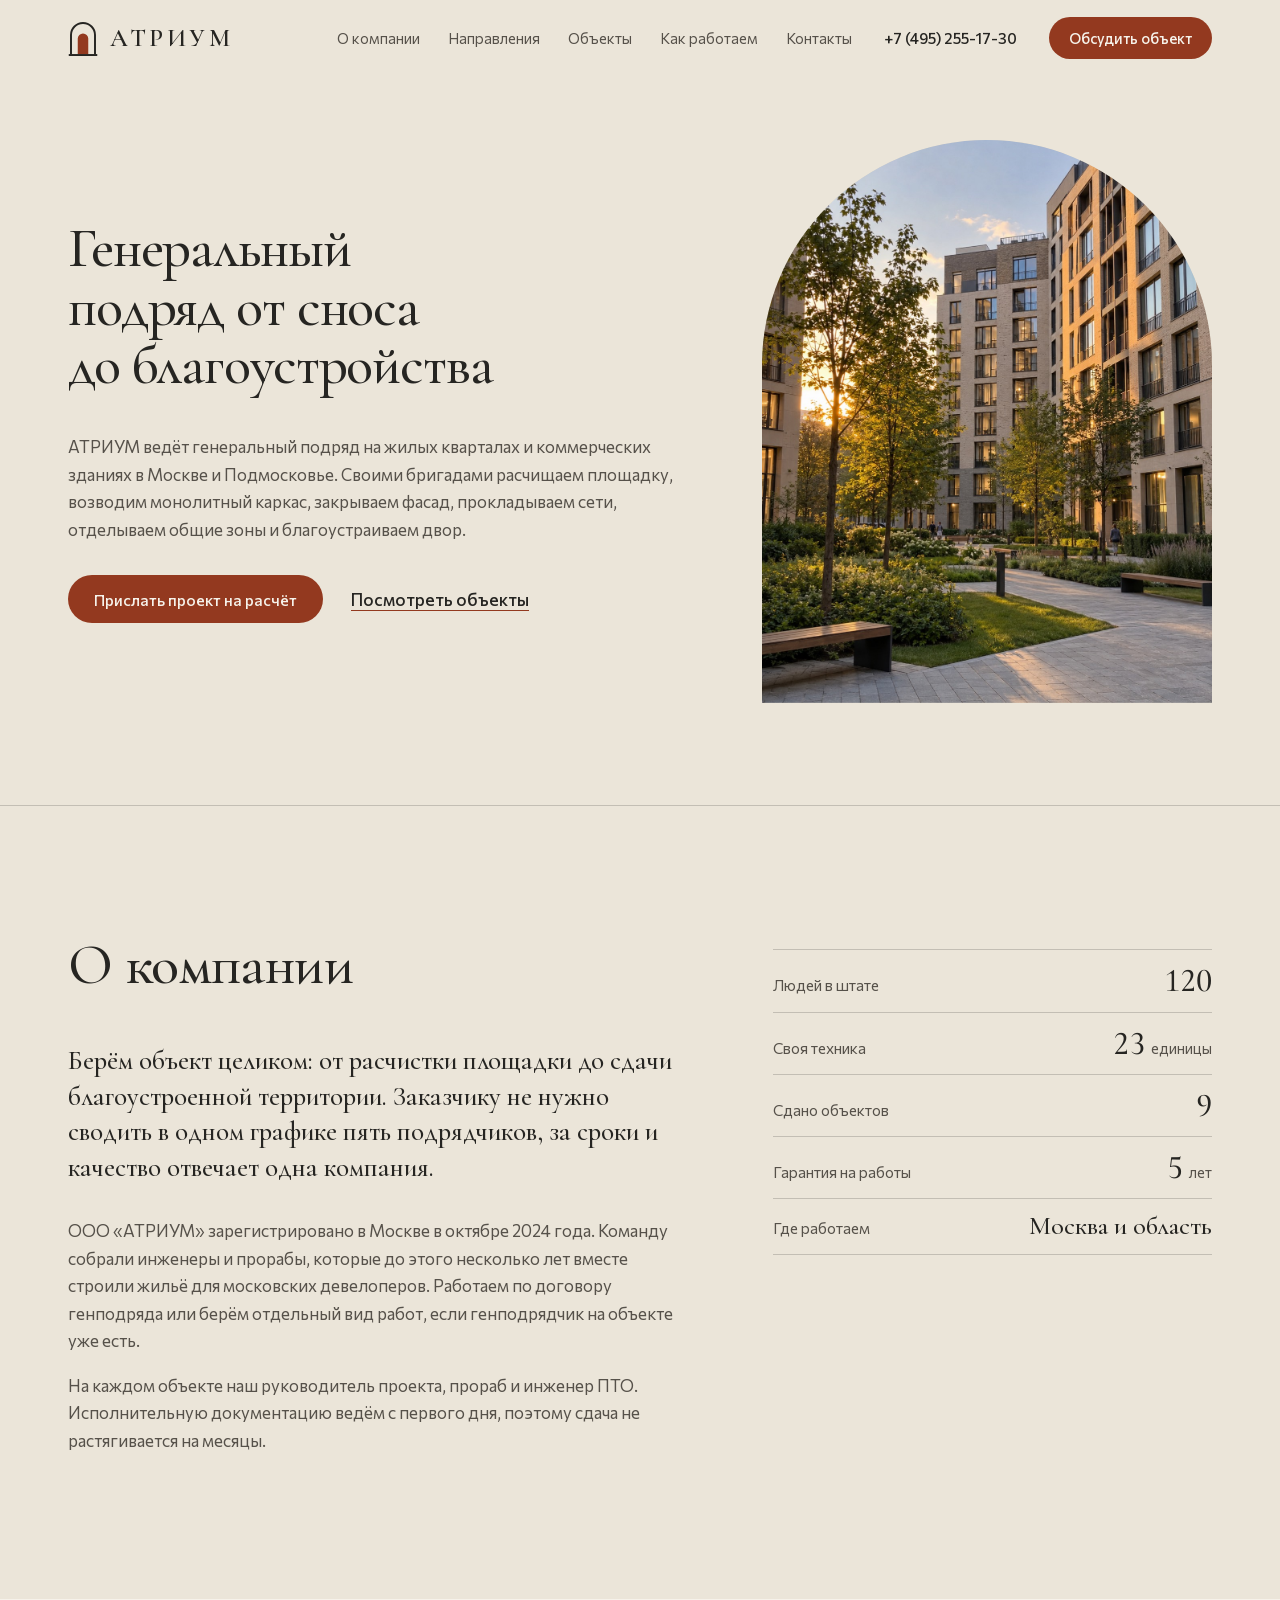
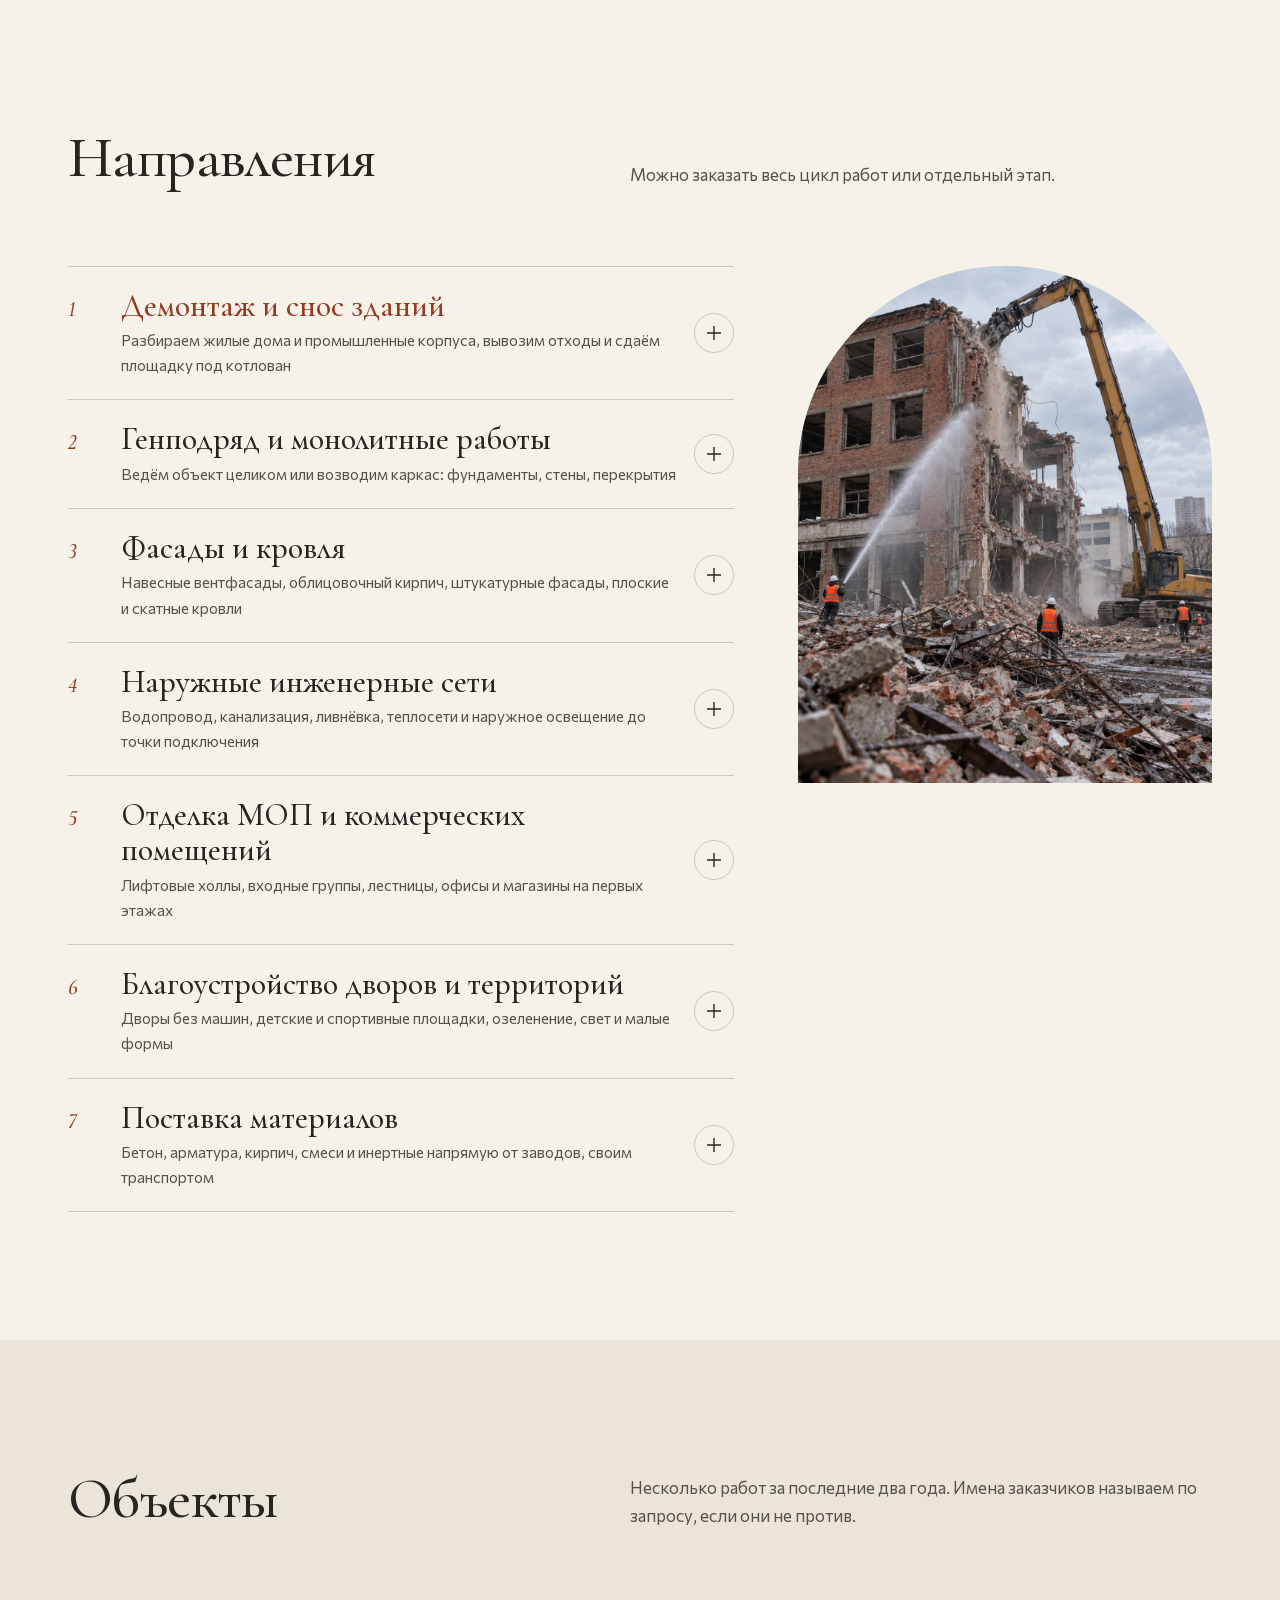
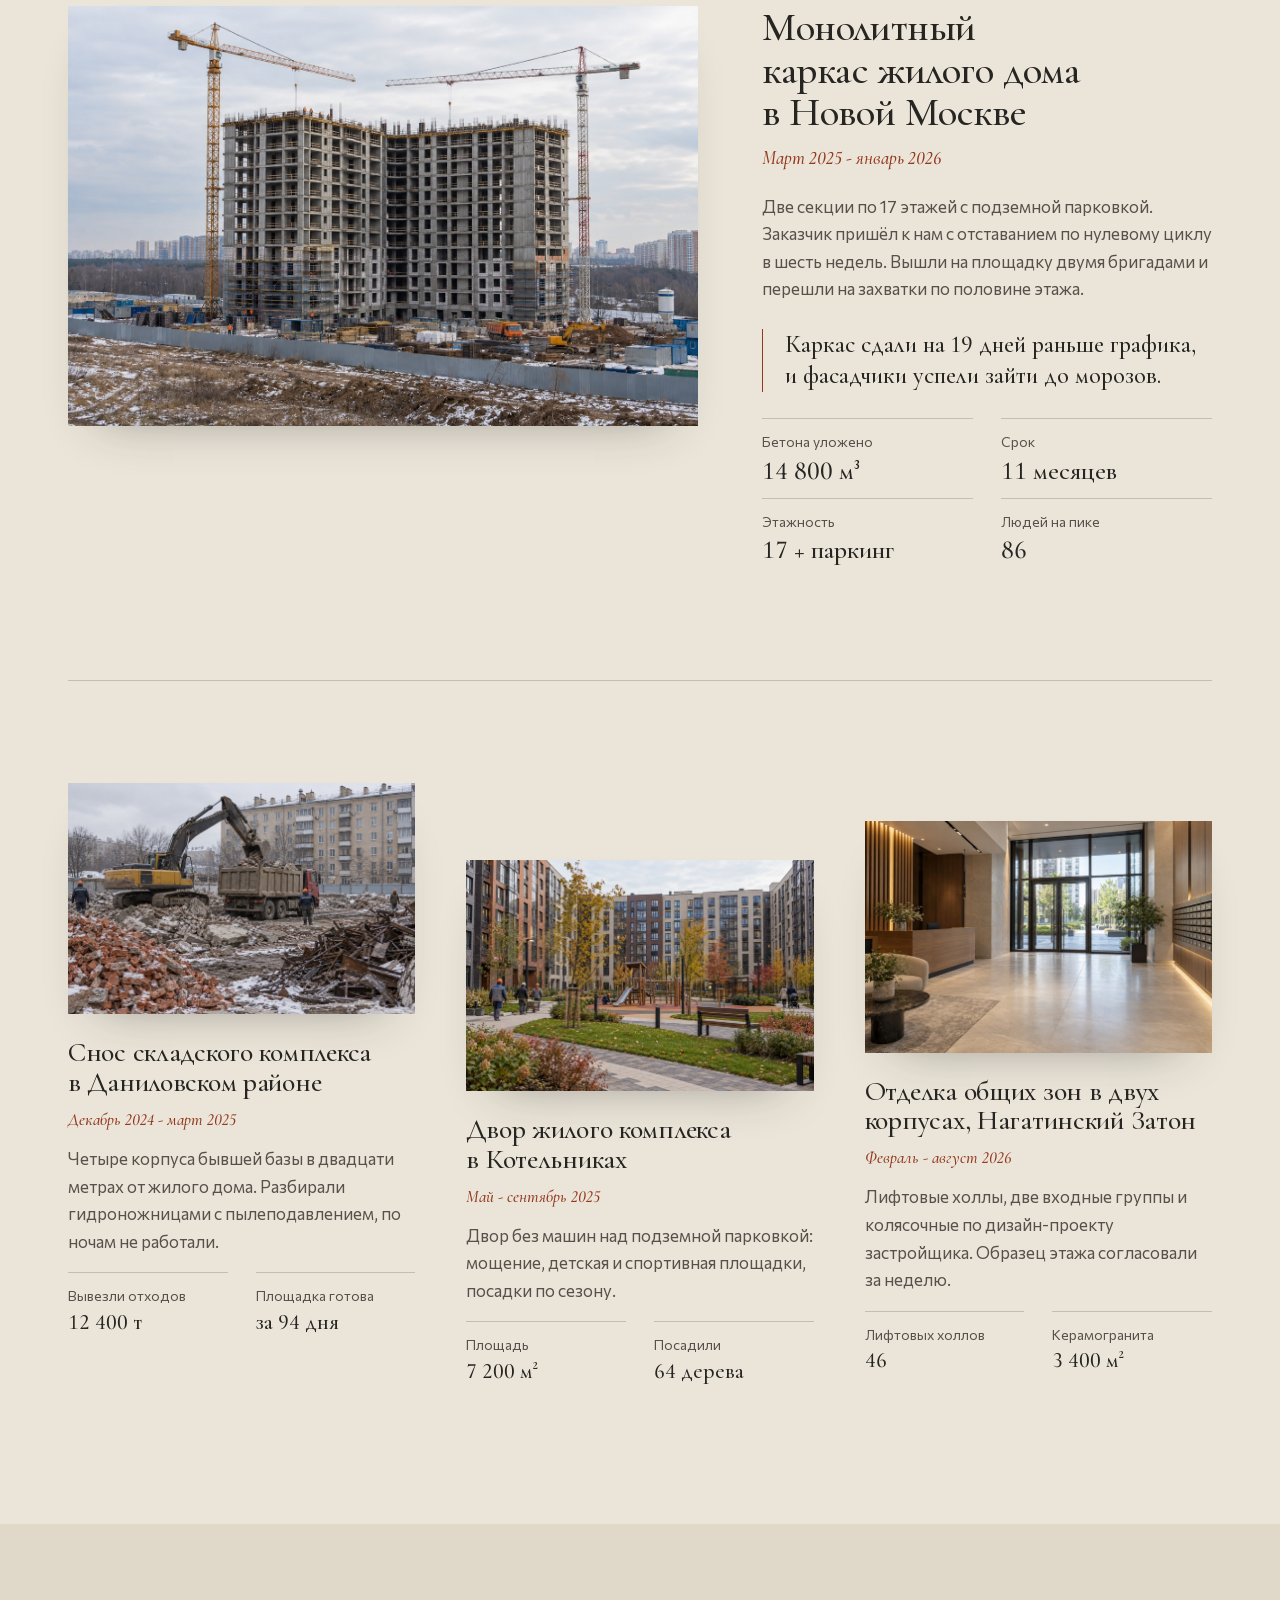
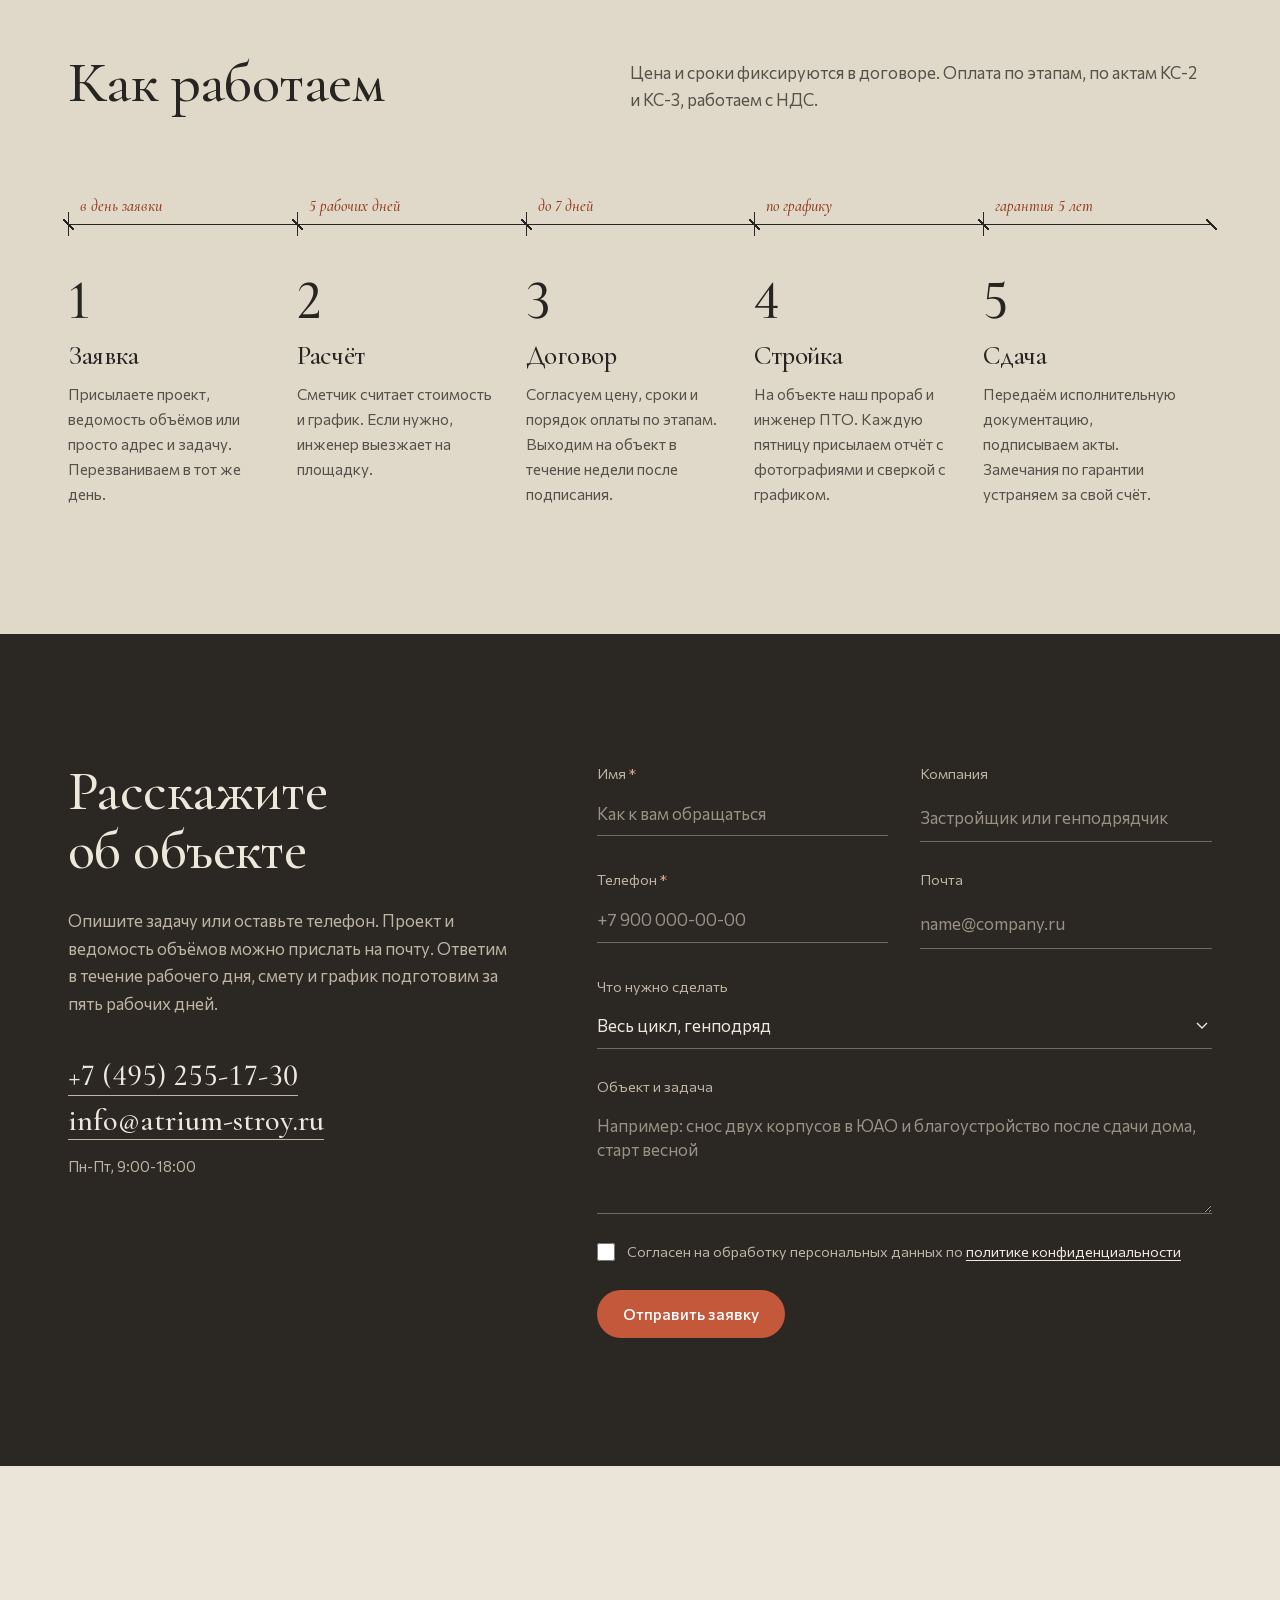
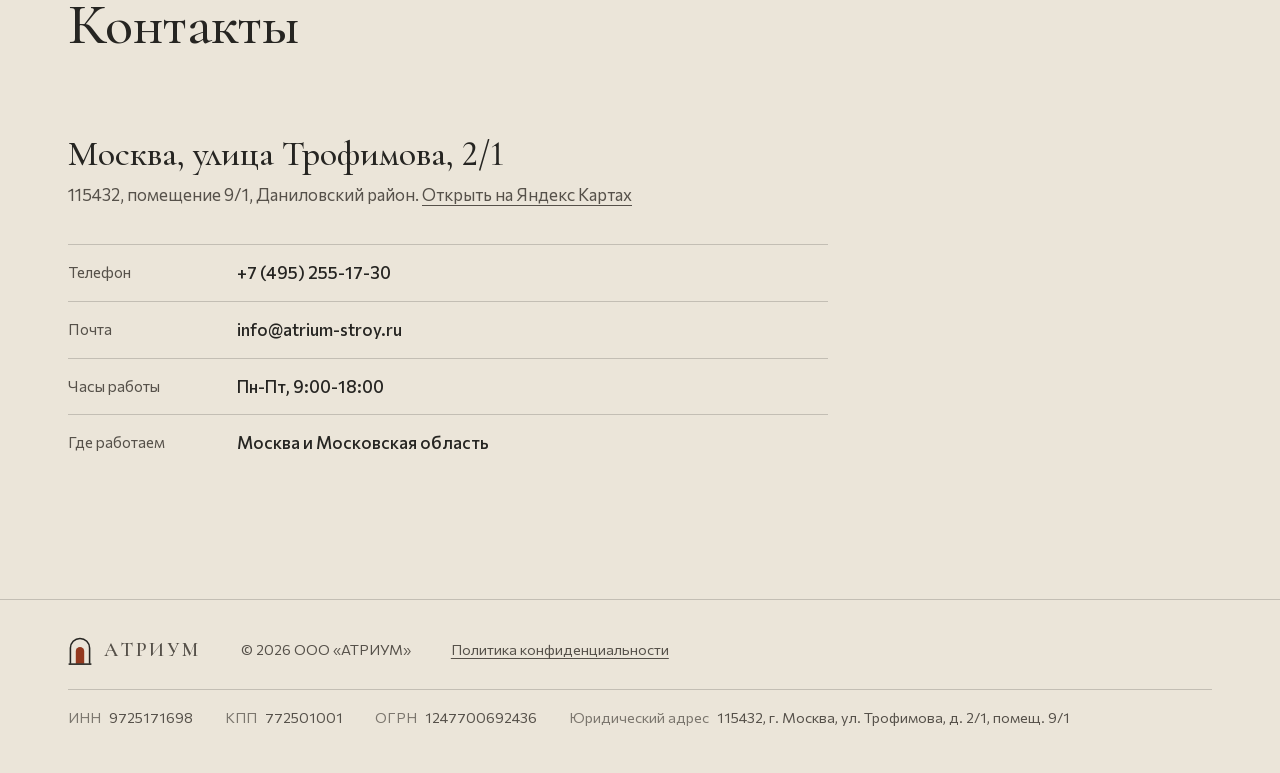
<file: atrium/index.html>
<!DOCTYPE html>
<html lang="ru">
<head>
<meta name="robots" content="noindex, nofollow">
<meta charset="utf-8">
<meta name="viewport" content="width=device-width, initial-scale=1">
<title>АТРИУМ: генеральный подряд, снос и благоустройство в Москве и области</title>
<meta name="description" content="ООО «АТРИУМ» строит жилые кварталы и коммерческие здания в Москве и Подмосковье: демонтаж и снос, монолит, фасады и кровля, наружные сети, отделка МОП, благоустройство дворов, поставка материалов.">
<link rel="canonical" href="https://atrium-stroy.ru/">
<meta property="og:type" content="website">
<meta property="og:locale" content="ru_RU">
<meta property="og:title" content="АТРИУМ: строим от сноса до благоустройства двора">
<meta property="og:description" content="Генеральный подряд на жилых и коммерческих объектах в Москве и Московской области.">
<meta property="og:url" content="https://atrium-stroy.ru/">
<meta property="og:image" content="https://atrium-stroy.ru/og-image.jpg">
<link rel="icon" href="favicon.svg" type="image/svg+xml">
<link rel="icon" href="favicon-32x32.png" sizes="32x32" type="image/png">
<link rel="apple-touch-icon" href="apple-touch-icon.png">
<link rel="manifest" href="site.webmanifest">
<meta name="theme-color" content="#EBE5D9">
<link rel="preload" href="fonts/Cormorant-cyrillic.woff2" as="font" type="font/woff2" crossorigin>
<link rel="preload" href="fonts/Commissioner-cyrillic.woff2" as="font" type="font/woff2" crossorigin>
<link rel="stylesheet" href="fonts/fonts.css">
<script type="application/ld+json">
{"@context":"https://schema.org","@type":"GeneralContractor","name":"ООО «АТРИУМ»","url":"https://atrium-stroy.ru/","telephone":"+7 495 255-17-30","email":"info@atrium-stroy.ru","taxID":"9725171698","foundingDate":"2024-10-21","areaServed":["Москва","Московская область"],"address":{"@type":"PostalAddress","postalCode":"115432","addressLocality":"Москва","streetAddress":"ул. Трофимова, д. 2/1, помещ. 9/1","addressCountry":"RU"},"openingHours":"Mo-Fr 09:00-18:00"}
</script>
<style>
:root{
  --stone:#EBE5D9;
  --stone-deep:#E0D8C8;
  --paper:#F6F2EA;
  --ink:#262522;
  --ink-2:#56514A;
  --brick:#93391F;
  --brick-deep:#772D17;
  --rule:rgba(38,37,34,.2);
  --night:#2B2824;
  --night-ink:#EEE8DC;
  --night-2:#BDB4A4;
  --serif:'Cormorant Garamond',Georgia,'Times New Roman',serif;
  --sans:'Commissioner',system-ui,-apple-system,'Segoe UI',sans-serif;
  --wrap:1240px;
  --gut:clamp(16px,4vw,48px);
  --ease:cubic-bezier(.16,1,.3,1);
}
*,*::before,*::after{box-sizing:border-box}
html{scroll-behavior:smooth;scroll-padding-top:84px;-webkit-text-size-adjust:100%}
body{margin:0;background:var(--stone);color:var(--ink);font:400 17px/1.62 var(--sans);font-feature-settings:"kern","liga";overflow-x:hidden}
img{display:block;max-width:100%}
a{color:inherit;text-decoration-thickness:1px;text-underline-offset:.22em}
::selection{background:var(--brick);color:var(--paper)}
:focus-visible{outline:2px solid var(--brick);outline-offset:3px;border-radius:2px}
html{scrollbar-color:#B7AC98 var(--stone)}
::-webkit-scrollbar{width:12px}
::-webkit-scrollbar-track{background:var(--stone)}
::-webkit-scrollbar-thumb{background:#B7AC98;border:3px solid var(--stone);border-radius:8px}
h1,h2,h3{font-family:var(--serif);font-weight:500;line-height:1.04;letter-spacing:-.01em;margin:0;text-wrap:balance}
p{margin:0 0 1em}
.wrap{max-width:var(--wrap);margin:0 auto;padding:0 var(--gut)}
/* shorthand font сбрасывает числа, поэтому фиксируем прописные цифры для всех элементов */
body *{font-variant-numeric:lining-nums!important}
.num,.num *{font-variant-numeric:lining-nums tabular-nums!important}
.skip{position:absolute;left:-9999px;top:8px;background:var(--ink);color:var(--paper);padding:10px 16px;z-index:50}
.skip:focus{left:8px}

/* ---------- шапка ---------- */
.top{position:sticky;top:0;z-index:30;background:var(--stone);transition:box-shadow .3s}
.top.scrolled{box-shadow:0 1px 0 var(--rule),0 8px 24px -16px rgba(38,37,34,.35)}
.top-in{display:flex;align-items:center;gap:32px;height:76px}
.brand{display:flex;align-items:center;gap:12px;text-decoration:none;color:var(--ink);flex:none}
.brand svg{width:30px;height:36px}
.brand b{font:600 25px/1 var(--serif);letter-spacing:.14em}
.nav{display:flex;gap:28px;margin-left:auto}
.nav a{font-size:15px;text-decoration:none;color:var(--ink-2);padding:6px 0;background:linear-gradient(var(--brick),var(--brick)) 0 100%/0 1px no-repeat;transition:background-size .35s var(--ease),color .2s}
.nav a:hover{color:var(--ink);background-size:100% 1px}
.top-tel{font:500 15px/1 var(--sans);text-decoration:none;white-space:nowrap}
.btn{display:inline-flex;align-items:center;justify-content:center;gap:10px;min-height:48px;padding:0 26px;border-radius:999px;background:var(--brick);color:var(--paper);font:500 15.5px/1 var(--sans);text-decoration:none;border:0;cursor:pointer;transition:background .25s,transform .25s var(--ease)}
.btn:hover{background:var(--brick-deep)}
.btn:active{transform:translateY(1px)}
.btn-sm{min-height:42px;padding:0 20px;font-size:14.5px}
.burger{display:none;margin-left:auto;width:46px;height:46px;border:1px solid var(--rule);border-radius:50%;background:transparent;cursor:pointer;color:var(--ink)}
.burger svg{width:20px;height:20px;margin:auto}
.mnav{position:fixed;inset:76px 0 0;background:var(--stone);z-index:29;padding:24px var(--gut) 40px;display:flex;flex-direction:column;gap:4px;transform:translateY(-8px);opacity:0;visibility:hidden;transition:opacity .25s,transform .35s var(--ease),visibility 0s .35s}
.mnav.open{opacity:1;transform:none;visibility:visible;transition:opacity .25s,transform .35s var(--ease)}
.mnav a{font:500 34px/1.25 var(--serif);text-decoration:none;padding:8px 0;border-bottom:1px solid var(--rule)}
.mnav .mnav-contacts{margin-top:auto;font:400 17px/1.7 var(--sans)}
.mnav .mnav-contacts a{font:500 22px/1.4 var(--sans);border:0;padding:0}

/* ---------- первый экран ---------- */
.hero{padding:clamp(28px,5vw,64px) 0 clamp(56px,8vw,112px)}
.hero-grid{display:grid;grid-template-columns:minmax(0,7fr) minmax(0,5fr);gap:clamp(32px,5vw,80px);align-items:center}
.hero h1{font-size:clamp(2.5rem,4.4vw,4.3rem);line-height:1.04;letter-spacing:-.02em;max-width:17ch}
.hero .lead{margin-top:clamp(24px,3vw,40px);max-width:36em;color:var(--ink-2);font-size:clamp(17px,1.3vw,19px)}
.hero-actions{display:flex;flex-wrap:wrap;align-items:center;gap:14px 28px;margin-top:32px}
.tlink{font-weight:500;color:var(--ink);text-decoration:underline;text-decoration-color:var(--brick)}
.tlink:hover{color:var(--brick)}
.hero-fig{margin:0;position:relative;color:var(--ink)}
.hero-arch{position:relative;aspect-ratio:4/5;border-radius:50% 50% 0 0/40% 40% 0 0;overflow:hidden;background:var(--stone-deep)}
.hero-arch img{width:100%;height:100%;object-fit:cover;object-position:50% 50%}
figcaption,.cap{font:italic 500 15px/1.4 var(--serif);color:var(--ink-2);text-wrap:pretty}
/* появление: фото поднимается в арке */
@media (prefers-reduced-motion:no-preference){
  .hero-arch{clip-path:inset(100% 0 0 0);animation:rise 1.4s var(--ease) .15s forwards}
  .hero-arch img{transform:scale(1.08);animation:settle 2.2s var(--ease) .15s forwards}
}
@keyframes rise{to{clip-path:inset(0 0 0 0)}}
@keyframes settle{to{transform:none}}

/* ---------- общие разделы ---------- */
.sec{padding:clamp(72px,10vw,140px) 0}
.sec-head{display:grid;grid-template-columns:minmax(0,5fr) minmax(0,6fr);gap:24px clamp(32px,6vw,96px);align-items:end;margin-bottom:clamp(40px,6vw,80px)}
.sec h2{font-size:clamp(2.4rem,4.6vw,4.2rem)}
.sec-head p{margin:0;color:var(--ink-2);max-width:34em}

/* ---------- о компании ---------- */
.about{border-top:1px solid var(--rule)}
.about-grid{display:grid;grid-template-columns:minmax(0,7fr) minmax(0,5fr);gap:clamp(40px,7vw,120px)}
.about h2{font-size:clamp(2.4rem,4.6vw,4.2rem);max-width:13ch;margin-bottom:clamp(28px,4vw,48px)}
.about .big{font:500 clamp(1.45rem,2.1vw,1.9rem)/1.32 var(--serif);max-width:28em;margin-bottom:1.2em}
.about-text p:not(.big){max-width:36em;color:var(--ink-2)}
.ledger{margin:0;align-self:start;margin-top:clamp(8px,1.2vw,16px)}
.ledger div{display:flex;align-items:baseline;gap:12px;padding:14px 0;border-bottom:1px solid var(--rule)}
.ledger div:first-child{border-top:1px solid var(--rule)}
.ledger dt{color:var(--ink-2);font-size:15.5px;flex:1}
.ledger dd{margin:0;font:500 clamp(1.8rem,2.6vw,2.4rem)/1 var(--serif);text-align:right}
.ledger dd small{font:400 15px var(--sans);color:var(--ink-2);margin-left:6px}

/* ---------- направления ---------- */
.dirs{background:var(--paper)}
.dir-grid{display:grid;grid-template-columns:minmax(0,7.4fr) minmax(0,4.6fr);gap:clamp(32px,5vw,80px);align-items:start}
.dir-list{list-style:none;margin:0;padding:0;border-top:1px solid var(--rule)}
.dir{border-bottom:1px solid var(--rule)}
.dir-head{all:unset;box-sizing:border-box;display:grid;grid-template-columns:2.2em minmax(0,1fr) 40px;gap:4px 16px;align-items:baseline;width:100%;padding:22px 0;cursor:pointer}
.dir-head:focus-visible{outline:2px solid var(--brick);outline-offset:4px}
.dir-n{font:italic 500 22px/1 var(--serif);color:var(--brick)}
.dir-name{font:500 clamp(1.6rem,2.5vw,2.3rem)/1.08 var(--serif);transition:color .2s}
.dir-short{grid-column:2;color:var(--ink-2);font-size:15.5px;max-width:40em}
.dir-plus{grid-row:1/span 2;grid-column:3;align-self:center;width:40px;height:40px;border:1px solid var(--rule);border-radius:50%;display:grid;place-items:center;transition:background .25s,border-color .25s,transform .4s var(--ease)}
.dir-plus svg{width:14px;height:14px}
.dir-head:hover .dir-name,.dir.on .dir-name{color:var(--brick)}
.dir-head:hover .dir-plus{border-color:var(--ink)}
.dir.open .dir-plus{transform:rotate(45deg);background:var(--ink);color:var(--paper);border-color:var(--ink)}
.dir-body{display:grid;grid-template-rows:0fr;transition:grid-template-rows .45s var(--ease)}
.dir.open .dir-body{grid-template-rows:1fr}
.dir-in{overflow:hidden;min-height:0}
.dir-in>div{padding:0 56px 30px 3.2em;display:grid;grid-template-columns:minmax(0,1fr) minmax(0,1fr);gap:8px 40px}
.dir-in p{grid-column:1/-1;max-width:40em}
.dir-in ul{margin:0;padding:0;list-style:none;grid-column:1/-1;columns:2;column-gap:40px}
.dir-in li{padding:7px 0 7px 20px;position:relative;break-inside:avoid;font-size:15.5px;color:var(--ink-2)}
.dir-in li::before{content:"";position:absolute;left:0;top:.95em;width:9px;height:9px;border:1px solid var(--brick);border-radius:9px 9px 0 0;border-bottom:0}
.dir-in .tlink{grid-column:1/-1;justify-self:start;margin-top:14px;font-size:15.5px}
.dir-in .m-photo{display:none}
.dir-fig{position:sticky;top:110px;margin:0}
.dir-arch{position:relative;aspect-ratio:4/5;border-radius:50% 50% 0 0/40% 40% 0 0;overflow:hidden;background:var(--stone-deep)}
.dir-arch img{position:absolute;inset:0;width:100%;height:100%;object-fit:cover;opacity:0;transition:opacity .5s ease,transform 1.2s var(--ease);transform:scale(1.04)}
.dir-arch img.on{opacity:1;transform:none}

/* ---------- объекты ---------- */
.spread{display:grid;grid-template-columns:minmax(0,7fr) minmax(0,5fr);gap:clamp(32px,5vw,80px);align-items:start;padding-bottom:clamp(56px,8vw,104px);border-bottom:1px solid var(--rule)}
.sheet{margin:0;overflow:hidden;background:var(--stone-deep);box-shadow:0 24px 48px -32px rgba(38,37,34,.45)}
.sheet img{width:100%;height:auto;aspect-ratio:3/2;object-fit:cover}
.sheet figcaption{margin-top:14px}
.case h3{font-size:clamp(2rem,3.2vw,3rem);margin-bottom:12px}
.case .when{color:var(--brick);font:italic 500 19px/1.3 var(--serif);margin-bottom:22px}
.case p{color:var(--ink-2);max-width:34em}
.case .result{font:500 clamp(1.35rem,1.9vw,1.65rem)/1.3 var(--serif);color:var(--ink);margin:26px 0;padding-left:22px;border-left:1px solid var(--brick)}
.specs{display:grid;grid-template-columns:repeat(2,minmax(0,1fr));gap:0 28px;margin:0}
.specs div{padding:12px 0;border-top:1px solid var(--rule)}
.specs dt{font-size:14px;color:var(--ink-2)}
.specs dd{margin:2px 0 0;font:500 26px/1.15 var(--serif)}
.cases{display:grid;grid-template-columns:repeat(3,minmax(0,1fr));gap:clamp(28px,4vw,56px);padding-top:clamp(56px,8vw,104px)}
.cases .case:nth-child(2){margin-top:clamp(0px,6vw,96px)}
.cases .case:nth-child(3){margin-top:clamp(0px,3vw,48px)}
.cases .sheet{margin-bottom:24px}
.cases h3{font-size:clamp(1.6rem,2.2vw,2rem)}
.cases .when{font-size:17px;margin-bottom:14px}
.cases .specs dd{font-size:22px}

/* ---------- как работаем ---------- */
.how{background:var(--stone-deep)}
.steps{list-style:none;margin:0;padding:0;display:grid;grid-template-columns:repeat(5,minmax(0,1fr));position:relative}
.steps li{position:relative}
.steps li>div:last-child{padding-right:24px}
.dimline{position:relative;height:56px;margin-bottom:26px}
.dimline::before{content:"";position:absolute;left:0;right:0;top:34px;border-top:1px solid var(--ink)}
.dimline::after{content:"";position:absolute;left:-5px;top:29px;width:11px;height:11px;background:linear-gradient(45deg,transparent 45%,var(--ink) 45%,var(--ink) 58%,transparent 58%)}
.dimline span{position:absolute;left:12px;top:8px;font:italic 500 16px/1 var(--serif);color:var(--brick);white-space:nowrap}
.steps li:last-child .dimline i{position:absolute;right:-5px;top:29px;width:11px;height:11px;background:linear-gradient(45deg,transparent 45%,var(--ink) 45%,var(--ink) 58%,transparent 58%)}
.dimline b{position:absolute;left:0;top:22px;height:24px;border-left:1px solid var(--ink)}
.step-n{font:500 56px/1 var(--serif);color:var(--ink);display:block;margin-bottom:14px}
.steps h3{font-size:27px;margin-bottom:10px}
.steps p{font-size:15.5px;color:var(--ink-2);margin:0}

/* ---------- заявка ---------- */
.apply{background:var(--night);color:var(--night-ink)}
.apply ::selection{background:var(--night-ink);color:var(--night)}
.apply-grid{display:grid;grid-template-columns:minmax(0,5fr) minmax(0,7fr);gap:clamp(40px,7vw,120px)}
.apply h2{font-size:clamp(2.4rem,4.4vw,4rem);max-width:12ch;margin-bottom:28px}
.apply-intro p{color:var(--night-2);max-width:30em}
.direct{margin-top:40px;display:grid;gap:6px}
.direct a{font:500 clamp(1.6rem,2.4vw,2.1rem)/1.25 var(--serif);text-decoration:none;color:var(--night-ink);justify-self:start;background:linear-gradient(var(--night-2),var(--night-2)) 0 100%/100% 1px no-repeat}
.direct a:hover{background-image:linear-gradient(#E3A588,#E3A588)}
.direct span{color:var(--night-2);font-size:15px;margin-top:8px}
.form{display:grid;grid-template-columns:1fr 1fr;gap:26px 32px}
.fld{display:grid;gap:6px}
.fld.full{grid-column:1/-1}
.fld label{font-size:14.5px;color:var(--night-2)}
.fld label i{font-style:normal;color:#E3A588}
.fld input,.fld select,.fld textarea{font:400 17px/1.4 var(--sans);color:var(--night-ink);background:transparent;border:0;border-bottom:1px solid rgba(238,232,220,.35);padding:10px 0;border-radius:0;transition:border-color .2s;width:100%;caret-color:#E3A588}
.fld select{appearance:none;-webkit-appearance:none;background:url("data:image/svg+xml,%3Csvg xmlns='http://www.w3.org/2000/svg' width='12' height='8' fill='none' stroke='%23EEE8DC' stroke-width='1.4'%3E%3Cpath d='M1 1l5 5 5-5'/%3E%3C/svg%3E") no-repeat right 4px center;padding-right:24px;cursor:pointer}
.fld select option{color:var(--ink);background:var(--paper)}
.fld textarea{min-height:110px;resize:vertical}
.fld input::placeholder,.fld textarea::placeholder{color:rgba(189,180,164,.75)}
.fld input:focus,.fld select:focus,.fld textarea:focus{outline:none;border-bottom-color:#E3A588}
.fld input:focus-visible,.fld select:focus-visible,.fld textarea:focus-visible{box-shadow:0 1px 0 #E3A588}
.fld input[aria-invalid=true]{border-bottom-color:#F08A6A}
.err{font-size:14px;color:#F3A285;min-height:0}
.consent{grid-column:1/-1;display:flex;gap:12px;align-items:flex-start;font-size:14.5px;color:var(--night-2);cursor:pointer}
.consent input{margin:3px 0 0;width:18px;height:18px;accent-color:#C4583A;flex:none}
.consent a{color:var(--night-ink)}
.send{grid-column:1/-1;display:flex;align-items:center;gap:20px;flex-wrap:wrap}
.apply .btn{background:#C4583A;color:#fff}
.apply .btn:hover{background:#A9452A}
.apply .btn[disabled]{opacity:.6;cursor:progress}
.status{font-size:15.5px;color:var(--night-ink)}
.status.bad{color:#F3A285}

/* ---------- контакты ---------- */
.contact-grid{display:block;max-width:760px}
.addr{font:500 clamp(1.8rem,2.8vw,2.5rem)/1.2 var(--serif);margin:0 0 6px}
.addr-sub{color:var(--ink-2)}
.clist{margin:36px 0 0;display:grid;gap:0}
.clist div{display:grid;grid-template-columns:9em 1fr;gap:16px;padding:14px 0;border-top:1px solid var(--rule)}
.clist dt{color:var(--ink-2);font-size:15.5px}
.clist dd{margin:0;font-weight:500}
.clist a{text-decoration:none}
.clist a:hover{color:var(--brick);text-decoration:underline}

/* ---------- подвал ---------- */
.foot{border-top:1px solid var(--rule);padding:36px 0 44px;font-size:14.5px;color:var(--ink-2)}
.foot-in{display:flex;flex-wrap:wrap;gap:16px 40px;align-items:center}
.foot .brand b{font-size:20px}
.foot .brand svg{width:24px;height:29px}
.foot a{color:var(--ink-2)}
.foot a:hover{color:var(--ink)}
.foot-req{flex-basis:100%;display:flex;flex-wrap:wrap;gap:6px 32px;margin:8px 0 0;padding-top:16px;border-top:1px solid var(--rule)}
.foot-req div{display:flex;gap:8px}
.foot-req dt{opacity:.75}
.foot-req dd{margin:0}

/* ---------- адаптив ---------- */
@media (max-width:1180px){
  .nav{gap:20px}
  .top-tel{display:none}
}
@media (max-width:980px){
  .nav,.top .btn-sm{display:none}
  .burger{display:grid}
  .hero-grid,.about-grid,.dir-grid,.spread,.apply-grid,.contact-grid{grid-template-columns:minmax(0,1fr)}
  .sec-head{grid-template-columns:minmax(0,1fr)}
  .hero-fig{max-width:440px;width:100%;justify-self:center}
  .dir-fig{display:none}
  .dir-in .m-photo{display:block;grid-column:1/-1;margin:4px 0 14px;aspect-ratio:16/10;border-radius:999px 999px 0 0/60% 60% 0 0;overflow:hidden}
  .dir-in .m-photo img{width:100%;height:100%;object-fit:cover}
  .cases{grid-template-columns:repeat(2,minmax(0,1fr))}
  .cases .case:nth-child(2){margin-top:64px}
  .cases .case:nth-child(3){margin-top:0}
  .steps{grid-template-columns:minmax(0,1fr);gap:0}
  .steps li{display:grid;grid-template-columns:72px minmax(0,1fr);gap:0 18px;padding:0 0 30px}
  .dimline{grid-row:1/span 3;height:auto;margin:0}
  .dimline::before{left:34px;right:auto;top:0;bottom:-30px;border-top:0;border-left:1px solid var(--ink)}
  .dimline::after{left:29px;top:-5px}
  .dimline b{display:none}
  .dimline span{left:auto;right:calc(100% - 26px);top:60px;writing-mode:vertical-rl;transform:rotate(180deg);font-size:15px}
  .steps li:last-child .dimline::before{bottom:0}
  .steps li:last-child .dimline i{right:auto;left:29px;top:auto;bottom:-5px}
  .step-n{font-size:44px;margin:0 0 6px}
}
@media (max-width:640px){
  body{font-size:16.5px}
  .top-in{height:64px}
  .mnav{inset:64px 0 0}
  html{scroll-padding-top:72px}
  .brand b{font-size:22px}
  .hero h1{font-size:clamp(2.35rem,10.5vw,3rem)}
  .hero-actions .btn{width:100%}
  .ledger dd{font-size:1.9rem}
  .dir-head{grid-template-columns:1.6em minmax(0,1fr) 36px;gap:4px 10px;padding:18px 0}
  .dir-plus{width:36px;height:36px}
  .dir-short{grid-column:2/-1}
  .dir-in>div{padding:0 0 26px 0;grid-template-columns:minmax(0,1fr)}
  .dir-in ul{columns:1}
  .cases{grid-template-columns:minmax(0,1fr)}
  .cases .case:nth-child(2){margin-top:0}
  .form{grid-template-columns:minmax(0,1fr)}
  .clist div,.req dl div{grid-template-columns:minmax(0,1fr);gap:2px}
}
@media (prefers-reduced-motion:reduce){
  html{scroll-behavior:auto}
  *,*::before,*::after{transition-duration:.01ms!important}
}
</style>
</head>
<body>
<a class="skip" href="#main">Перейти к содержанию</a>

<header class="top" id="top">
  <div class="wrap top-in">
    <a class="brand" href="#main" aria-label="АТРИУМ, на главную">
      <svg viewBox="0 0 40 48" aria-hidden="true" fill="none"><path d="M4 46V20a16 16 0 0 1 32 0v26" stroke="#262522" stroke-width="2.6"/><path d="M13 46V25a7 7 0 0 1 14 0v21z" fill="#93391F"/><path d="M1 46.7h38" stroke="#262522" stroke-width="2.6"/></svg>
      <b>АТРИУМ</b>
    </a>
    <nav class="nav" aria-label="Разделы">
      <a href="#o-kompanii">О компании</a>
      <a href="#napravleniya">Направления</a>
      <a href="#obekty">Объекты</a>
      <a href="#kak-rabotaem">Как работаем</a>
      <a href="#kontakty">Контакты</a>
    </nav>
    <a class="top-tel num" href="tel:+74952551730">+7 (495) 255-17-30</a>
    <a class="btn btn-sm" href="#zayavka">Обсудить объект</a>
    <button class="burger" type="button" aria-label="Открыть меню" aria-expanded="false" aria-controls="mnav">
      <svg viewBox="0 0 20 20" fill="none" stroke="currentColor" stroke-width="1.6"><path d="M2 6h16M2 14h16"/></svg>
    </button>
  </div>
</header>
<nav class="mnav" id="mnav" aria-label="Меню">
  <a href="#o-kompanii">О компании</a>
  <a href="#napravleniya">Направления</a>
  <a href="#obekty">Объекты</a>
  <a href="#kak-rabotaem">Как работаем</a>
  <a href="#zayavka">Заявка на расчёт</a>
  <a href="#kontakty">Контакты</a>
  <div class="mnav-contacts">
    <a class="num" href="tel:+74952551730">+7 (495) 255-17-30</a><br>
    <a href="mailto:info@atrium-stroy.ru">info@atrium-stroy.ru</a><br>
    Пн-Пт, 9:00-18:00
  </div>
</nav>

<main id="main">

<section class="hero">
  <div class="wrap hero-grid">
    <div class="hero-text">
      <h1>Генеральный подряд от сноса до благоустройства</h1>
      <p class="lead">АТРИУМ ведёт генеральный подряд на жилых кварталах и коммерческих зданиях в Москве и Подмосковье. Своими бригадами расчищаем площадку, возводим монолитный каркас, закрываем фасад, прокладываем сети, отделываем общие зоны и благоустраиваем двор.</p>
      <div class="hero-actions">
        <a class="btn" href="#zayavka">Прислать проект на расчёт</a>
        <a class="tlink" href="#obekty">Посмотреть объекты</a>
      </div>
    </div>
    <figure class="hero-fig">
      <div class="hero-arch"><img src="img/hero.jpg" width="1120" height="1400" alt="Благоустроенный внутренний двор жилого квартала: дорожки, молодые деревья и скамейки между корпусами" fetchpriority="high"></div>
    </figure>
  </div>
</section>

<section class="sec about" id="o-kompanii">
  <div class="wrap about-grid">
    <div class="about-text">
      <h2>О компании</h2>
      <p class="big">Берём объект целиком: от расчистки площадки до сдачи благоустроенной территории. Заказчику не нужно сводить в одном графике пять подрядчиков, за сроки и качество отвечает одна компания.</p>
      <p>ООО «АТРИУМ» зарегистрировано в Москве в октябре 2024 года. Команду собрали инженеры и прорабы, которые до этого несколько лет вместе строили жильё для московских девелоперов. Работаем по договору генподряда или берём отдельный вид работ, если генподрядчик на объекте уже есть.</p>
      <p>На каждом объекте наш руководитель проекта, прораб и инженер ПТО. Исполнительную документацию ведём с первого дня, поэтому сдача не растягивается на месяцы.</p>
    </div>
    <dl class="ledger">
      <div><dt>Людей в штате</dt><dd class="num">120</dd></div>
      <div><dt>Своя техника</dt><dd class="num">23<small>единицы</small></dd></div>
      <div><dt>Сдано объектов</dt><dd class="num">9</dd></div>
      <div><dt>Гарантия на работы</dt><dd class="num">5<small>лет</small></dd></div>
      <div><dt>Где работаем</dt><dd style="font-size:1.6rem">Москва и область</dd></div>
    </dl>
  </div>
</section>

<section class="sec dirs" id="napravleniya">
  <div class="wrap">
    <div class="sec-head">
      <h2>Направления</h2>
      <p>Можно заказать весь цикл работ или отдельный этап.</p>
    </div>
    <div class="dir-grid">
      <ol class="dir-list">
        <li class="dir" data-img="img/snos.jpg">
          <button class="dir-head" type="button" aria-expanded="false" aria-controls="d1">
            <span class="dir-n">1</span><span class="dir-name">Демонтаж и снос зданий</span>
            <span class="dir-short">Разбираем жилые дома и промышленные корпуса, вывозим отходы и сдаём площадку под котлован</span>
            <span class="dir-plus" aria-hidden="true"><svg viewBox="0 0 14 14" stroke="currentColor" stroke-width="1.4"><path d="M7 0v14M0 7h14"/></svg></span>
          </button>
          <div class="dir-body" id="d1"><div class="dir-in"><div>
            <figure class="m-photo"><img src="img/snos.jpg" alt="" loading="lazy"></figure>
            <p>Сносим механизированно, гидроножницами и экскаватором с длинной стрелой, или вручную, если рядом жилые дома. До начала обследуем здание, готовим проект организации демонтажа и согласования.</p>
            <ul><li>Обследование и ПОД</li><li>Отключение и вынос сетей</li><li>Механизированный и ручной демонтаж</li><li>Сортировка и вывоз отходов с талонами</li><li>Вертикальная планировка площадки</li></ul>
            <a class="tlink" href="#zayavka" data-type="Демонтаж и снос">Обсудить снос</a>
          </div></div></div>
        </li>
        <li class="dir" data-img="img/monolit.jpg">
          <button class="dir-head" type="button" aria-expanded="false" aria-controls="d2">
            <span class="dir-n">2</span><span class="dir-name">Генподряд и монолитные работы</span>
            <span class="dir-short">Ведём объект целиком или возводим каркас: фундаменты, стены, перекрытия</span>
            <span class="dir-plus" aria-hidden="true"><svg viewBox="0 0 14 14" stroke="currentColor" stroke-width="1.4"><path d="M7 0v14M0 7h14"/></svg></span>
          </button>
          <div class="dir-body" id="d2"><div class="dir-in"><div>
            <figure class="m-photo"><img src="img/monolit.jpg" alt="" loading="lazy"></figure>
            <p>Своими бригадами вяжем арматуру, ставим опалубку и бетонируем. Как генподрядчик отвечаем за весь график, субподрядчиков и приёмку перед технадзором заказчика.</p>
            <ul><li>Котлован и фундаментная плита</li><li>Монолитный каркас до 25 этажей</li><li>Кладка стен и перегородок</li><li>Управление субподрядчиками</li><li>Исполнительная документация</li></ul>
            <a class="tlink" href="#zayavka" data-type="Генподряд и монолит">Обсудить генподряд</a>
          </div></div></div>
        </li>
        <li class="dir" data-img="img/fasad.jpg">
          <button class="dir-head" type="button" aria-expanded="false" aria-controls="d3">
            <span class="dir-n">3</span><span class="dir-name">Фасады и кровля</span>
            <span class="dir-short">Навесные вентфасады, облицовочный кирпич, штукатурные фасады, плоские и скатные кровли</span>
            <span class="dir-plus" aria-hidden="true"><svg viewBox="0 0 14 14" stroke="currentColor" stroke-width="1.4"><path d="M7 0v14M0 7h14"/></svg></span>
          </button>
          <div class="dir-body" id="d3"><div class="dir-in"><div>
            <figure class="m-photo"><img src="img/fasad.jpg" alt="" loading="lazy"></figure>
            <p>Работаем с люлек и строительных лесов, в том числе зимой с тепловыми контурами. Узлы примыканий согласуем с проектировщиком до начала монтажа, а не на приёмке.</p>
            <ul><li>Подсистемы и облицовка: керамогранит, фиброцемент, кассеты</li><li>Облицовочный кирпич</li><li>Мокрый фасад по утеплителю</li><li>Наплавляемые и мембранные кровли</li><li>Водосток и ограждения кровли</li></ul>
            <a class="tlink" href="#zayavka" data-type="Фасады и кровля">Обсудить фасад</a>
          </div></div></div>
        </li>
        <li class="dir" data-img="img/seti.jpg">
          <button class="dir-head" type="button" aria-expanded="false" aria-controls="d4">
            <span class="dir-n">4</span><span class="dir-name">Наружные инженерные сети</span>
            <span class="dir-short">Водопровод, канализация, ливнёвка, теплосети и наружное освещение до точки подключения</span>
            <span class="dir-plus" aria-hidden="true"><svg viewBox="0 0 14 14" stroke="currentColor" stroke-width="1.4"><path d="M7 0v14M0 7h14"/></svg></span>
          </button>
          <div class="dir-body" id="d4"><div class="dir-in"><div>
            <figure class="m-photo"><img src="img/seti.jpg" alt="" loading="lazy"></figure>
            <p>Прокладываем открытым способом и проколом под дорогами. Сети сдаём в эксплуатирующую организацию сами, с испытаниями, промывкой и исполнительной съёмкой.</p>
            <ul><li>Прокладка в траншее</li><li>ГНБ под дорогами и проездами</li><li>Колодцы и тепловые камеры</li><li>Испытания и промывка</li><li>Сдача в Мосводоканал и МОЭК</li></ul>
            <a class="tlink" href="#zayavka" data-type="Наружные сети">Обсудить сети</a>
          </div></div></div>
        </li>
        <li class="dir" data-img="img/otdelka.jpg">
          <button class="dir-head" type="button" aria-expanded="false" aria-controls="d5">
            <span class="dir-n">5</span><span class="dir-name">Отделка МОП и коммерческих помещений</span>
            <span class="dir-short">Лифтовые холлы, входные группы, лестницы, офисы и магазины на первых этажах</span>
            <span class="dir-plus" aria-hidden="true"><svg viewBox="0 0 14 14" stroke="currentColor" stroke-width="1.4"><path d="M7 0v14M0 7h14"/></svg></span>
          </button>
          <div class="dir-body" id="d5"><div class="dir-in"><div>
            <figure class="m-photo"><img src="img/otdelka.jpg" alt="" loading="lazy"></figure>
            <p>Делаем места общего пользования по дизайн-проекту застройщика и коммерческие помещения в white box или под ключ. Перед началом собираем образец этажа и согласуем его с заказчиком.</p>
            <ul><li>Черновая и чистовая отделка</li><li>Керамогранит и декоративная штукатурка</li><li>Подвесные потолки и освещение</li><li>Почтовые зоны и ресепшн</li><li>Помещения под арендаторов</li></ul>
            <a class="tlink" href="#zayavka" data-type="Отделка МОП и коммерции">Обсудить отделку</a>
          </div></div></div>
        </li>
        <li class="dir" data-img="img/blagoustroystvo.jpg">
          <button class="dir-head" type="button" aria-expanded="false" aria-controls="d6">
            <span class="dir-n">6</span><span class="dir-name">Благоустройство дворов и территорий</span>
            <span class="dir-short">Дворы без машин, детские и спортивные площадки, озеленение, свет и малые формы</span>
            <span class="dir-plus" aria-hidden="true"><svg viewBox="0 0 14 14" stroke="currentColor" stroke-width="1.4"><path d="M7 0v14M0 7h14"/></svg></span>
          </button>
          <div class="dir-body" id="d6"><div class="dir-in"><div>
            <figure class="m-photo"><img src="img/blagoustroystvo.jpg" alt="" loading="lazy"></figure>
            <p>Двор это последнее, что видит покупатель на приёмке квартиры, и первое, что он фотографирует. Поэтому мощение кладём по уровню, а деревья сажаем в сезон, а не в ноябре ради акта.</p>
            <ul><li>Вертикальная планировка</li><li>Мощение и бортовой камень</li><li>Резиновые и наливные покрытия</li><li>Деревья, кустарники, газон</li><li>Малые формы и освещение</li></ul>
            <a class="tlink" href="#zayavka" data-type="Благоустройство">Обсудить благоустройство</a>
          </div></div></div>
        </li>
        <li class="dir" data-img="img/materialy.jpg">
          <button class="dir-head" type="button" aria-expanded="false" aria-controls="d7">
            <span class="dir-n">7</span><span class="dir-name">Поставка материалов</span>
            <span class="dir-short">Бетон, арматура, кирпич, смеси и инертные напрямую от заводов, своим транспортом</span>
            <span class="dir-plus" aria-hidden="true"><svg viewBox="0 0 14 14" stroke="currentColor" stroke-width="1.4"><path d="M7 0v14M0 7h14"/></svg></span>
          </button>
          <div class="dir-body" id="d7"><div class="dir-in"><div>
            <figure class="m-photo"><img src="img/materialy.jpg" alt="" loading="lazy"></figure>
            <p>Поставляем на свои объекты и на объекты заказчика. Каждая партия с паспортами и сертификатами, которые сразу идут в исполнительную документацию.</p>
            <ul><li>Бетон с заводов-партнёров</li><li>Арматура и прокат с резкой в размер</li><li>Кирпич и блоки</li><li>Сухие смеси, утеплитель, мембраны</li><li>Доставка по Москве и области на следующий день</li></ul>
            <a class="tlink" href="#zayavka" data-type="Поставка материалов">Запросить поставку</a>
          </div></div></div>
        </li>
      </ol>
      <figure class="dir-fig" aria-hidden="true">
        <div class="dir-arch"><img alt=""><img alt=""></div>
      </figure>
    </div>
  </div>
</section>

<section class="sec objects" id="obekty">
  <div class="wrap">
    <div class="sec-head">
      <h2>Объекты</h2>
      <p>Несколько работ за последние два года. Имена заказчиков называем по запросу, если они не против.</p>
    </div>

    <article class="spread case">
      <figure class="sheet">
        <img src="img/case-monolit.jpg" width="1400" height="933" alt="Монолитный каркас жилого дома из двух секций с башенными кранами" loading="lazy">
      </figure>
      <div>
        <h3>Монолитный каркас жилого дома в Новой Москве</h3>
        <p class="when">Март 2025 - январь 2026</p>
        <p>Две секции по 17 этажей с подземной парковкой. Заказчик пришёл к нам с отставанием по нулевому циклу в шесть недель. Вышли на площадку двумя бригадами и перешли на захватки по половине этажа.</p>
        <p class="result">Каркас сдали на 19 дней раньше графика, и фасадчики успели зайти до морозов.</p>
        <dl class="specs num">
          <div><dt>Бетона уложено</dt><dd>14 800 м³</dd></div>
          <div><dt>Срок</dt><dd>11 месяцев</dd></div>
          <div><dt>Этажность</dt><dd>17 + паркинг</dd></div>
          <div><dt>Людей на пике</dt><dd>86</dd></div>
        </dl>
      </div>
    </article>

    <div class="cases">
      <article class="case">
        <figure class="sheet"><img src="img/case-snos.jpg" width="1400" height="933" alt="Площадка после сноса складских корпусов, экскаватор грузит самосвал" loading="lazy"></figure>
        <h3>Снос складского комплекса в Даниловском районе</h3>
        <p class="when">Декабрь 2024 - март 2025</p>
        <p>Четыре корпуса бывшей базы в двадцати метрах от жилого дома. Разбирали гидроножницами с пылеподавлением, по ночам не работали.</p>
        <dl class="specs num"><div><dt>Вывезли отходов</dt><dd>12 400 т</dd></div><div><dt>Площадка готова</dt><dd>за 94 дня</dd></div></dl>
      </article>
      <article class="case">
        <figure class="sheet"><img src="img/case-dvor.jpg" width="1400" height="933" alt="Благоустроенный двор жилого комплекса с детской площадкой" loading="lazy"></figure>
        <h3>Двор жилого комплекса в Котельниках</h3>
        <p class="when">Май - сентябрь 2025</p>
        <p>Двор без машин над подземной парковкой: мощение, детская и спортивная площадки, посадки по сезону.</p>
        <dl class="specs num"><div><dt>Площадь</dt><dd>7 200 м²</dd></div><div><dt>Посадили</dt><dd>64 дерева</dd></div></dl>
      </article>
      <article class="case">
        <figure class="sheet"><img src="img/case-holl.jpg" width="1400" height="933" alt="Входная группа жилого дома после отделки" loading="lazy"></figure>
        <h3>Отделка общих зон в двух корпусах, Нагатинский Затон</h3>
        <p class="when">Февраль - август 2026</p>
        <p>Лифтовые холлы, две входные группы и колясочные по дизайн-проекту застройщика. Образец этажа согласовали за неделю.</p>
        <dl class="specs num"><div><dt>Лифтовых холлов</dt><dd>46</dd></div><div><dt>Керамогранита</dt><dd>3 400 м²</dd></div></dl>
      </article>
    </div>
  </div>
</section>

<section class="sec how" id="kak-rabotaem">
  <div class="wrap">
    <div class="sec-head">
      <h2>Как работаем</h2>
      <p>Цена и сроки фиксируются в договоре. Оплата по этапам, по актам КС-2 и КС-3, работаем с НДС.</p>
    </div>
    <ol class="steps">
      <li><div class="dimline"><b></b><span>в день заявки</span></div><div><span class="step-n">1</span><h3>Заявка</h3><p>Присылаете проект, ведомость объёмов или просто адрес и задачу. Перезваниваем в тот же день.</p></div></li>
      <li><div class="dimline"><b></b><span>5 рабочих дней</span></div><div><span class="step-n">2</span><h3>Расчёт</h3><p>Сметчик считает стоимость и график. Если нужно, инженер выезжает на площадку.</p></div></li>
      <li><div class="dimline"><b></b><span>до 7 дней</span></div><div><span class="step-n">3</span><h3>Договор</h3><p>Согласуем цену, сроки и порядок оплаты по этапам. Выходим на объект в течение недели после подписания.</p></div></li>
      <li><div class="dimline"><b></b><span>по графику</span></div><div><span class="step-n">4</span><h3>Стройка</h3><p>На объекте наш прораб и инженер ПТО. Каждую пятницу присылаем отчёт с фотографиями и сверкой с графиком.</p></div></li>
      <li><div class="dimline"><b></b><span>гарантия 5 лет</span><i></i></div><div><span class="step-n">5</span><h3>Сдача</h3><p>Передаём исполнительную документацию, подписываем акты. Замечания по гарантии устраняем за свой счёт.</p></div></li>
    </ol>
  </div>
</section>

<section class="sec apply" id="zayavka">
  <div class="wrap apply-grid">
    <div class="apply-intro">
      <h2>Расскажите об объекте</h2>
      <p>Опишите задачу или оставьте телефон. Проект и ведомость объёмов можно прислать на почту. Ответим в течение рабочего дня, смету и график подготовим за пять рабочих дней.</p>
      <div class="direct">
        <a class="num" href="tel:+74952551730">+7 (495) 255-17-30</a>
        <a href="mailto:info@atrium-stroy.ru">info@atrium-stroy.ru</a>
        <span>Пн-Пт, 9:00-18:00</span>
      </div>
    </div>
    <form class="form" id="form" novalidate>
      <input type="checkbox" name="botcheck" tabindex="-1" autocomplete="off" hidden>
      <div class="fld"><label for="f-name">Имя <i>*</i></label><input id="f-name" name="name" autocomplete="name" required placeholder="Как к вам обращаться" aria-describedby="e-name"><span class="err" id="e-name" aria-live="polite"></span></div>
      <div class="fld"><label for="f-company">Компания</label><input id="f-company" name="company" autocomplete="organization" placeholder="Застройщик или генподрядчик"></div>
      <div class="fld"><label for="f-phone">Телефон <i>*</i></label><input id="f-phone" name="phone" type="tel" autocomplete="tel" required placeholder="+7 900 000-00-00" aria-describedby="e-phone"><span class="err" id="e-phone" aria-live="polite"></span></div>
      <div class="fld"><label for="f-email">Почта</label><input id="f-email" name="email" type="email" autocomplete="email" placeholder="name@company.ru"></div>
      <div class="fld full"><label for="f-type">Что нужно сделать</label>
        <select id="f-type" name="work_type">
          <option>Весь цикл, генподряд</option>
          <option>Демонтаж и снос</option>
          <option>Генподряд и монолит</option>
          <option>Фасады и кровля</option>
          <option>Наружные сети</option>
          <option>Отделка МОП и коммерции</option>
          <option>Благоустройство</option>
          <option>Поставка материалов</option>
        </select>
      </div>
      <div class="fld full"><label for="f-msg">Объект и задача</label><textarea id="f-msg" name="message" placeholder="Например: снос двух корпусов в ЮАО и благоустройство после сдачи дома, старт весной"></textarea></div>
      <label class="consent"><input type="checkbox" id="f-ok" required><span>Согласен на обработку персональных данных по <a href="privacy-policy.html" target="_blank" rel="noopener">политике конфиденциальности</a></span></label>
      <div class="send">
        <button class="btn" type="submit" id="send">Отправить заявку</button>
        <span class="status" id="status" role="status" aria-live="polite"></span>
      </div>
    </form>
  </div>
</section>

<section class="sec contacts" id="kontakty">
  <div class="wrap">
    <div class="sec-head"><h2>Контакты</h2></div>
    <div class="contact-grid">
      <div>
        <p class="addr">Москва, улица Трофимова, 2/1</p>
        <p class="addr-sub">115432, помещение 9/1, Даниловский район. <a href="https://yandex.ru/maps/?text=%D0%9C%D0%BE%D1%81%D0%BA%D0%B2%D0%B0%2C%20%D1%83%D0%BB%D0%B8%D1%86%D0%B0%20%D0%A2%D1%80%D0%BE%D1%84%D0%B8%D0%BC%D0%BE%D0%B2%D0%B0%2C%202%2F1" target="_blank" rel="noopener">Открыть на Яндекс Картах</a></p>
        <dl class="clist">
          <div><dt>Телефон</dt><dd><a class="num" href="tel:+74952551730">+7 (495) 255-17-30</a></dd></div>
          <div><dt>Почта</dt><dd><a href="mailto:info@atrium-stroy.ru">info@atrium-stroy.ru</a></dd></div>
          <div><dt>Часы работы</dt><dd>Пн-Пт, 9:00-18:00</dd></div>
          <div><dt>Где работаем</dt><dd>Москва и Московская область</dd></div>
        </dl>
      </div>
    </div>
  </div>
</section>

</main>

<footer class="foot">
  <div class="wrap foot-in">
    <a class="brand" href="#main" aria-label="АТРИУМ, наверх">
      <svg viewBox="0 0 40 48" aria-hidden="true" fill="none"><path d="M4 46V20a16 16 0 0 1 32 0v26" stroke="#262522" stroke-width="2.6"/><path d="M13 46V25a7 7 0 0 1 14 0v21z" fill="#93391F"/><path d="M1 46.7h38" stroke="#262522" stroke-width="2.6"/></svg>
      <b>АТРИУМ</b>
    </a>
    <span>© 2026 ООО «АТРИУМ»</span>
    <a href="privacy-policy.html">Политика конфиденциальности</a>
    <dl class="foot-req num">
      <div><dt>ИНН</dt><dd>9725171698</dd></div>
      <div><dt>КПП</dt><dd>772501001</dd></div>
      <div><dt>ОГРН</dt><dd>1247700692436</dd></div>
      <div><dt>Юридический адрес</dt><dd>115432, г. Москва, ул. Трофимова, д. 2/1, помещ. 9/1</dd></div>
    </dl>
  </div>
</footer>

<script>
(function(){
  /* шапка */
  var top=document.getElementById('top');
  var onScroll=function(){top.classList.toggle('scrolled',window.scrollY>8)};
  window.addEventListener('scroll',onScroll,{passive:true});onScroll();

  /* мобильное меню */
  var burger=document.querySelector('.burger'),mnav=document.getElementById('mnav');
  function setMenu(open){
    mnav.classList.toggle('open',open);burger.setAttribute('aria-expanded',open);
    burger.setAttribute('aria-label',open?'Закрыть меню':'Открыть меню');
    burger.innerHTML=open?'<svg viewBox="0 0 20 20" fill="none" stroke="currentColor" stroke-width="1.6"><path d="M4 4l12 12M16 4L4 16"/></svg>':'<svg viewBox="0 0 20 20" fill="none" stroke="currentColor" stroke-width="1.6"><path d="M2 6h16M2 14h16"/></svg>';
    document.body.style.overflow=open?'hidden':'';
  }
  burger.addEventListener('click',function(){setMenu(!mnav.classList.contains('open'))});
  mnav.addEventListener('click',function(e){if(e.target.closest('a'))setMenu(false)});
  document.addEventListener('keydown',function(e){if(e.key==='Escape'&&mnav.classList.contains('open')){setMenu(false);burger.focus()}});

  /* направления: раскрытие и фото в арке */
  var dirs=[].slice.call(document.querySelectorAll('.dir'));
  var layers=document.querySelectorAll('.dir-arch img');
  var front=0,current=null;
  function show(d){
    if(current===d)return;current=d;
    dirs.forEach(function(x){x.classList.toggle('on',x===d)});
    var next=layers[1-front];
    next.onload=function(){layers[front].classList.remove('on');next.classList.add('on');front=1-front};
    next.src=d.dataset.img;
  }
  dirs.forEach(function(d){
    var head=d.querySelector('.dir-head');
    head.addEventListener('click',function(){
      var open=!d.classList.contains('open');
      d.classList.toggle('open',open);head.setAttribute('aria-expanded',open);
      if(open)show(d);
    });
    head.addEventListener('mouseenter',function(){show(d)});
    head.addEventListener('focus',function(){show(d)});
  });
  if(dirs.length)show(dirs[0]);

  /* ссылки «Обсудить» подставляют вид работ */
  var sel=document.getElementById('f-type');
  document.querySelectorAll('[data-type]').forEach(function(a){
    a.addEventListener('click',function(){sel.value=a.dataset.type});
  });

  /* отправка заявки */
  var form=document.getElementById('form'),btn=document.getElementById('send'),status=document.getElementById('status');
  function check(id,errId,test,msg){
    var el=document.getElementById(id),err=document.getElementById(errId),ok=test(el.value.trim());
    el.setAttribute('aria-invalid',!ok);err.textContent=ok?'':msg;return ok;
  }
  form.addEventListener('submit',async function(e){
    e.preventDefault();status.className='status';status.textContent='';
    var ok=check('f-name','e-name',function(v){return v.length>1},'Напишите, как к вам обращаться');
    ok=check('f-phone','e-phone',function(v){return v.replace(/\D/g,'').length>=10},'Нужен телефон, хотя бы 10 цифр')&&ok;
    if(!ok){form.querySelector('[aria-invalid=true]').focus();return}
    if(!document.getElementById('f-ok').checked){status.className='status bad';status.textContent='Отметьте согласие на обработку данных';return}
    btn.disabled=true;btn.textContent='Отправляем';
    try{
      var r=await fetch('send.php',{method:'POST',body:new FormData(form)});
      var d=await r.json();
      if(!r.ok||!d.success)throw new Error(d.message||'');
      form.reset();
      status.textContent='Заявка отправлена. Перезвоним в течение рабочего дня.';
    }catch(err){
      status.className='status bad';
      status.textContent='Заявка не отправилась. Позвоните +7 (495) 255-17-30 или напишите на info@atrium-stroy.ru';
    }finally{btn.disabled=false;btn.textContent='Отправить заявку'}
  });

})();
</script>
</body>
</html>
</file>
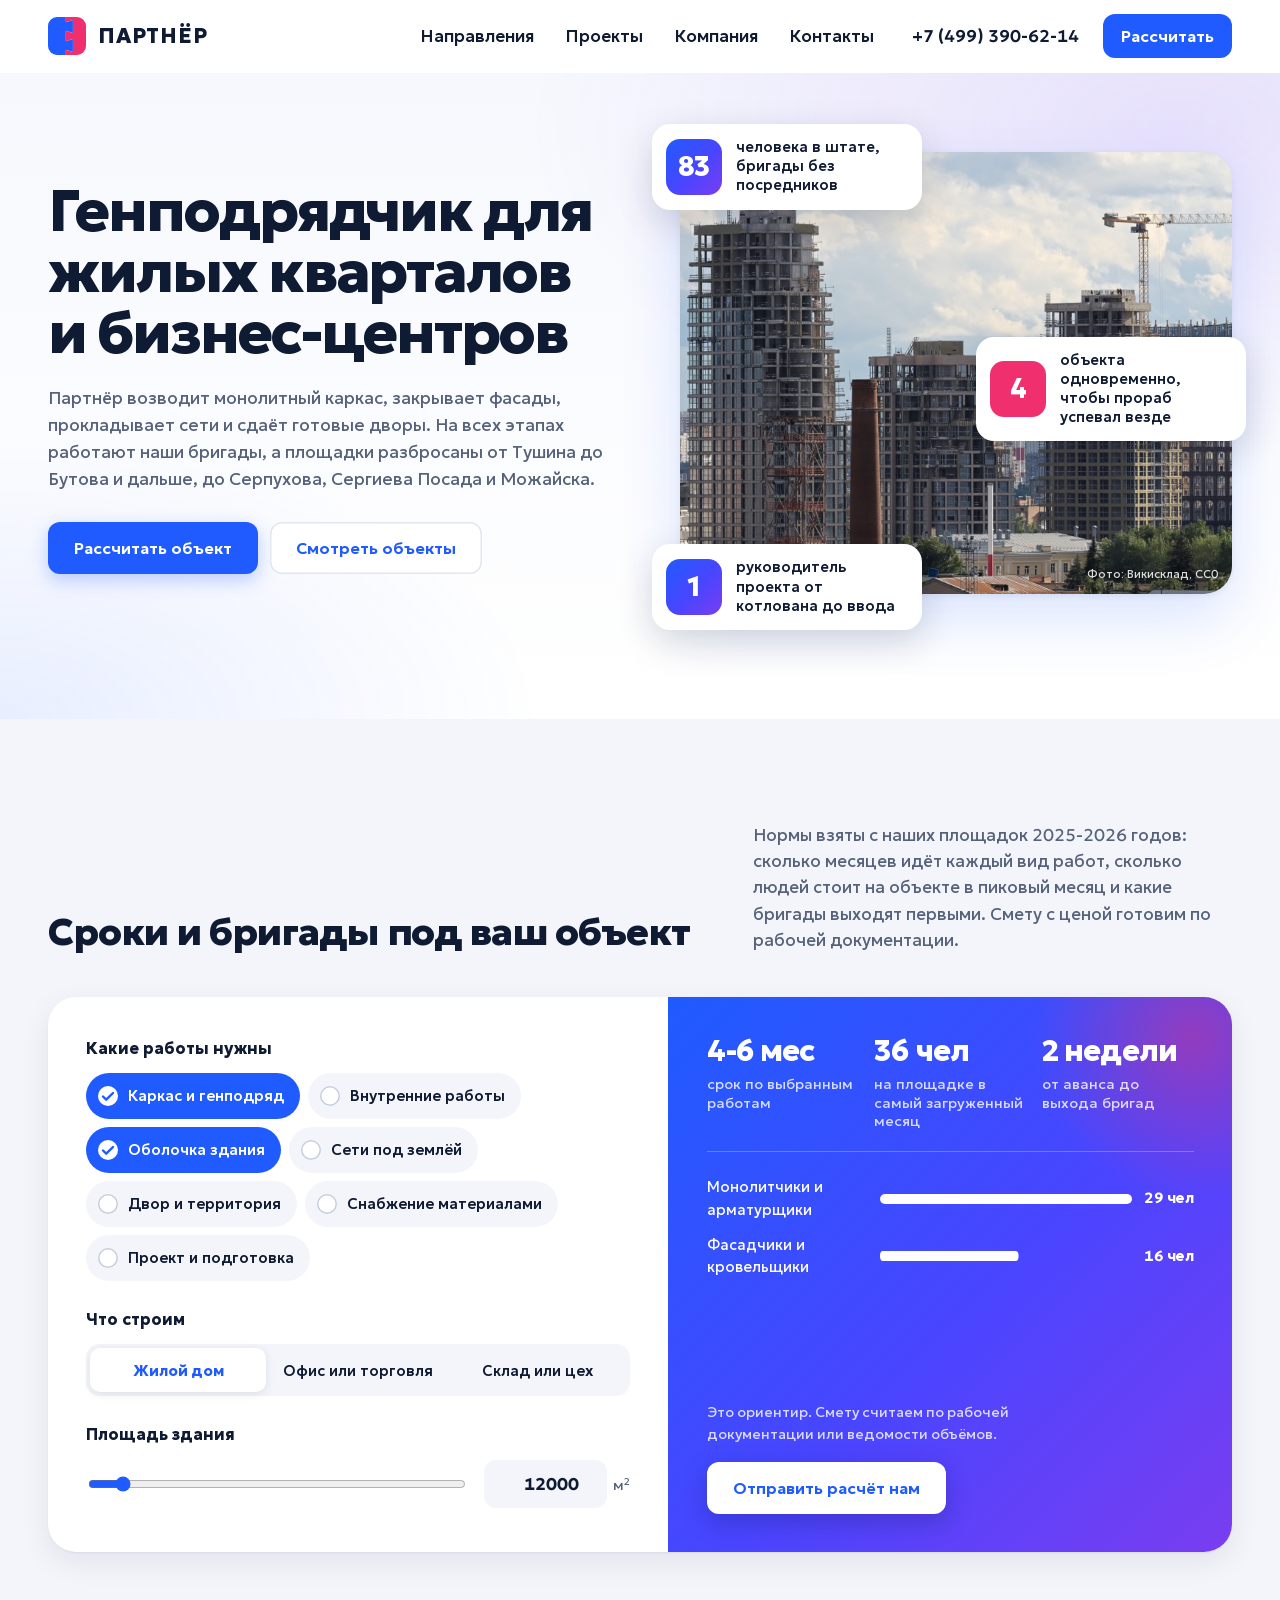
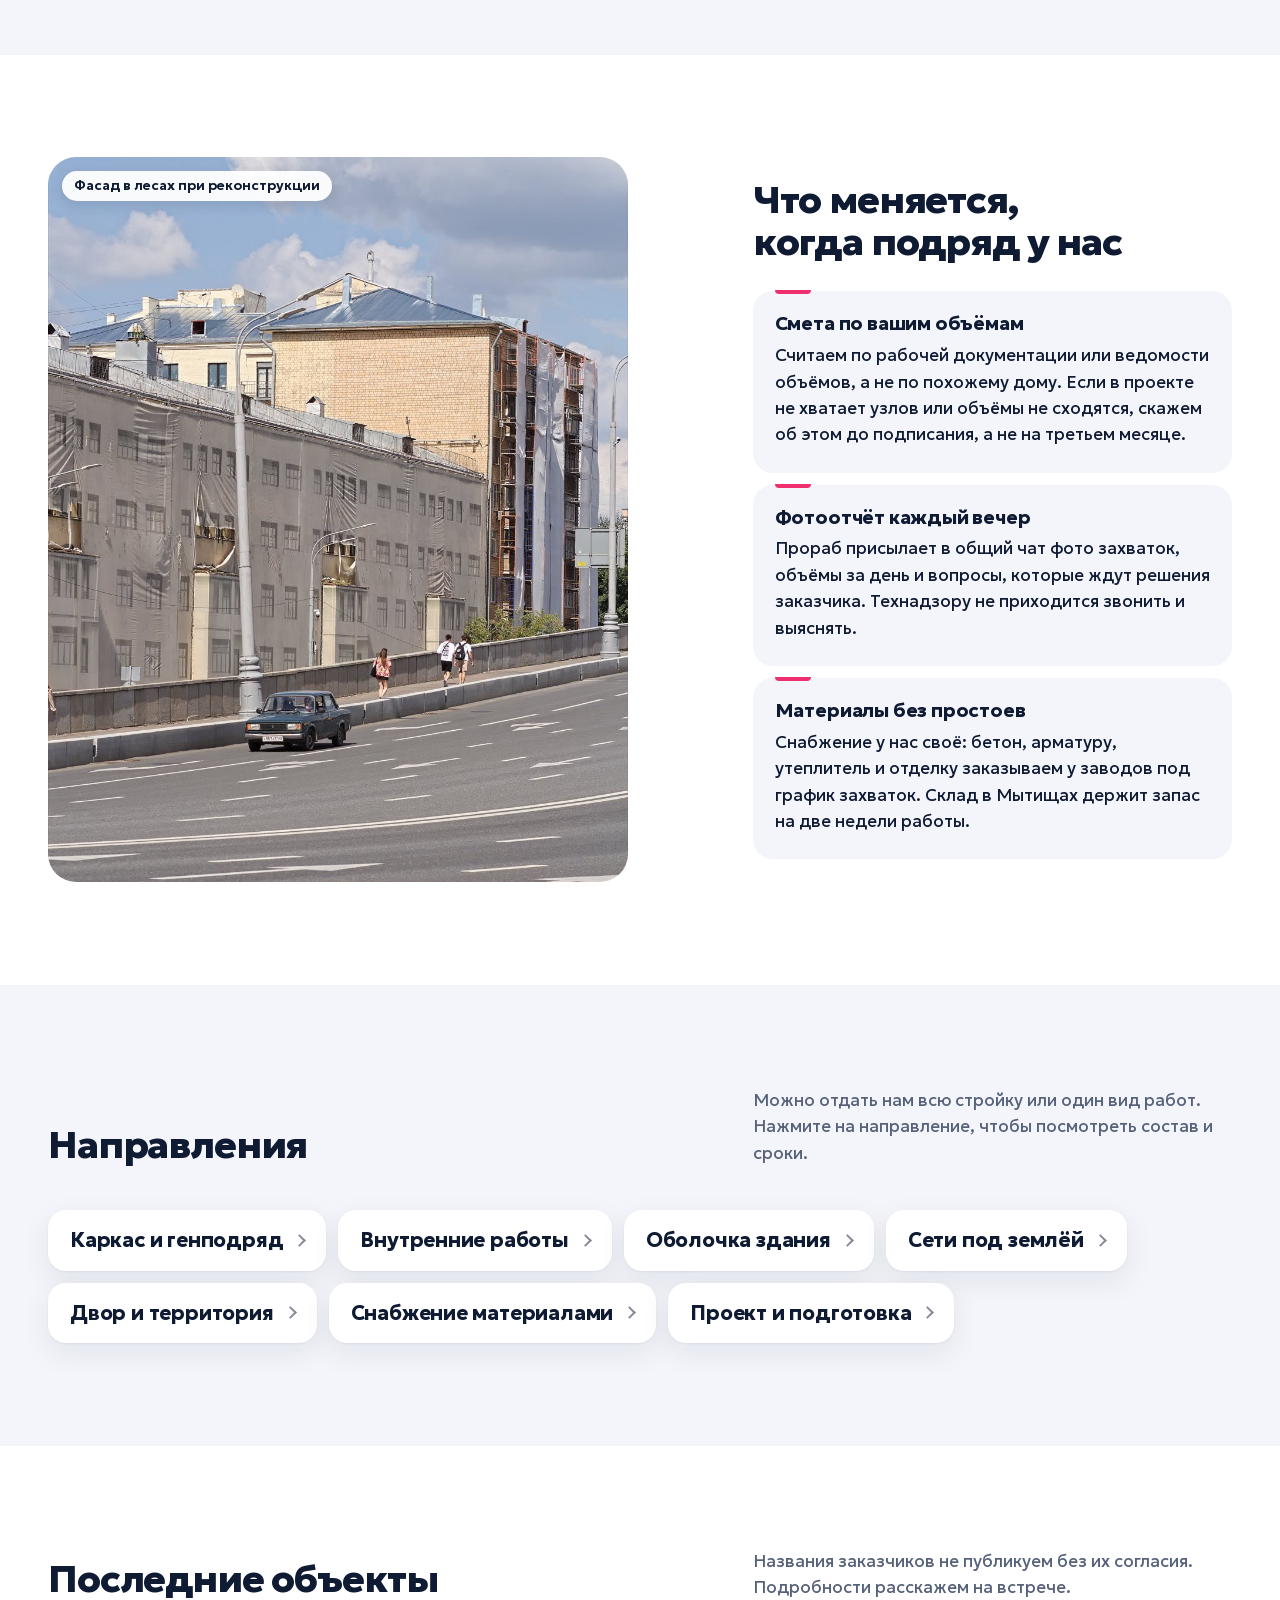
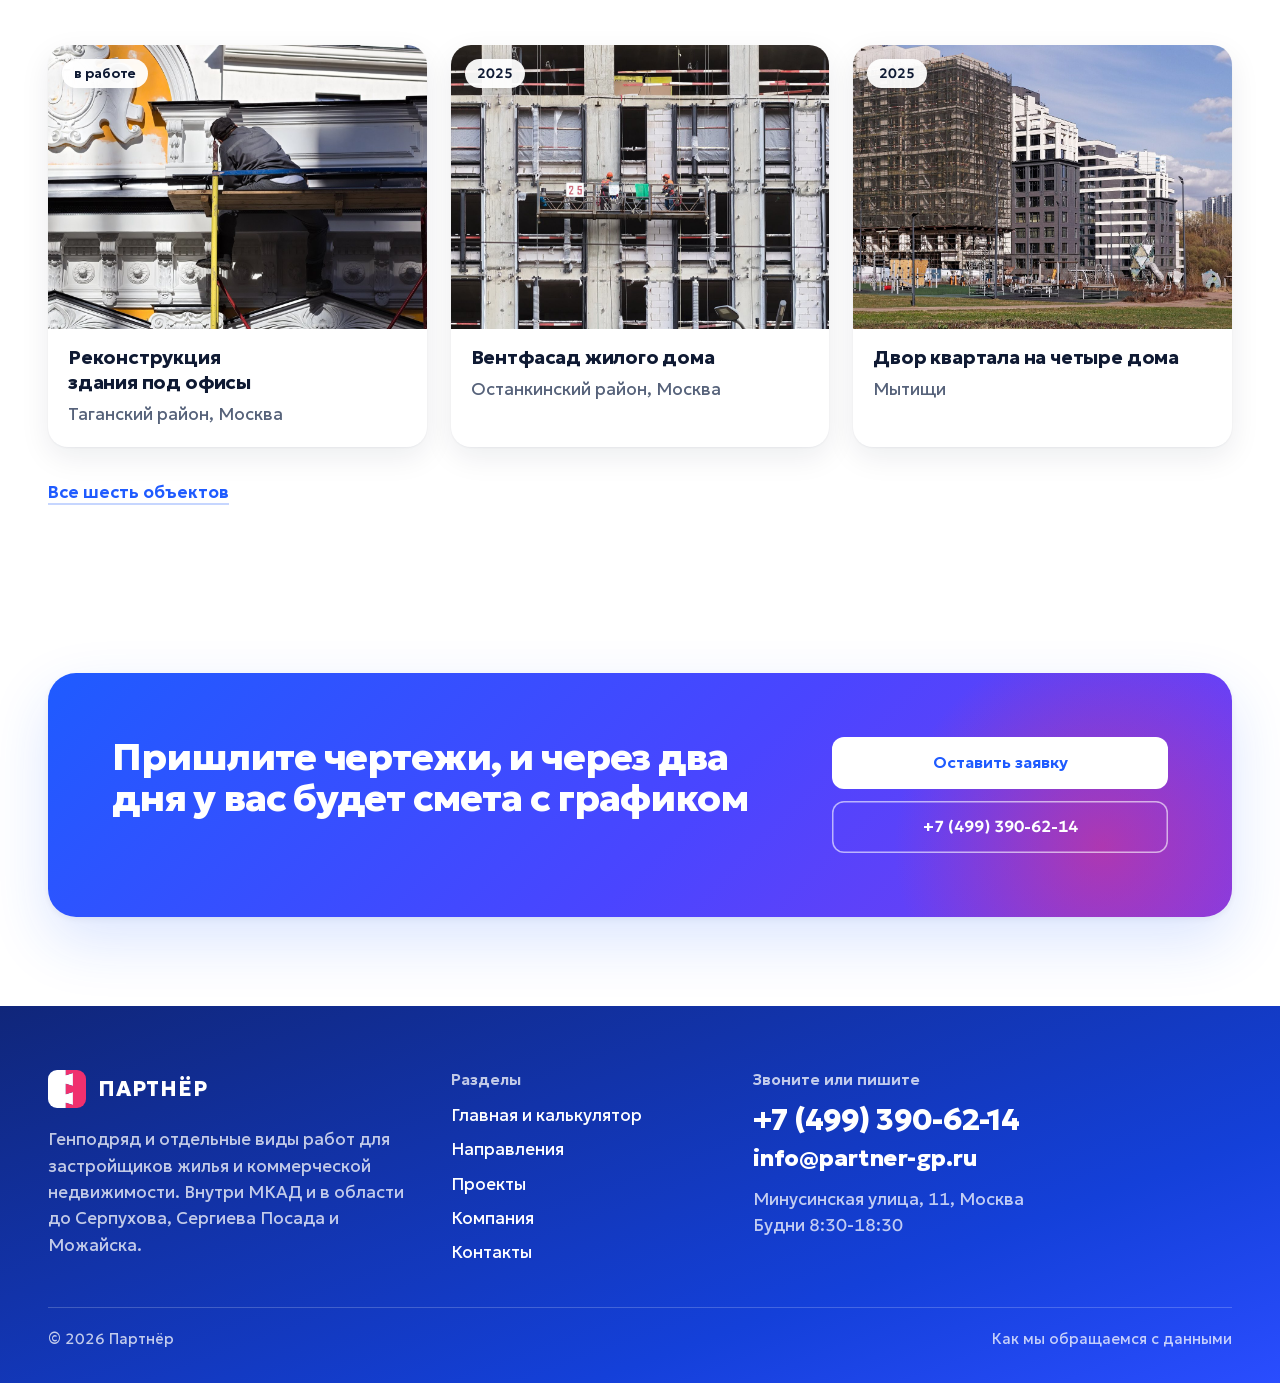
<file: partner/index.html>
<!doctype html>
<html lang="ru">
<head>
<meta name="robots" content="noindex, nofollow">
<meta charset="utf-8">
<meta name="viewport" content="width=device-width,initial-scale=1">
<title>Партнёр: генподряд для застройщиков, калькулятор сроков и бригад</title>
<meta name="description" content="Партнёр строит жилые дома и коммерческие здания: каркас, фасады, внутренние работы, сети, дворы. Посчитайте срок и состав бригад для своего объекта.">
<link rel="canonical" href="https://partner-gp.ru/">
<meta property="og:type" content="website">
<meta property="og:locale" content="ru_RU">
<meta property="og:site_name" content="Партнёр">
<meta property="og:title" content="Партнёр: генподряд для застройщиков, калькулятор сроков и бригад">
<meta property="og:description" content="Партнёр строит жилые дома и коммерческие здания: каркас, фасады, внутренние работы, сети, дворы. Посчитайте срок и состав бригад для своего объекта.">
<meta property="og:url" content="https://partner-gp.ru/">
<meta property="og:image" content="https://partner-gp.ru/og-image.jpg">
<meta name="theme-color" content="#1F5BFF">
<link rel="icon" href="favicon.svg" type="image/svg+xml">
<link rel="icon" href="favicon-32x32.png" sizes="32x32" type="image/png">
<link rel="apple-touch-icon" href="apple-touch-icon.png">
<link rel="manifest" href="site.webmanifest">
<link rel="preload" href="fonts/Geologica-cyrillic.woff2" as="font" type="font/woff2" crossorigin>
<link rel="stylesheet" href="styles.css">
</head>
<body>
<a class="sr" href="#main">Перейти к содержанию</a>
<header class="top"><div class="wrap">
<a class="brand" href="index.html" aria-label="Партнёр, на главную"><svg viewBox="0 0 64 64" aria-hidden="true"><path fill="currentColor" d="M0 0H30V9L42 5V27L30 23V41L42 37V59L30 55V64H0Z"/><path fill="#F0306E" d="M30 0H64V64H30V55L42 59V37L30 41V23L42 27V5L30 9Z"/></svg><span>ПАРТНЁР</span></a>
<nav class="nav" aria-label="Разделы"><a href="napravleniya.html">Направления</a><a href="proekty.html">Проекты</a><a href="kompaniya.html">Компания</a><a href="kontakty.html">Контакты</a></nav>
<a class="tel" href="tel:+74993906214">+7 (499) 390-62-14</a>
<a class="btn" href="index.html#raschet">Рассчитать</a>
<button class="burger" type="button" aria-expanded="false" aria-controls="mnav" aria-label="Открыть меню"><i></i><i></i><i></i></button>
</div></header>
<nav class="mnav" id="mnav" aria-label="Меню"><a href="napravleniya.html">Направления</a><a href="proekty.html">Проекты</a><a href="kompaniya.html">Компания</a><a href="kontakty.html">Контакты</a><a href="index.html#raschet">Рассчитать объект</a><a class="mtel" href="tel:+74993906214">+7 (499) 390-62-14</a></nav>
<main id="main">
<section class="hero">
<div class="wrap grid hero-in">
<div class="hero-text">
<h1 class="h1">Генподрядчик для жилых кварталов и бизнес-центров</h1>
<p class="lead">Партнёр возводит монолитный каркас, закрывает фасады, прокладывает сети и сдаёт готовые дворы. На всех этапах работают наши бригады, а площадки разбросаны от Тушина до Бутова и дальше, до Серпухова, Сергиева Посада и Можайска.</p>
<div class="hero-acts"><a class="btn" href="#raschet">Рассчитать объект</a><a class="btn ghost" href="proekty.html">Смотреть объекты</a></div>
</div>
<div class="hero-visual">
<figure class="hero-ph"><img src="img/hero.jpg" alt="Монолитные жилые башни в работе: бригада на верхнем перекрытии, рядом башенный кран" width="1800" height="1200" fetchpriority="high" decoding="async"></figure>
<ul class="hero-facts">
<li><b>83</b><span>человека в штате, бригады без посредников</span></li>
<li><b>4</b><span>объекта одновременно, чтобы прораб успевал везде</span></li>
<li><b>1</b><span>руководитель проекта от котлована до ввода</span></li>
</ul>
<p class="hero-credit">Фото: Викисклад, CC0</p>
</div>
</div>
</section>

<section class="sec calc-sec ruled" id="raschet"><div class="wrap grid">
<div class="sec-head"><h2 class="h2">Сроки и бригады под ваш объект</h2><p class="soft">Нормы взяты с наших площадок 2025-2026 годов: сколько месяцев идёт каждый вид работ, сколько людей стоит на объекте в пиковый месяц и какие бригады выходят первыми. Смету с ценой готовим по рабочей документации.</p></div>
<div class="calc">
<form class="calc-in" onsubmit="return false" aria-label="Калькулятор объекта">
<fieldset><legend>Какие работы нужны</legend><div class="works"></div>
<noscript><p>Калькулятор работает с включённым JavaScript. Без него просто позвоните +7 (499) 390-62-14.</p></noscript></fieldset>
<fieldset><legend>Что строим</legend><div class="seg">
<label><input type="radio" name="type" value="res" checked><span>Жилой дом</span></label>
<label><input type="radio" name="type" value="com"><span>Офис или торговля</span></label>
<label><input type="radio" name="type" value="ind"><span>Склад или цех</span></label>
</div></fieldset>
<fieldset style="margin-bottom:6px"><legend id="area-l">Площадь здания</legend><div class="area-row">
<input type="range" id="area-range" min="1000" max="150000" step="500" value="12000" aria-labelledby="area-l">
<span class="area-num"><input type="number" id="area-num" min="1000" max="150000" step="100" value="12000" inputmode="numeric" aria-labelledby="area-l"><small>м²</small></span>
</div></fieldset>
</form>
<div class="result" aria-live="polite"><div class="result-body"></div>
<div class="res-foot"><p>Это ориентир. Смету считаем по рабочей документации или ведомости объёмов.</p><button class="btn" type="button" id="send-calc">Отправить расчёт нам</button></div></div>
</div>
</div></section>

<section class="sec use"><div class="wrap grid">
<figure class="photo"><img src="img/kosmo00.jpg" alt="Строительные леса на фасаде здания вдоль набережной" loading="lazy" decoding="async" width="1400" height="933"><figcaption class="plate">Фасад в лесах при реконструкции</figcaption></figure>
<div class="use-list">
<h2 class="h2">Что меняется, когда подряд у нас</h2>
<ul>
<li><h3 class="h3">Смета по вашим объёмам</h3><p>Считаем по рабочей документации или ведомости объёмов, а не по похожему дому. Если в проекте не хватает узлов или объёмы не сходятся, скажем об этом до подписания, а не на третьем месяце.</p></li>
<li><h3 class="h3">Фотоотчёт каждый вечер</h3><p>Прораб присылает в общий чат фото захваток, объёмы за день и вопросы, которые ждут решения заказчика. Технадзору не приходится звонить и выяснять.</p></li>
<li><h3 class="h3">Материалы без простоев</h3><p>Снабжение у нас своё: бетон, арматуру, утеплитель и отделку заказываем у заводов под график захваток. Склад в Мытищах держит запас на две недели работы.</p></li>
</ul></div>
</div></section>

<section class="sec dark ruled"><div class="wrap grid">
<div class="sec-head"><h2 class="h2">Направления</h2><p class="soft">Можно отдать нам всю стройку или один вид работ. Нажмите на направление, чтобы посмотреть состав и сроки.</p></div>
<p class="board"><a href="napravleniya.html#karkas">Каркас и генподряд</a><span class="sq" aria-hidden="true"></span><a href="napravleniya.html#vnutri">Внутренние работы</a><span class="sq" aria-hidden="true"></span><a href="napravleniya.html#obolochka">Оболочка здания</a><span class="sq" aria-hidden="true"></span><a href="napravleniya.html#seti">Сети под землёй</a><span class="sq" aria-hidden="true"></span><a href="napravleniya.html#dvor">Двор и территория</a><span class="sq" aria-hidden="true"></span><a href="napravleniya.html#snab">Снабжение материалами</a><span class="sq" aria-hidden="true"></span><a href="napravleniya.html#proekt">Проект и подготовка</a></p>
</div></section>

<section class="sec"><div class="wrap grid">
<div class="sec-head"><h2 class="h2">Последние объекты</h2><p class="soft">Названия заказчиков не публикуем без их согласия. Подробности расскажем на встрече.</p></div>
<div class="recent"><a href="proekty.html"><figure class="photo"><img src="img/burdenko04.jpg" alt="Реставратор работает на лепном фасаде с лесов" loading="lazy" decoding="async" width="1400" height="933"><figcaption class="plate">в работе</figcaption></figure><h3 class="h3">Реконструкция здания под офисы</h3><p class="soft">Таганский район, Москва</p></a><a href="proekty.html"><figure class="photo"><img src="img/pavel10.jpg" alt="Фасадная люлька на монолитном каркасе" loading="lazy" decoding="async" width="1400" height="933"><figcaption class="plate">2025</figcaption></figure><h3 class="h3">Вентфасад жилого дома</h3><p class="soft">Останкинский район, Москва</p></a><a href="proekty.html"><figure class="photo"><img src="img/reka05.jpg" alt="Двор с игровой площадкой у жилых домов" loading="lazy" decoding="async" width="1400" height="933"><figcaption class="plate">2025</figcaption></figure><h3 class="h3">Двор квартала на четыре дома</h3><p class="soft">Мытищи</p></a></div>
<p class="all-link"><a class="link" href="proekty.html">Все шесть объектов</a></p>
</div></section>
<section class="callout"><div class="wrap grid">
<h2 class="h2">Пришлите чертежи, и через два дня у вас будет смета с графиком</h2>
<div class="acts"><a class="btn" href="kontakty.html#zayavka">Оставить заявку</a><a class="btn ghost" href="tel:+74993906214">+7 (499) 390-62-14</a></div>
</div></section>
</main>
<footer class="footer"><div class="wrap grid">
<div class="f-about"><a class="brand" href="index.html" aria-label="Партнёр, на главную" style="color:var(--on-dark);margin-bottom:18px"><svg viewBox="0 0 64 64" aria-hidden="true"><path fill="currentColor" d="M0 0H30V9L42 5V27L30 23V41L42 37V59L30 55V64H0Z"/><path fill="#F0306E" d="M30 0H64V64H30V55L42 59V37L30 41V23L42 27V5L30 9Z"/></svg><span>ПАРТНЁР</span></a>
<p class="soft" style="max-width:36ch">Генподряд и отдельные виды работ для застройщиков жилья и коммерческой недвижимости. Внутри МКАД и в области до Серпухова, Сергиева Посада и Можайска.</p></div>
<div class="f-nav"><h2>Разделы</h2><ul><li><a href="index.html">Главная и калькулятор</a></li><li><a href="napravleniya.html">Направления</a></li><li><a href="proekty.html">Проекты</a></li><li><a href="kompaniya.html">Компания</a></li><li><a href="kontakty.html">Контакты</a></li></ul></div>
<div class="f-call"><h2>Звоните или пишите</h2><a class="f-big" href="tel:+74993906214">+7 (499) 390-62-14</a><a class="f-big" style="font-size:clamp(1.1rem,1.8vw,1.45rem)" href="mailto:info@partner-gp.ru">info@partner-gp.ru</a>
<p class="soft" style="margin-top:14px">Минусинская улица, 11, Москва<br>Будни 8:30-18:30</p></div>
<div class="f-bottom"><span>© 2026 Партнёр</span><a href="politika.html">Как мы обращаемся с данными</a></div>
</div></footer>
<script src="app.js" defer></script>
</body>
</html>
</file>
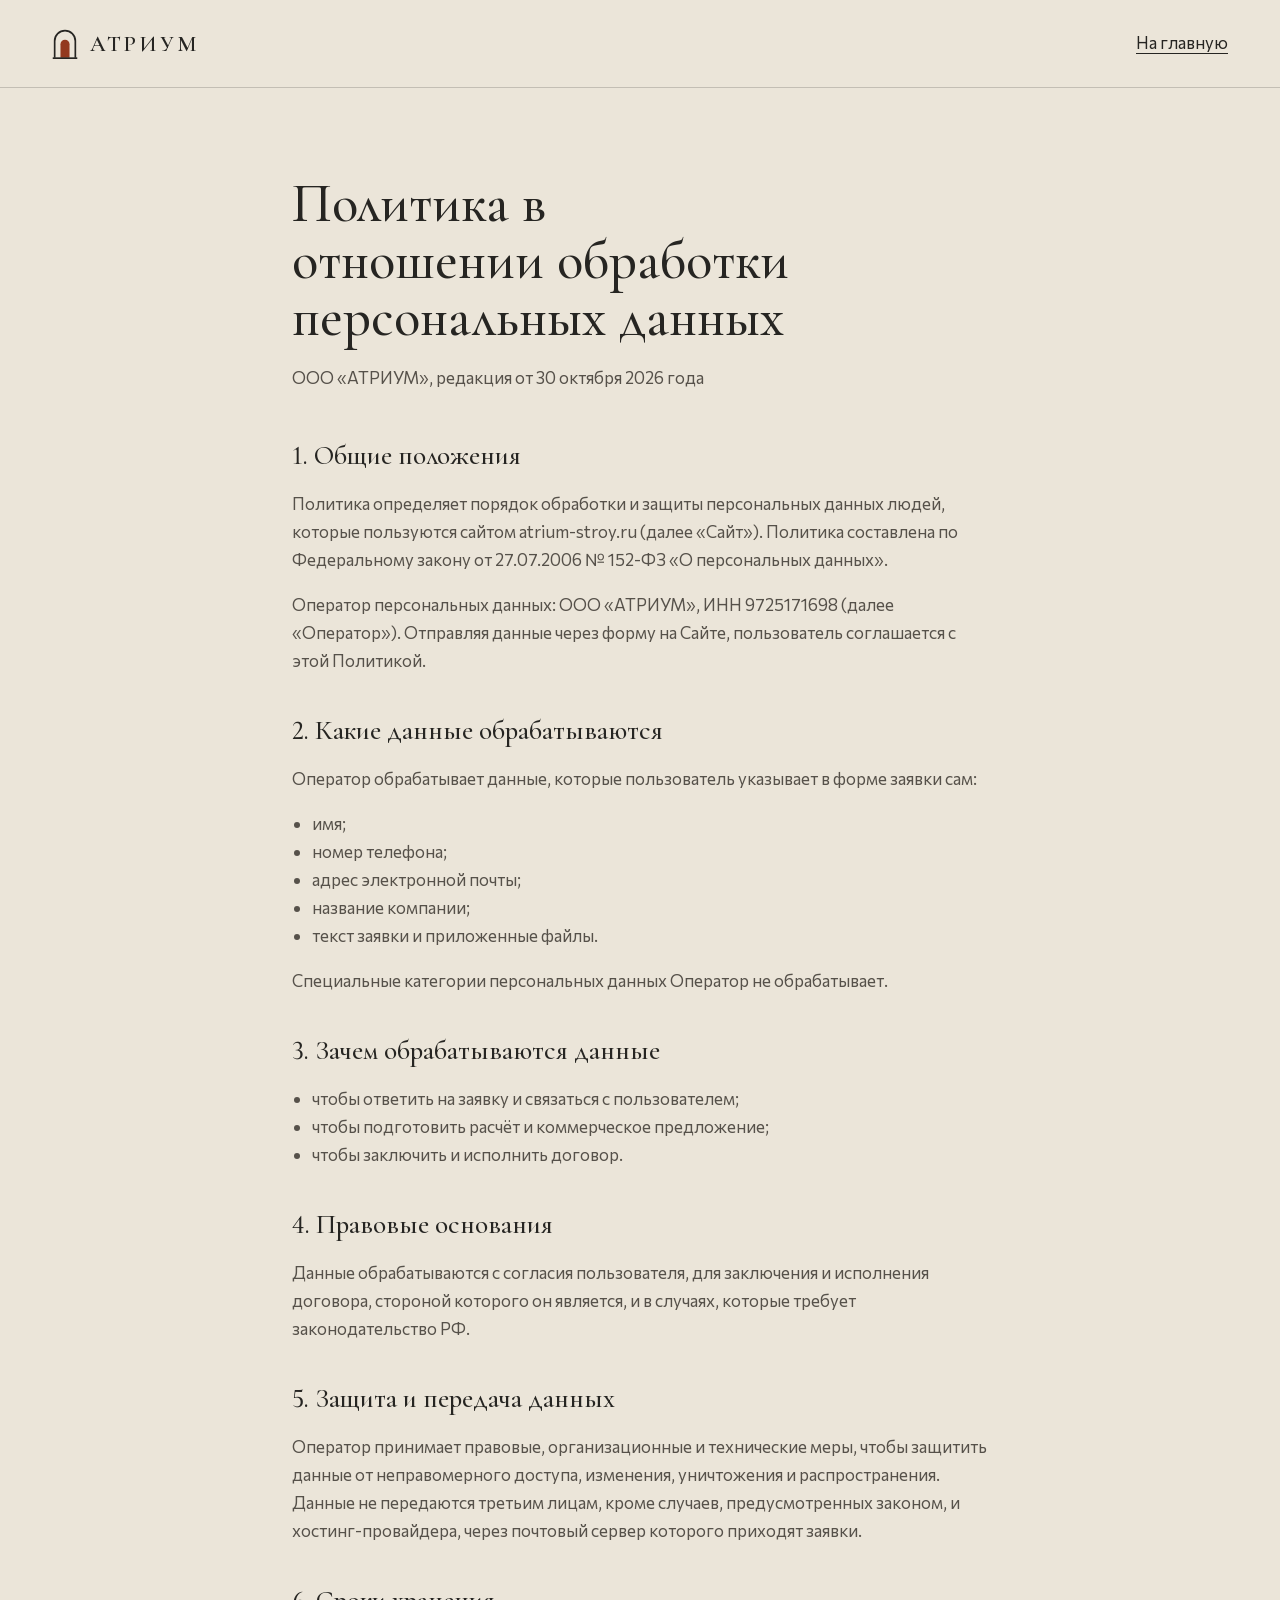
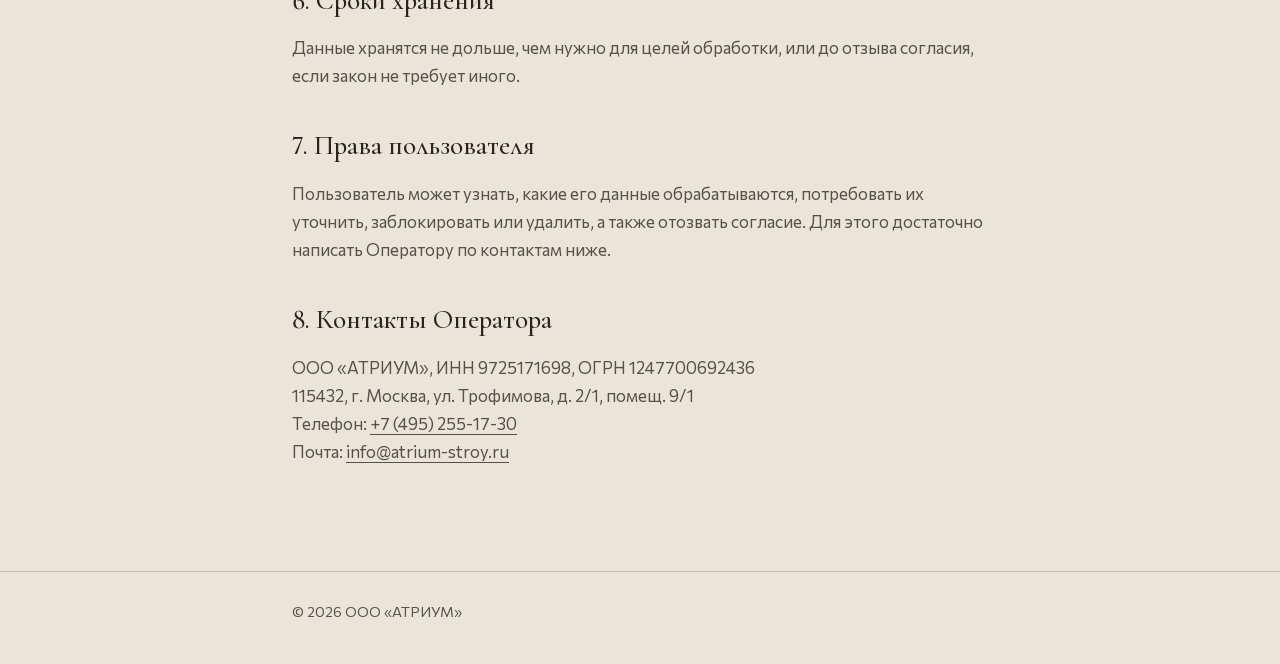
<file: atrium/privacy-policy.html>
<!DOCTYPE html>
<html lang="ru">
<head>
<meta charset="utf-8">
<meta name="viewport" content="width=device-width, initial-scale=1">
<title>Политика обработки персональных данных | АТРИУМ</title>
<meta name="robots" content="noindex">
<link rel="icon" href="favicon.svg" type="image/svg+xml">
<link rel="stylesheet" href="fonts/fonts.css">
<style>
:root{--stone:#EBE5D9;--paper:#F6F2EA;--ink:#262522;--ink-2:#56514A;--brick:#93391F;--rule:rgba(38,37,34,.2)}
*{box-sizing:border-box}
body{margin:0;background:var(--stone);color:var(--ink);font:400 17px/1.65 'Commissioner',system-ui,sans-serif}
body *{font-variant-numeric:lining-nums!important}
::selection{background:var(--brick);color:var(--paper)}
:focus-visible{outline:2px solid var(--brick);outline-offset:3px}
a{color:inherit;text-underline-offset:.22em}
.wrap{max-width:760px;margin:0 auto;padding:0 clamp(16px,4vw,32px)}
header{padding:28px 0;border-bottom:1px solid var(--rule)}
header .wrap{display:flex;justify-content:space-between;align-items:center;max-width:1240px}
.brand{display:flex;align-items:center;gap:12px;text-decoration:none}
.brand svg{width:26px;height:31px}
.brand b{font:600 22px/1 'Cormorant Garamond',serif;letter-spacing:.14em}
main{padding:clamp(40px,7vw,88px) 0}
h1{font:500 clamp(2.2rem,5vw,3.4rem)/1.05 'Cormorant Garamond',serif;margin:0 0 12px;text-wrap:balance}
.ed{color:var(--ink-2);margin-bottom:48px}
h2{font:500 1.7rem/1.2 'Cormorant Garamond',serif;margin:40px 0 10px}
p,li{color:var(--ink-2)}
ul{padding-left:20px}
.credits li{margin-bottom:6px;font-size:15.5px}
footer{border-top:1px solid var(--rule);padding:28px 0 40px;font-size:14.5px;color:var(--ink-2)}
</style>
</head>
<body>
<header><div class="wrap">
  <a class="brand" href="./"><svg viewBox="0 0 40 48" fill="none" aria-hidden="true"><path d="M4 46V20a16 16 0 0 1 32 0v26" stroke="#262522" stroke-width="2.6"/><path d="M13 46V25a7 7 0 0 1 14 0v21z" fill="#93391F"/><path d="M1 46.7h38" stroke="#262522" stroke-width="2.6"/></svg><b>АТРИУМ</b></a>
  <a href="./">На главную</a>
</div></header>
<main><div class="wrap">
  <h1>Политика в отношении обработки персональных данных</h1>
  <p class="ed">ООО «АТРИУМ», редакция от 30 октября 2026 года</p>

  <h2>1. Общие положения</h2>
  <p>Политика определяет порядок обработки и защиты персональных данных людей, которые пользуются сайтом atrium-stroy.ru (далее «Сайт»). Политика составлена по Федеральному закону от 27.07.2006 № 152-ФЗ «О персональных данных».</p>
  <p>Оператор персональных данных: ООО «АТРИУМ», ИНН 9725171698 (далее «Оператор»). Отправляя данные через форму на Сайте, пользователь соглашается с этой Политикой.</p>

  <h2>2. Какие данные обрабатываются</h2>
  <p>Оператор обрабатывает данные, которые пользователь указывает в форме заявки сам:</p>
  <ul>
    <li>имя;</li>
    <li>номер телефона;</li>
    <li>адрес электронной почты;</li>
    <li>название компании;</li>
    <li>текст заявки и приложенные файлы.</li>
  </ul>
  <p>Специальные категории персональных данных Оператор не обрабатывает.</p>

  <h2>3. Зачем обрабатываются данные</h2>
  <ul>
    <li>чтобы ответить на заявку и связаться с пользователем;</li>
    <li>чтобы подготовить расчёт и коммерческое предложение;</li>
    <li>чтобы заключить и исполнить договор.</li>
  </ul>

  <h2>4. Правовые основания</h2>
  <p>Данные обрабатываются с согласия пользователя, для заключения и исполнения договора, стороной которого он является, и в случаях, которые требует законодательство РФ.</p>

  <h2>5. Защита и передача данных</h2>
  <p>Оператор принимает правовые, организационные и технические меры, чтобы защитить данные от неправомерного доступа, изменения, уничтожения и распространения. Данные не передаются третьим лицам, кроме случаев, предусмотренных законом, и хостинг-провайдера, через почтовый сервер которого приходят заявки.</p>

  <h2>6. Сроки хранения</h2>
  <p>Данные хранятся не дольше, чем нужно для целей обработки, или до отзыва согласия, если закон не требует иного.</p>

  <h2>7. Права пользователя</h2>
  <p>Пользователь может узнать, какие его данные обрабатываются, потребовать их уточнить, заблокировать или удалить, а также отозвать согласие. Для этого достаточно написать Оператору по контактам ниже.</p>

  <h2>8. Контакты Оператора</h2>
  <p>ООО «АТРИУМ», ИНН 9725171698, ОГРН 1247700692436<br>
  115432, г. Москва, ул. Трофимова, д. 2/1, помещ. 9/1<br>
  Телефон: <a href="tel:+74952551730">+7 (495) 255-17-30</a><br>
  Почта: <a href="mailto:info@atrium-stroy.ru">info@atrium-stroy.ru</a></p>

</div></main>
<footer><div class="wrap">© 2026 ООО «АТРИУМ»</div></footer>
</body>
</html>
</file>
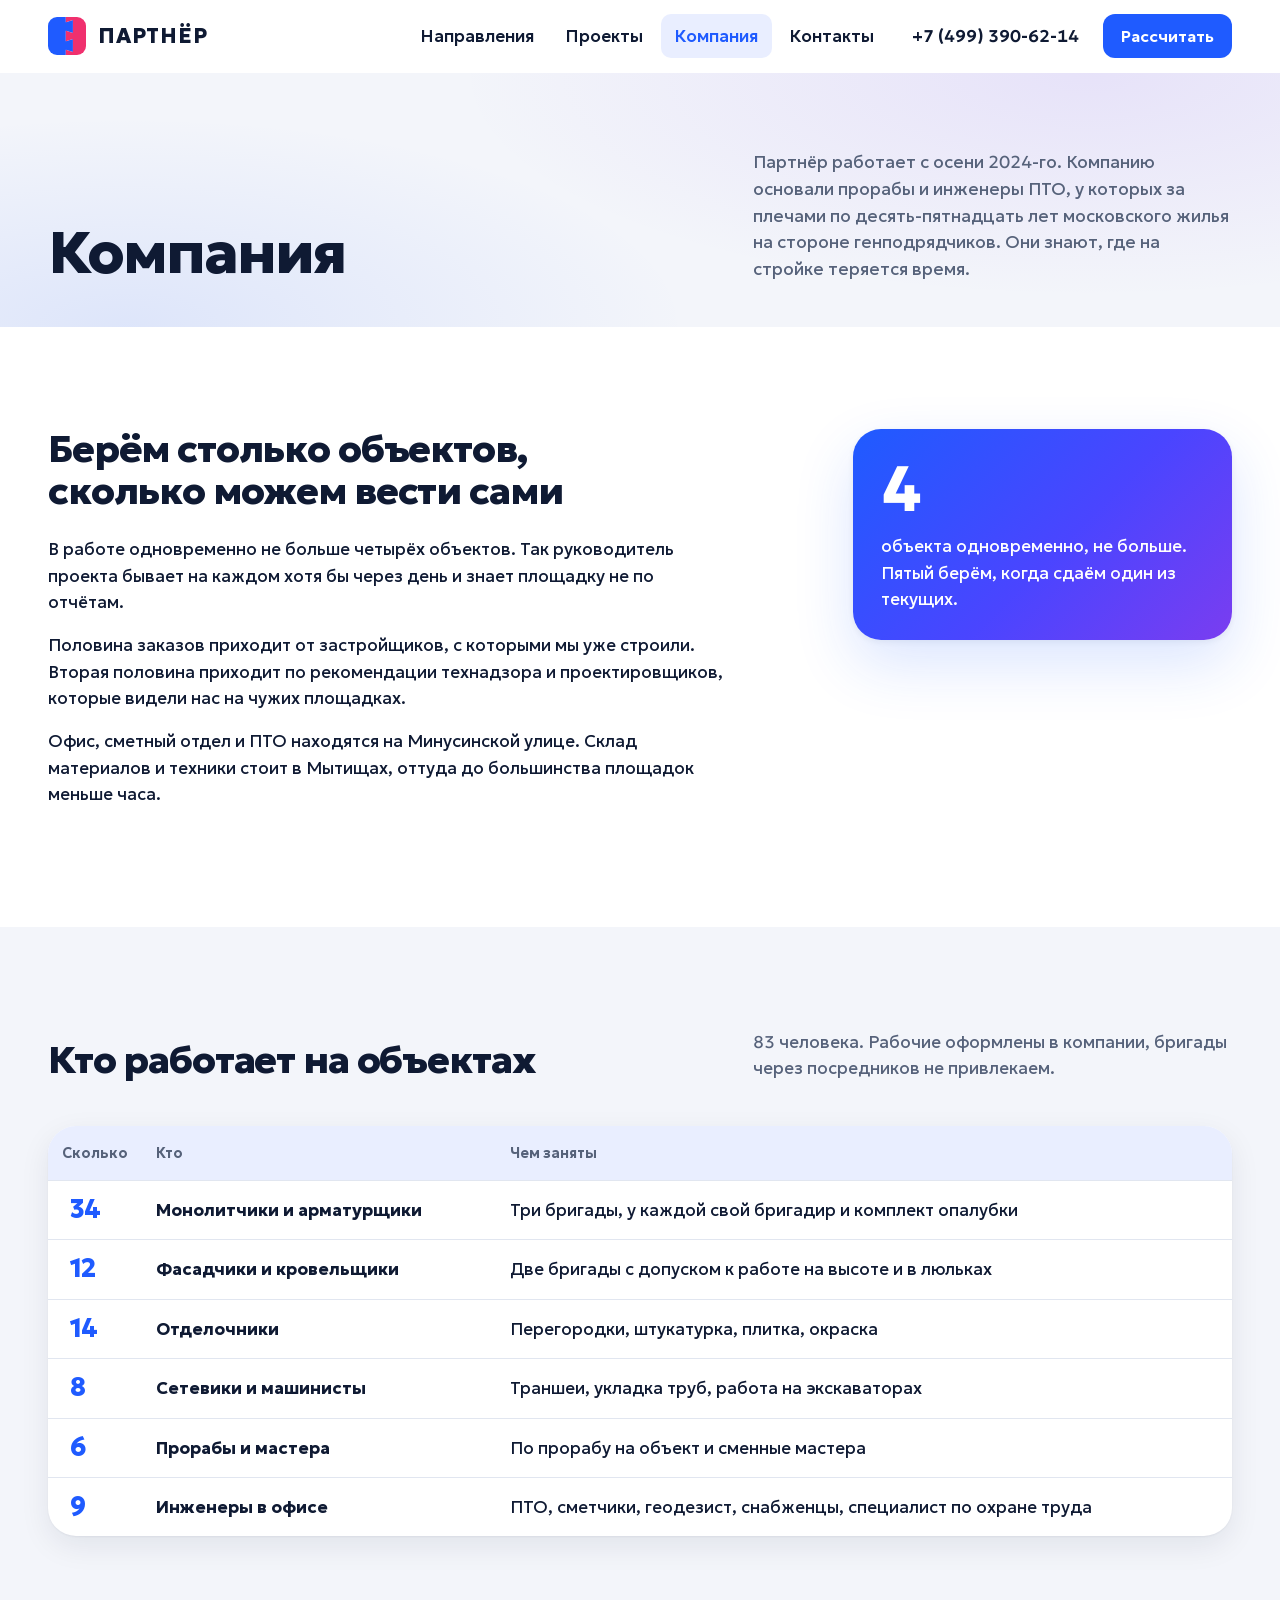
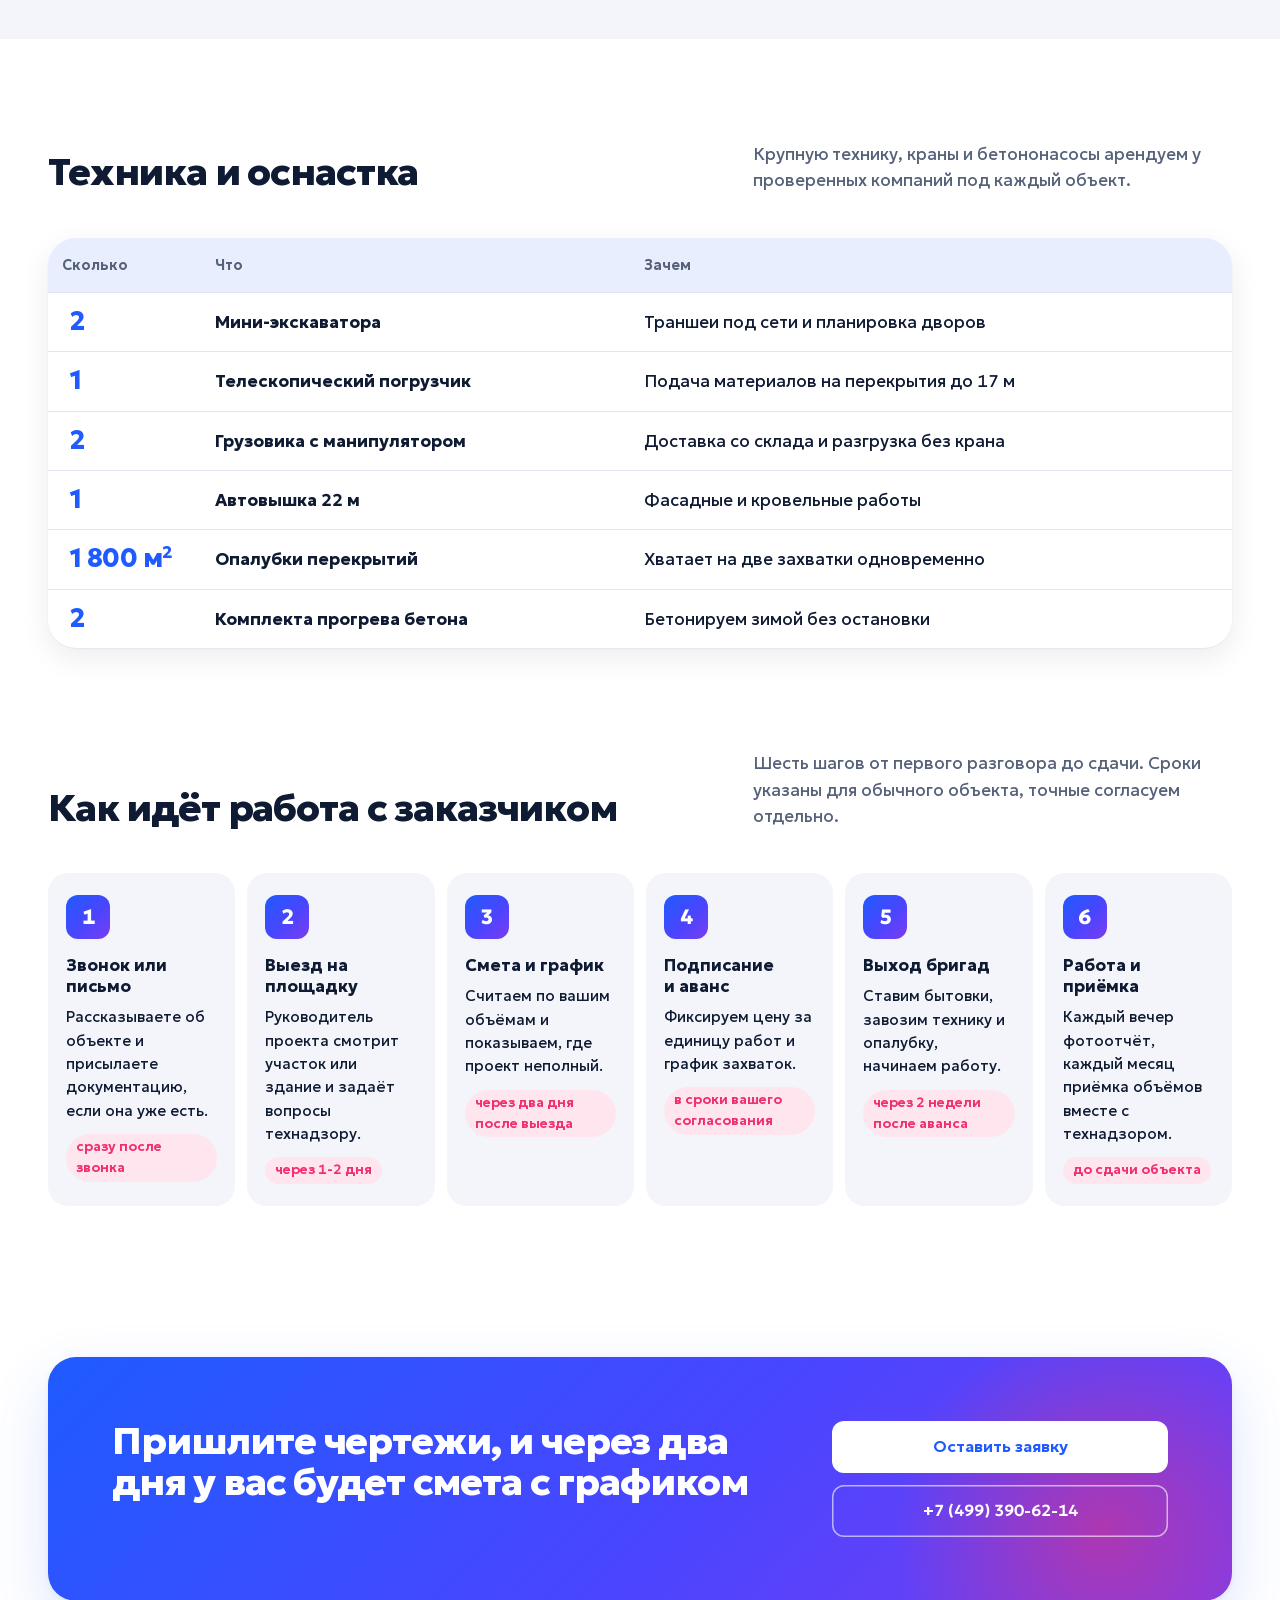
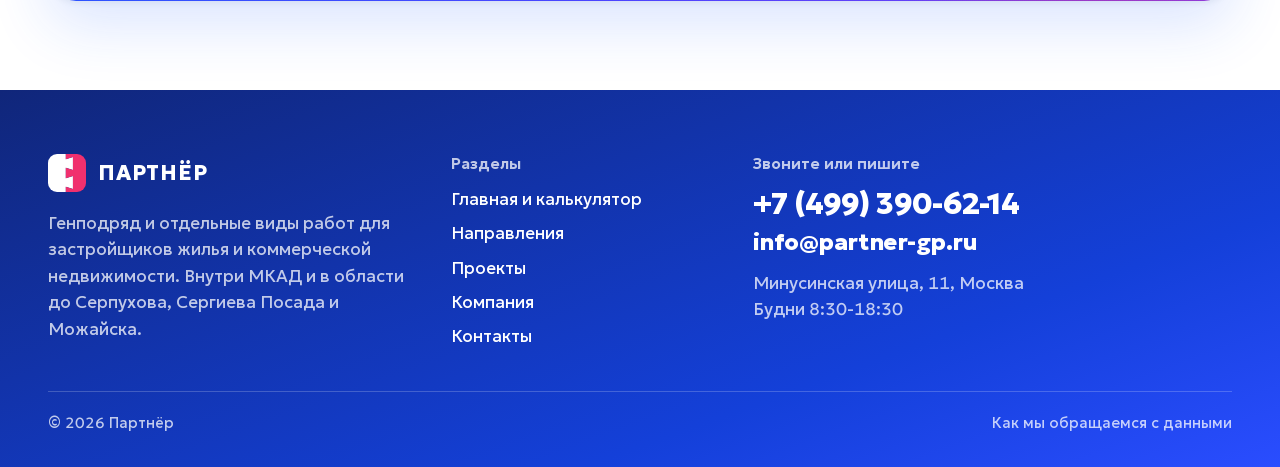
<file: partner/kompaniya.html>
<!doctype html>
<html lang="ru">
<head>
<meta name="robots" content="noindex, nofollow">
<meta charset="utf-8">
<meta name="viewport" content="width=device-width,initial-scale=1">
<title>Компания Партнёр: люди, техника и порядок работы</title>
<meta name="description" content="Партнёр основали прорабы и инженеры ПТО из московского жилого строительства. 83 человека, своя оснастка, не больше четырёх объектов одновременно.">
<link rel="canonical" href="https://partner-gp.ru/kompaniya.html">
<meta property="og:type" content="website">
<meta property="og:locale" content="ru_RU">
<meta property="og:site_name" content="Партнёр">
<meta property="og:title" content="Компания Партнёр: люди, техника и порядок работы">
<meta property="og:description" content="Партнёр основали прорабы и инженеры ПТО из московского жилого строительства. 83 человека, своя оснастка, не больше четырёх объектов одновременно.">
<meta property="og:url" content="https://partner-gp.ru/kompaniya.html">
<meta property="og:image" content="https://partner-gp.ru/og-image.jpg">
<meta name="theme-color" content="#1F5BFF">
<link rel="icon" href="favicon.svg" type="image/svg+xml">
<link rel="icon" href="favicon-32x32.png" sizes="32x32" type="image/png">
<link rel="apple-touch-icon" href="apple-touch-icon.png">
<link rel="manifest" href="site.webmanifest">
<link rel="preload" href="fonts/Geologica-cyrillic.woff2" as="font" type="font/woff2" crossorigin>
<link rel="stylesheet" href="styles.css">
</head>
<body>
<a class="sr" href="#main">Перейти к содержанию</a>
<header class="top"><div class="wrap">
<a class="brand" href="index.html" aria-label="Партнёр, на главную"><svg viewBox="0 0 64 64" aria-hidden="true"><path fill="currentColor" d="M0 0H30V9L42 5V27L30 23V41L42 37V59L30 55V64H0Z"/><path fill="#F0306E" d="M30 0H64V64H30V55L42 59V37L30 41V23L42 27V5L30 9Z"/></svg><span>ПАРТНЁР</span></a>
<nav class="nav" aria-label="Разделы"><a href="napravleniya.html">Направления</a><a href="proekty.html">Проекты</a><a href="kompaniya.html" aria-current="page">Компания</a><a href="kontakty.html">Контакты</a></nav>
<a class="tel" href="tel:+74993906214">+7 (499) 390-62-14</a>
<a class="btn" href="index.html#raschet">Рассчитать</a>
<button class="burger" type="button" aria-expanded="false" aria-controls="mnav" aria-label="Открыть меню"><i></i><i></i><i></i></button>
</div></header>
<nav class="mnav" id="mnav" aria-label="Меню"><a href="napravleniya.html">Направления</a><a href="proekty.html">Проекты</a><a href="kompaniya.html" aria-current="page">Компания</a><a href="kontakty.html">Контакты</a><a href="index.html#raschet">Рассчитать объект</a><a class="mtel" href="tel:+74993906214">+7 (499) 390-62-14</a></nav>
<main id="main">
<section class="page-head ruled"><div class="wrap grid">
<div class="sec-head" style="margin-bottom:0"><h1 class="h1">Компания</h1><p class="lead">Партнёр работает с осени 2024-го. Компанию основали прорабы и инженеры ПТО, у которых за плечами по десять-пятнадцать лет московского жилья на стороне генподрядчиков. Они знают, где на стройке теряется время.</p></div>
</div></section>
<section class="sec"><div class="wrap grid">
<div class="about-text">
<h2 class="h2" style="margin-bottom:24px">Берём столько объектов, сколько можем вести сами</h2>
<p>В работе одновременно не больше четырёх объектов. Так руководитель проекта бывает на каждом хотя бы через день и знает площадку не по отчётам.</p>
<p>Половина заказов приходит от застройщиков, с которыми мы уже строили. Вторая половина приходит по рекомендации технадзора и проектировщиков, которые видели нас на чужих площадках.</p>
<p>Офис, сметный отдел и ПТО находятся на Минусинской улице. Склад материалов и техники стоит в Мытищах, оттуда до большинства площадок меньше часа.</p>
</div>
<aside class="about-side"><span class="num">4</span><p style="margin:12px 0 0">объекта одновременно, не больше. Пятый берём, когда сдаём один из текущих.</p></aside>
</div></section>
<section class="sec dark ruled"><div class="wrap grid">
<div class="sec-head"><h2 class="h2">Кто работает на объектах</h2><p class="soft">83 человека. Рабочие оформлены в компании, бригады через посредников не привлекаем.</p></div>
<table class="table"><caption class="sr">Люди Партнёра</caption><thead><tr><th scope=col>Сколько</th><th scope=col>Кто</th><th scope=col>Чем заняты</th></tr></thead><tbody><tr><td class="n">34</td><td><b>Монолитчики и арматурщики</b></td><td>Три бригады, у каждой свой бригадир и комплект опалубки</td></tr><tr><td class="n">12</td><td><b>Фасадчики и кровельщики</b></td><td>Две бригады с допуском к работе на высоте и в люльках</td></tr><tr><td class="n">14</td><td><b>Отделочники</b></td><td>Перегородки, штукатурка, плитка, окраска</td></tr><tr><td class="n">8</td><td><b>Сетевики и машинисты</b></td><td>Траншеи, укладка труб, работа на экскаваторах</td></tr><tr><td class="n">6</td><td><b>Прорабы и мастера</b></td><td>По прорабу на объект и сменные мастера</td></tr><tr><td class="n">9</td><td><b>Инженеры в офисе</b></td><td>ПТО, сметчики, геодезист, снабженцы, специалист по охране труда</td></tr></tbody></table>
</div></section>
<section class="sec"><div class="wrap grid">
<div class="sec-head"><h2 class="h2">Техника и оснастка</h2><p class="soft">Крупную технику, краны и бетононасосы арендуем у проверенных компаний под каждый объект.</p></div>
<table class="table"><caption class="sr">Техника Партнёра</caption><thead><tr><th scope=col>Сколько</th><th scope=col>Что</th><th scope=col>Зачем</th></tr></thead><tbody><tr><td class="n">2</td><td><b>Мини-экскаватора</b></td><td>Траншеи под сети и планировка дворов</td></tr><tr><td class="n">1</td><td><b>Телескопический погрузчик</b></td><td>Подача материалов на перекрытия до 17 м</td></tr><tr><td class="n">2</td><td><b>Грузовика с манипулятором</b></td><td>Доставка со склада и разгрузка без крана</td></tr><tr><td class="n">1</td><td><b>Автовышка 22 м</b></td><td>Фасадные и кровельные работы</td></tr><tr><td class="n">1 800 м²</td><td><b>Опалубки перекрытий</b></td><td>Хватает на две захватки одновременно</td></tr><tr><td class="n">2</td><td><b>Комплекта прогрева бетона</b></td><td>Бетонируем зимой без остановки</td></tr></tbody></table>
</div></section>
<section class="sec" id="etapy" style="padding-top:0"><div class="wrap grid">
<div class="sec-head"><h2 class="h2">Как идёт работа с заказчиком</h2><p class="soft">Шесть шагов от первого разговора до сдачи. Сроки указаны для обычного объекта, точные согласуем отдельно.</p></div>
<ol class="steps" style="list-style:none;margin:0;padding:0"><li><span class="num">1</span><h3>Звонок или письмо</h3><p>Рассказываете об объекте и присылаете документацию, если она уже есть.</p><span class="when">сразу после звонка</span></li><li><span class="num">2</span><h3>Выезд на площадку</h3><p>Руководитель проекта смотрит участок или здание и задаёт вопросы технадзору.</p><span class="when">через 1-2 дня</span></li><li><span class="num">3</span><h3>Смета и график</h3><p>Считаем по вашим объёмам и показываем, где проект неполный.</p><span class="when">через два дня после выезда</span></li><li><span class="num">4</span><h3>Подписание и аванс</h3><p>Фиксируем цену за единицу работ и график захваток.</p><span class="when">в сроки вашего согласования</span></li><li><span class="num">5</span><h3>Выход бригад</h3><p>Ставим бытовки, завозим технику и опалубку, начинаем работу.</p><span class="when">через 2 недели после аванса</span></li><li><span class="num">6</span><h3>Работа и приёмка</h3><p>Каждый вечер фотоотчёт, каждый месяц приёмка объёмов вместе с технадзором.</p><span class="when">до сдачи объекта</span></li></ol>
</div></section>
<section class="callout"><div class="wrap grid">
<h2 class="h2">Пришлите чертежи, и через два дня у вас будет смета с графиком</h2>
<div class="acts"><a class="btn" href="kontakty.html#zayavka">Оставить заявку</a><a class="btn ghost" href="tel:+74993906214">+7 (499) 390-62-14</a></div>
</div></section>
</main>
<footer class="footer"><div class="wrap grid">
<div class="f-about"><a class="brand" href="index.html" aria-label="Партнёр, на главную" style="color:var(--on-dark);margin-bottom:18px"><svg viewBox="0 0 64 64" aria-hidden="true"><path fill="currentColor" d="M0 0H30V9L42 5V27L30 23V41L42 37V59L30 55V64H0Z"/><path fill="#F0306E" d="M30 0H64V64H30V55L42 59V37L30 41V23L42 27V5L30 9Z"/></svg><span>ПАРТНЁР</span></a>
<p class="soft" style="max-width:36ch">Генподряд и отдельные виды работ для застройщиков жилья и коммерческой недвижимости. Внутри МКАД и в области до Серпухова, Сергиева Посада и Можайска.</p></div>
<div class="f-nav"><h2>Разделы</h2><ul><li><a href="index.html">Главная и калькулятор</a></li><li><a href="napravleniya.html">Направления</a></li><li><a href="proekty.html">Проекты</a></li><li><a href="kompaniya.html">Компания</a></li><li><a href="kontakty.html">Контакты</a></li></ul></div>
<div class="f-call"><h2>Звоните или пишите</h2><a class="f-big" href="tel:+74993906214">+7 (499) 390-62-14</a><a class="f-big" style="font-size:clamp(1.1rem,1.8vw,1.45rem)" href="mailto:info@partner-gp.ru">info@partner-gp.ru</a>
<p class="soft" style="margin-top:14px">Минусинская улица, 11, Москва<br>Будни 8:30-18:30</p></div>
<div class="f-bottom"><span>© 2026 Партнёр</span><a href="politika.html">Как мы обращаемся с данными</a></div>
</div></footer>
<script src="app.js" defer></script>
</body>
</html>
</file>
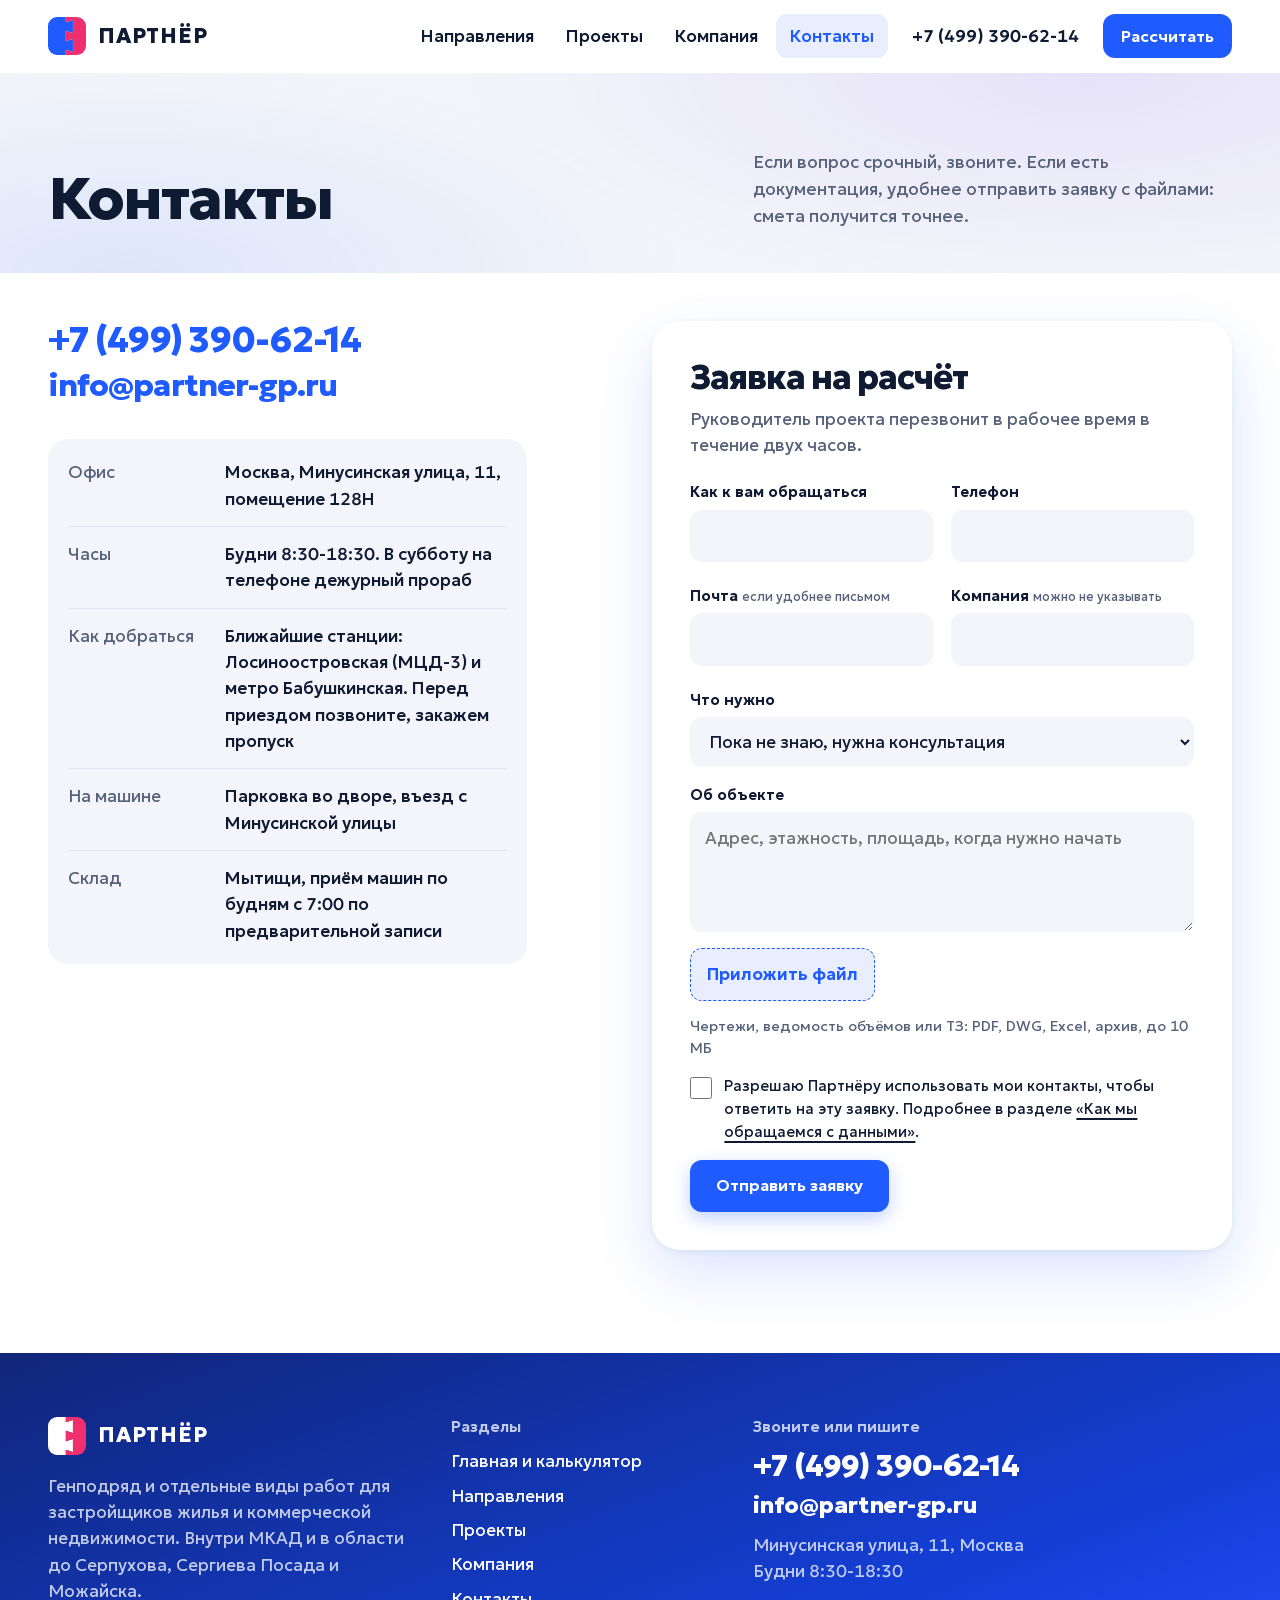
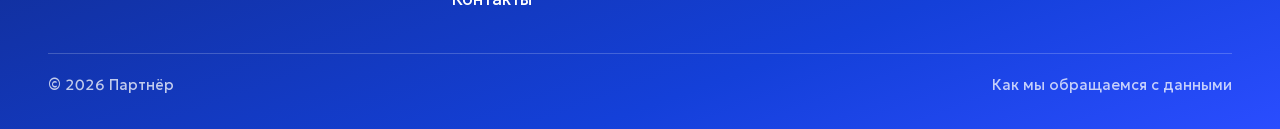
<file: partner/kontakty.html>
<!doctype html>
<html lang="ru">
<head>
<meta name="robots" content="noindex, nofollow">
<meta charset="utf-8">
<meta name="viewport" content="width=device-width,initial-scale=1">
<title>Контакты Партнёра: телефон, почта, офис на Минусинской улице</title>
<meta name="description" content="Телефон +7 (499) 390-62-14, почта info@partner-gp.ru, офис на Минусинской улице в Москве. Заявка на расчёт с файлами.">
<link rel="canonical" href="https://partner-gp.ru/kontakty.html">
<meta property="og:type" content="website">
<meta property="og:locale" content="ru_RU">
<meta property="og:site_name" content="Партнёр">
<meta property="og:title" content="Контакты Партнёра: телефон, почта, офис на Минусинской улице">
<meta property="og:description" content="Телефон +7 (499) 390-62-14, почта info@partner-gp.ru, офис на Минусинской улице в Москве. Заявка на расчёт с файлами.">
<meta property="og:url" content="https://partner-gp.ru/kontakty.html">
<meta property="og:image" content="https://partner-gp.ru/og-image.jpg">
<meta name="theme-color" content="#1F5BFF">
<link rel="icon" href="favicon.svg" type="image/svg+xml">
<link rel="icon" href="favicon-32x32.png" sizes="32x32" type="image/png">
<link rel="apple-touch-icon" href="apple-touch-icon.png">
<link rel="manifest" href="site.webmanifest">
<link rel="preload" href="fonts/Geologica-cyrillic.woff2" as="font" type="font/woff2" crossorigin>
<link rel="stylesheet" href="styles.css">
</head>
<body>
<a class="sr" href="#main">Перейти к содержанию</a>
<header class="top"><div class="wrap">
<a class="brand" href="index.html" aria-label="Партнёр, на главную"><svg viewBox="0 0 64 64" aria-hidden="true"><path fill="currentColor" d="M0 0H30V9L42 5V27L30 23V41L42 37V59L30 55V64H0Z"/><path fill="#F0306E" d="M30 0H64V64H30V55L42 59V37L30 41V23L42 27V5L30 9Z"/></svg><span>ПАРТНЁР</span></a>
<nav class="nav" aria-label="Разделы"><a href="napravleniya.html">Направления</a><a href="proekty.html">Проекты</a><a href="kompaniya.html">Компания</a><a href="kontakty.html" aria-current="page">Контакты</a></nav>
<a class="tel" href="tel:+74993906214">+7 (499) 390-62-14</a>
<a class="btn" href="index.html#raschet">Рассчитать</a>
<button class="burger" type="button" aria-expanded="false" aria-controls="mnav" aria-label="Открыть меню"><i></i><i></i><i></i></button>
</div></header>
<nav class="mnav" id="mnav" aria-label="Меню"><a href="napravleniya.html">Направления</a><a href="proekty.html">Проекты</a><a href="kompaniya.html">Компания</a><a href="kontakty.html" aria-current="page">Контакты</a><a href="index.html#raschet">Рассчитать объект</a><a class="mtel" href="tel:+74993906214">+7 (499) 390-62-14</a></nav>
<main id="main">
<section class="page-head ruled"><div class="wrap grid">
<div class="sec-head" style="margin-bottom:0"><h1 class="h1">Контакты</h1><p class="lead">Если вопрос срочный, звоните. Если есть документация, удобнее отправить заявку с файлами: смета получится точнее.</p></div>
</div></section>
<section class="sec" style="padding-top:48px"><div class="wrap grid">
<div class="c-main">
<a class="c-big" href="tel:+74993906214">+7 (499) 390-62-14</a><br>
<a class="c-big" style="font-size:clamp(1.3rem,2.4vw,2rem)" href="mailto:info@partner-gp.ru">info@partner-gp.ru</a>
<dl class="c-list">
<div><dt>Офис</dt><dd>Москва, Минусинская улица, 11, помещение 128Н</dd></div>
<div><dt>Часы</dt><dd>Будни 8:30-18:30. В субботу на телефоне дежурный прораб</dd></div>
<div><dt>Как добраться</dt><dd>Ближайшие станции: Лосиноостровская (МЦД-3) и метро Бабушкинская. Перед приездом позвоните, закажем пропуск</dd></div>
<div><dt>На машине</dt><dd>Парковка во дворе, въезд с Минусинской улицы</dd></div>
<div><dt>Склад</dt><dd>Мытищи, приём машин по будням с 7:00 по предварительной записи</dd></div>
</dl>
</div>
<div class="c-form" id="zayavka">
<h2 class="h2">Заявка на расчёт</h2>
<p class="soft" style="margin:0">Руководитель проекта перезвонит в рабочее время в течение двух часов.</p>
<div class="set" id="set-box" hidden><h3>Расчёт из калькулятора</h3><p></p><button type="button">Не прикладывать расчёт</button></div>
<form id="zayavka-form" novalidate>
<div class="fields">
<div class="field"><label for="f-name">Как к вам обращаться</label><input id="f-name" name="name" autocomplete="name" aria-describedby="e-name"><span class="err" id="e-name"></span></div>
<div class="field"><label for="f-phone">Телефон</label><input id="f-phone" name="phone" type="tel" autocomplete="tel" inputmode="tel" aria-describedby="e-phone"><span class="err" id="e-phone"></span></div>
<div class="field"><label for="f-email">Почта <small>если удобнее письмом</small></label><input id="f-email" name="email" type="email" autocomplete="email" aria-describedby="e-email"><span class="err" id="e-email"></span></div>
<div class="field"><label for="f-company">Компания <small>можно не указывать</small></label><input id="f-company" name="company" autocomplete="organization"></div>
<div class="field wide"><label for="f-dir">Что нужно</label><select id="f-dir" name="direction"><option>Пока не знаю, нужна консультация</option><option>Каркас и генподряд</option><option>Внутренние работы</option><option>Оболочка здания</option><option>Сети под землёй</option><option>Двор и территория</option><option>Снабжение материалами</option><option>Проект и подготовка</option></select></div>
<div class="field wide"><label for="f-msg">Об объекте</label><textarea id="f-msg" name="message" placeholder="Адрес, этажность, площадь, когда нужно начать"></textarea></div>
<div class="file"><input id="f-file" name="file" type="file" accept=".pdf,.dwg,.dxf,.xls,.xlsx,.doc,.docx,.zip,.rar,.jpg,.png"><label for="f-file">Приложить файл</label><span id="f-file-name">Чертежи, ведомость объёмов или ТЗ: PDF, DWG, Excel, архив, до 10 МБ</span></div>
<input type="hidden" name="raschet" value="">
<div class="hp" aria-hidden="true"><label for="f-site">Сайт</label><input id="f-site" name="website" tabindex="-1" autocomplete="off"></div>
<label class="agree"><input type="checkbox" name="agree" value="1"><span>Разрешаю Партнёру использовать мои контакты, чтобы ответить на эту заявку. Подробнее в разделе <a href="politika.html">«Как мы обращаемся с данными»</a>.</span></label>
<div class="send"><button class="btn" type="submit">Отправить заявку</button></div>
<p class="status-msg" id="f-status" role="status" aria-live="polite"></p>
</div>
</form>
</div>
</div></section>
</main>
<footer class="footer"><div class="wrap grid">
<div class="f-about"><a class="brand" href="index.html" aria-label="Партнёр, на главную" style="color:var(--on-dark);margin-bottom:18px"><svg viewBox="0 0 64 64" aria-hidden="true"><path fill="currentColor" d="M0 0H30V9L42 5V27L30 23V41L42 37V59L30 55V64H0Z"/><path fill="#F0306E" d="M30 0H64V64H30V55L42 59V37L30 41V23L42 27V5L30 9Z"/></svg><span>ПАРТНЁР</span></a>
<p class="soft" style="max-width:36ch">Генподряд и отдельные виды работ для застройщиков жилья и коммерческой недвижимости. Внутри МКАД и в области до Серпухова, Сергиева Посада и Можайска.</p></div>
<div class="f-nav"><h2>Разделы</h2><ul><li><a href="index.html">Главная и калькулятор</a></li><li><a href="napravleniya.html">Направления</a></li><li><a href="proekty.html">Проекты</a></li><li><a href="kompaniya.html">Компания</a></li><li><a href="kontakty.html">Контакты</a></li></ul></div>
<div class="f-call"><h2>Звоните или пишите</h2><a class="f-big" href="tel:+74993906214">+7 (499) 390-62-14</a><a class="f-big" style="font-size:clamp(1.1rem,1.8vw,1.45rem)" href="mailto:info@partner-gp.ru">info@partner-gp.ru</a>
<p class="soft" style="margin-top:14px">Минусинская улица, 11, Москва<br>Будни 8:30-18:30</p></div>
<div class="f-bottom"><span>© 2026 Партнёр</span><a href="politika.html">Как мы обращаемся с данными</a></div>
</div></footer>
<script src="app.js" defer></script>
</body>
</html>
</file>
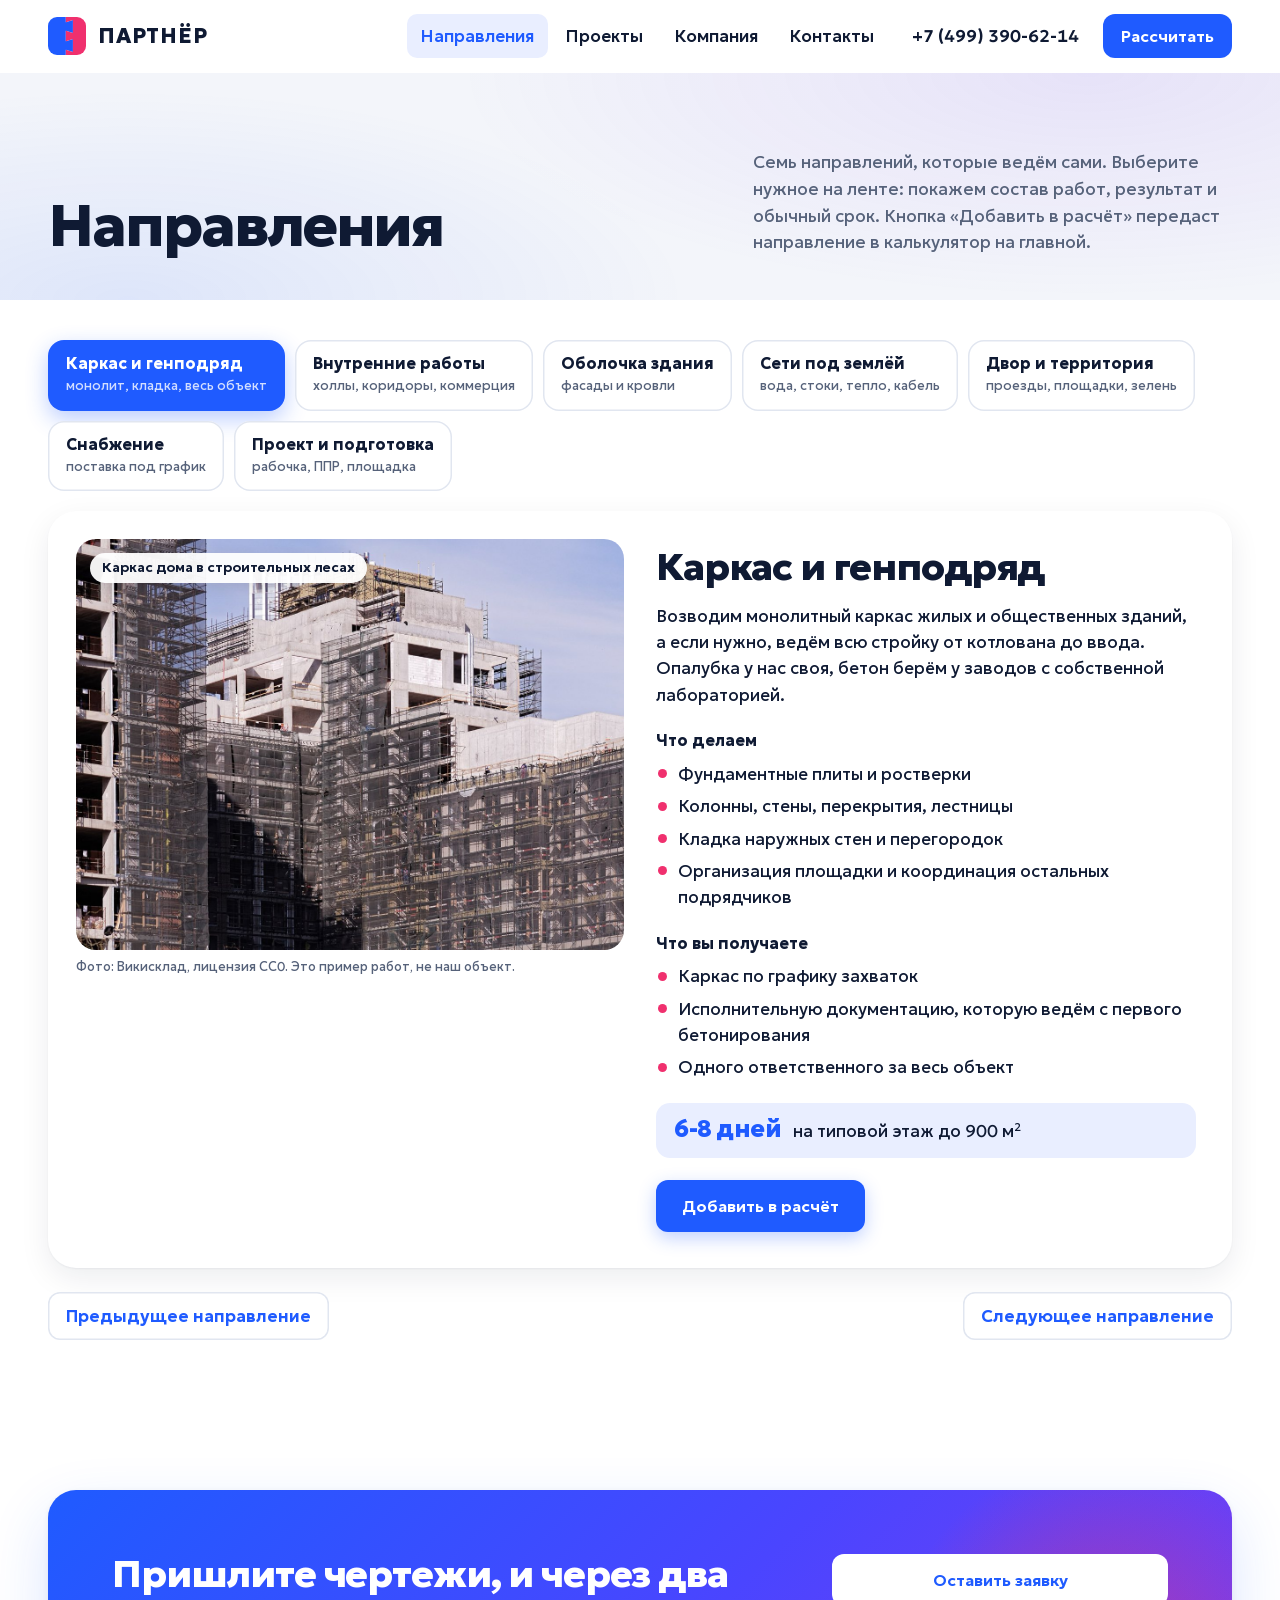
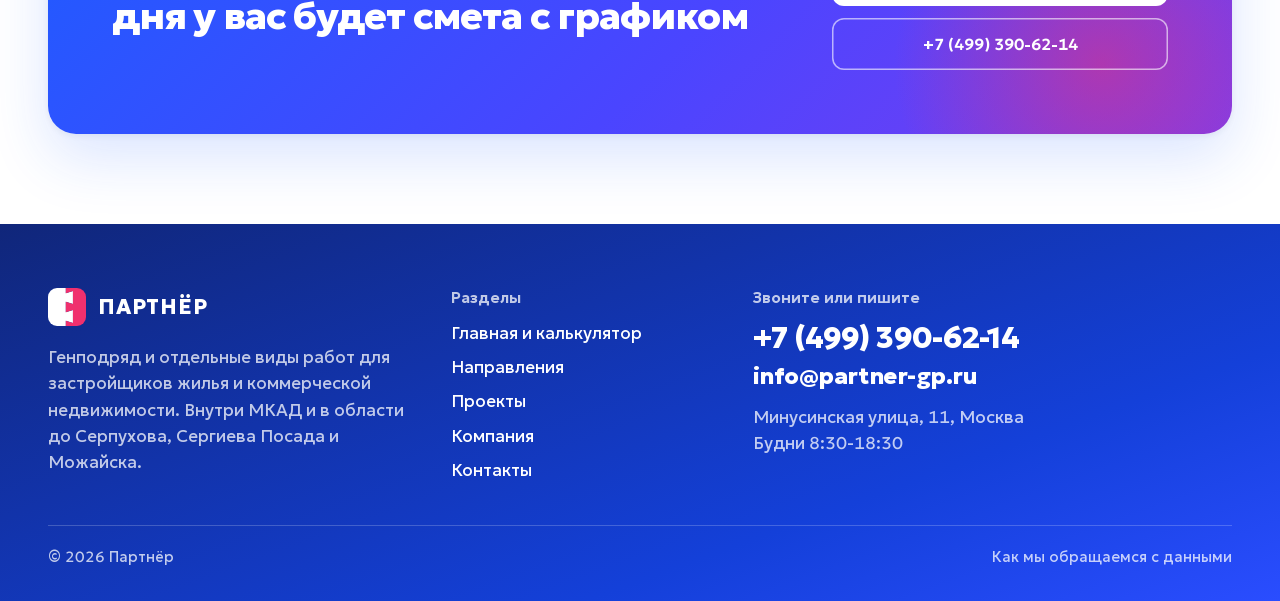
<file: partner/napravleniya.html>
<!doctype html>
<html lang="ru">
<head>
<meta name="robots" content="noindex, nofollow">
<meta charset="utf-8">
<meta name="viewport" content="width=device-width,initial-scale=1">
<title>Направления работ Партнёра: каркас, фасады, сети, дворы, снабжение</title>
<meta name="description" content="Семь направлений Партнёра: каркас и генподряд, внутренние работы, оболочка здания, сети под землёй, двор и территория, снабжение, проект и подготовка.">
<link rel="canonical" href="https://partner-gp.ru/napravleniya.html">
<meta property="og:type" content="website">
<meta property="og:locale" content="ru_RU">
<meta property="og:site_name" content="Партнёр">
<meta property="og:title" content="Направления работ Партнёра: каркас, фасады, сети, дворы, снабжение">
<meta property="og:description" content="Семь направлений Партнёра: каркас и генподряд, внутренние работы, оболочка здания, сети под землёй, двор и территория, снабжение, проект и подготовка.">
<meta property="og:url" content="https://partner-gp.ru/napravleniya.html">
<meta property="og:image" content="https://partner-gp.ru/og-image.jpg">
<meta name="theme-color" content="#1F5BFF">
<link rel="icon" href="favicon.svg" type="image/svg+xml">
<link rel="icon" href="favicon-32x32.png" sizes="32x32" type="image/png">
<link rel="apple-touch-icon" href="apple-touch-icon.png">
<link rel="manifest" href="site.webmanifest">
<link rel="preload" href="fonts/Geologica-cyrillic.woff2" as="font" type="font/woff2" crossorigin>
<link rel="stylesheet" href="styles.css">
</head>
<body>
<a class="sr" href="#main">Перейти к содержанию</a>
<header class="top"><div class="wrap">
<a class="brand" href="index.html" aria-label="Партнёр, на главную"><svg viewBox="0 0 64 64" aria-hidden="true"><path fill="currentColor" d="M0 0H30V9L42 5V27L30 23V41L42 37V59L30 55V64H0Z"/><path fill="#F0306E" d="M30 0H64V64H30V55L42 59V37L30 41V23L42 27V5L30 9Z"/></svg><span>ПАРТНЁР</span></a>
<nav class="nav" aria-label="Разделы"><a href="napravleniya.html" aria-current="page">Направления</a><a href="proekty.html">Проекты</a><a href="kompaniya.html">Компания</a><a href="kontakty.html">Контакты</a></nav>
<a class="tel" href="tel:+74993906214">+7 (499) 390-62-14</a>
<a class="btn" href="index.html#raschet">Рассчитать</a>
<button class="burger" type="button" aria-expanded="false" aria-controls="mnav" aria-label="Открыть меню"><i></i><i></i><i></i></button>
</div></header>
<nav class="mnav" id="mnav" aria-label="Меню"><a href="napravleniya.html" aria-current="page">Направления</a><a href="proekty.html">Проекты</a><a href="kompaniya.html">Компания</a><a href="kontakty.html">Контакты</a><a href="index.html#raschet">Рассчитать объект</a><a class="mtel" href="tel:+74993906214">+7 (499) 390-62-14</a></nav>
<main id="main">
<section class="page-head ruled"><div class="wrap grid">
<div class="sec-head" style="margin-bottom:0"><h1 class="h1">Направления</h1><p class="lead">Семь направлений, которые ведём сами. Выберите нужное на ленте: покажем состав работ, результат и обычный срок. Кнопка «Добавить в расчёт» передаст направление в калькулятор на главной.</p></div>
</div></section>
<section class="sec" style="padding-top:40px"><div class="wrap grid">
<div class="ribbon" role="tablist" aria-label="Направления работ"><button role="tab" id="t-karkas" aria-controls="p-karkas" aria-selected="true" tabindex="0" type="button"><b>Каркас и генподряд</b><span>монолит, кладка, весь объект</span></button><button role="tab" id="t-vnutri" aria-controls="p-vnutri" aria-selected="false" tabindex="-1" type="button"><b>Внутренние работы</b><span>холлы, коридоры, коммерция</span></button><button role="tab" id="t-obolochka" aria-controls="p-obolochka" aria-selected="false" tabindex="-1" type="button"><b>Оболочка здания</b><span>фасады и кровли</span></button><button role="tab" id="t-seti" aria-controls="p-seti" aria-selected="false" tabindex="-1" type="button"><b>Сети под землёй</b><span>вода, стоки, тепло, кабель</span></button><button role="tab" id="t-dvor" aria-controls="p-dvor" aria-selected="false" tabindex="-1" type="button"><b>Двор и территория</b><span>проезды, площадки, зелень</span></button><button role="tab" id="t-snab" aria-controls="p-snab" aria-selected="false" tabindex="-1" type="button"><b>Снабжение</b><span>поставка под график</span></button><button role="tab" id="t-proekt" aria-controls="p-proekt" aria-selected="false" tabindex="-1" type="button"><b>Проект и подготовка</b><span>рабочка, ППР, площадка</span></button></div>
<div class="panels"><section class="panel" role="tabpanel" id="p-karkas" data-id="karkas" aria-labelledby="t-karkas">
<a id="karkas" class="sr" tabindex="-1"></a>
<div class="p-ph"><figure class="photo"><img src="img/reka02.jpg" alt="Строящийся жилой дом в строительных лесах" loading="eager" decoding="async" width="1400" height="933"><figcaption class="plate">Каркас дома в строительных лесах</figcaption></figure><p class="credit">Фото: Викисклад, лицензия CC0. Это пример работ, не наш объект.</p></div>
<div class="p-body">
<h2 class="h2">Каркас и генподряд</h2>
<p>Возводим монолитный каркас жилых и общественных зданий, а если нужно, ведём всю стройку от котлована до ввода. Опалубка у нас своя, бетон берём у заводов с собственной лабораторией.</p>
<h3>Что делаем</h3><ul class="ticks"><li>Фундаментные плиты и ростверки</li><li>Колонны, стены, перекрытия, лестницы</li><li>Кладка наружных стен и перегородок</li><li>Организация площадки и координация остальных подрядчиков</li></ul>
<h3>Что вы получаете</h3><ul class="ticks"><li>Каркас по графику захваток</li><li>Исполнительную документацию, которую ведём с первого бетонирования</li><li>Одного ответственного за весь объект</li></ul>
<p class="term"><b>6-8 дней</b><span>на типовой этаж до 900 м²</span></p>
<div class="p-acts"><button class="btn add-work" type="button" data-work="karkas" aria-pressed="false">Добавить в расчёт</button><span class="added" aria-live="polite"></span></div>
</div></section><section class="panel" role="tabpanel" id="p-vnutri" data-id="vnutri" aria-labelledby="t-vnutri">
<a id="vnutri" class="sr" tabindex="-1"></a>
<div class="p-ph"><figure class="photo"><img src="img/vnutri.jpg" alt="Металлический каркас перегородок и стремянка в строящемся помещении" loading="lazy" decoding="async" width="1400" height="933"><figcaption class="plate">Каркас под перегородки из гипсокартона</figcaption></figure><p class="credit">Фото: MTA Capital Construction, Викисклад, лицензия CC BY 2.0</p></div>
<div class="p-body">
<h2 class="h2">Внутренние работы</h2>
<p>Доводим до готовности общие зоны жилых домов: входные группы, лифтовые холлы, коридоры, лестницы и колясочные. Отдельно делаем помещения под магазины, кафе и офисы на первых этажах.</p>
<h3>Что делаем</h3><ul class="ticks"><li>Перегородки из гипсокартона и блоков, штукатурка, стяжки</li><li>Подвесные потолки, плитка, керамогранит, окраска</li><li>Двери, почтовые ящики, навигация</li><li>Вентиляция, свет и слаботочка внутри помещений</li></ul>
<h3>Что вы получаете</h3><ul class="ticks"><li>Помещения, готовые к приёмке управляющей компанией</li><li>Образцы отделки на согласование до начала работ</li><li>Фотографии каждого узла до того, как его закроют</li></ul>
<p class="term"><b>2-5 мес</b><span>на секцию жилого дома или этаж бизнес-центра</span></p>
<div class="p-acts"><button class="btn add-work" type="button" data-work="vnutri" aria-pressed="false">Добавить в расчёт</button><span class="added" aria-live="polite"></span></div>
</div></section><section class="panel" role="tabpanel" id="p-obolochka" data-id="obolochka" aria-labelledby="t-obolochka">
<a id="obolochka" class="sr" tabindex="-1"></a>
<div class="p-ph"><figure class="photo"><img src="img/zhukov19.jpg" alt="Монтажники на фасаде из стекла и металла" loading="lazy" decoding="async" width="1400" height="933"><figcaption class="plate">Монтаж светопрозрачного фасада</figcaption></figure><p class="credit">Фото: Викисклад, лицензия CC0. Это пример работ, не наш объект.</p></div>
<div class="p-body">
<h2 class="h2">Оболочка здания</h2>
<p>Закрываем здание снаружи: навесные вентилируемые фасады, штукатурные фасады по утеплителю, витражи и плоские кровли любых типов.</p>
<h3>Что делаем</h3><ul class="ticks"><li>Подсистемы и облицовка керамогранитом, фиброцементом, кассетами</li><li>Штукатурный фасад по минеральной вате</li><li>Плоские кровли с наплавляемой или ПВХ-мембраной</li><li>Примыкания, парапеты, водосточные воронки</li></ul>
<h3>Что вы получаете</h3><ul class="ticks"><li>Тепловизионную съёмку после закрытия контура</li><li>Документы качества на каждый материал</li><li>Закрытый контур до морозов, если стартуем весной</li></ul>
<p class="term"><b>4-9 мес</b><span>для жилого дома на 15-20 этажей</span></p>
<div class="p-acts"><button class="btn add-work" type="button" data-work="obolochka" aria-pressed="false">Добавить в расчёт</button><span class="added" aria-live="polite"></span></div>
</div></section><section class="panel" role="tabpanel" id="p-seti" data-id="seti" aria-labelledby="t-seti">
<a id="seti" class="sr" tabindex="-1"></a>
<div class="p-ph"><figure class="photo"><img src="img/reka06.jpg" alt="Гусеничный экскаватор на разработке грунта у строящегося дома" loading="lazy" decoding="async" width="1400" height="933"><figcaption class="plate">Разработка траншеи под сети</figcaption></figure><p class="credit">Фото: Викисклад, лицензия CC0. Это пример работ, не наш объект.</p></div>
<div class="p-body">
<h2 class="h2">Сети под землёй</h2>
<p>Прокладываем наружные инженерные сети от точки подключения до здания и сдаём их организациям, которые будут их обслуживать.</p>
<h3>Что делаем</h3><ul class="ticks"><li>Водопровод и хозяйственная канализация</li><li>Ливневая канализация и локальные очистные</li><li>Тепловые сети в каналах и бесканальные</li><li>Кабельные линии и уличное освещение</li><li>Прокол и горизонтальное бурение под дорогами</li></ul>
<h3>Что вы получаете</h3><ul class="ticks"><li>Сети, принятые эксплуатирующими организациями</li><li>Исполнительную геодезическую съёмку</li><li>Акты промывки, дезинфекции и испытаний</li></ul>
<p class="term"><b>2-4 мес</b><span>на квартал из трёх-четырёх домов</span></p>
<div class="p-acts"><button class="btn add-work" type="button" data-work="seti" aria-pressed="false">Добавить в расчёт</button><span class="added" aria-live="polite"></span></div>
</div></section><section class="panel" role="tabpanel" id="p-dvor" data-id="dvor" aria-labelledby="t-dvor">
<a id="dvor" class="sr" tabindex="-1"></a>
<div class="p-ph"><figure class="photo"><img src="img/reka05.jpg" alt="Двор с игровой площадкой у новых жилых домов" loading="lazy" decoding="async" width="1400" height="933"><figcaption class="plate">Двор нового жилого квартала</figcaption></figure><p class="credit">Фото: Викисклад, лицензия CC0. Это пример работ, не наш объект.</p></div>
<div class="p-body">
<h2 class="h2">Двор и территория</h2>
<p>Делаем двор таким, каким его нарисовал архитектор: проезды, тротуары, площадки для игр и спорта, газоны, деревья и малые формы.</p>
<h3>Что делаем</h3><ul class="ticks"><li>Дорожная одежда, бортовой камень, плитка</li><li>Мягкие покрытия игровых и спортивных зон</li><li>Посадка деревьев и кустарников, газоны</li><li>Установка игрового оборудования, скамеек и фонарей</li></ul>
<h3>Что вы получаете</h3><ul class="ticks"><li>Двор, готовый к заселению первых жильцов</li><li>Паспорта на игровое оборудование и дендроплан</li><li>Уход за посадками в первый сезон</li></ul>
<p class="term"><b>3-5 мес</b><span>на двор площадью 1-2 га</span></p>
<div class="p-acts"><button class="btn add-work" type="button" data-work="dvor" aria-pressed="false">Добавить в расчёт</button><span class="added" aria-live="polite"></span></div>
</div></section><section class="panel" role="tabpanel" id="p-snab" data-id="snab" aria-labelledby="t-snab">
<a id="snab" class="sr" tabindex="-1"></a>
<div class="p-ph"><figure class="photo"><img src="img/kamaz03.jpg" alt="Грузовик с краном-манипулятором разгружает материалы" loading="lazy" decoding="async" width="1400" height="933"><figcaption class="plate">Разгрузка материалов на площадке</figcaption></figure><p class="credit">Фото: Викисклад, лицензия CC0. Это пример работ, не наш объект.</p></div>
<div class="p-body">
<h2 class="h2">Снабжение материалами</h2>
<p>Закупаем и привозим материалы, даже если работы на объекте ведёт другой подрядчик. Берём у заводов и крупных дилеров, привозим под график захваток.</p>
<h3>Что делаем</h3><ul class="ticks"><li>Бетон, арматура, кладочные материалы</li><li>Утеплитель, мембраны, фасадные системы</li><li>Отделочные материалы и сухие смеси</li><li>Хранение на нашем складе в Мытищах</li></ul>
<h3>Что вы получаете</h3><ul class="ticks"><li>Материал к нужной дате и на нужную захватку</li><li>Сертификаты и паспорта на каждую партию</li><li>Цену, закреплённую в спецификации на период поставки</li></ul>
<p class="term"><b>1-3 дня</b><span>от заявки прораба до машины на площадке</span></p>
<div class="p-acts"><button class="btn add-work" type="button" data-work="snab" aria-pressed="false">Добавить в расчёт</button><span class="added" aria-live="polite"></span></div>
</div></section><section class="panel" role="tabpanel" id="p-proekt" data-id="proekt" aria-labelledby="t-proekt">
<a id="proekt" class="sr" tabindex="-1"></a>
<div class="p-ph"><figure class="photo"><img src="img/chagal22.jpg" alt="Расчищенная площадка у реки перед началом строительства" loading="lazy" decoding="async" width="1400" height="933"><figcaption class="plate">Площадка перед началом стройки</figcaption></figure><p class="credit">Фото: Викисклад, лицензия CC0. Это пример работ, не наш объект.</p></div>
<div class="p-body">
<h2 class="h2">Проект и подготовка</h2>
<p>Готовим стройку до первого кубометра бетона: рабочая документация, проекты производства работ, сметы и временная инфраструктура площадки.</p>
<h3>Что делаем</h3><ul class="ticks"><li>Рабочая документация по конструктивным разделам</li><li>Проекты производства работ и технологические карты</li><li>Сметы и ведомости объёмов</li><li>Ограждение, бытовой городок, временные дороги и сети</li></ul>
<h3>Что вы получаете</h3><ul class="ticks"><li>Документацию, по которой можно сразу строить</li><li>Сметы, сверенные с проектом</li><li>Площадку, готовую к выходу бригад</li></ul>
<p class="term"><b>1-3 мес</b><span>на подготовку среднего жилого дома</span></p>
<div class="p-acts"><button class="btn add-work" type="button" data-work="proekt" aria-pressed="false">Добавить в расчёт</button><span class="added" aria-live="polite"></span></div>
</div></section></div>
<div class="pager"><button class="prev" type="button">Предыдущее направление</button><button class="next" type="button">Следующее направление</button></div>
</div></section>
<section class="callout"><div class="wrap grid">
<h2 class="h2">Пришлите чертежи, и через два дня у вас будет смета с графиком</h2>
<div class="acts"><a class="btn" href="kontakty.html#zayavka">Оставить заявку</a><a class="btn ghost" href="tel:+74993906214">+7 (499) 390-62-14</a></div>
</div></section>
</main>
<footer class="footer"><div class="wrap grid">
<div class="f-about"><a class="brand" href="index.html" aria-label="Партнёр, на главную" style="color:var(--on-dark);margin-bottom:18px"><svg viewBox="0 0 64 64" aria-hidden="true"><path fill="currentColor" d="M0 0H30V9L42 5V27L30 23V41L42 37V59L30 55V64H0Z"/><path fill="#F0306E" d="M30 0H64V64H30V55L42 59V37L30 41V23L42 27V5L30 9Z"/></svg><span>ПАРТНЁР</span></a>
<p class="soft" style="max-width:36ch">Генподряд и отдельные виды работ для застройщиков жилья и коммерческой недвижимости. Внутри МКАД и в области до Серпухова, Сергиева Посада и Можайска.</p></div>
<div class="f-nav"><h2>Разделы</h2><ul><li><a href="index.html">Главная и калькулятор</a></li><li><a href="napravleniya.html">Направления</a></li><li><a href="proekty.html">Проекты</a></li><li><a href="kompaniya.html">Компания</a></li><li><a href="kontakty.html">Контакты</a></li></ul></div>
<div class="f-call"><h2>Звоните или пишите</h2><a class="f-big" href="tel:+74993906214">+7 (499) 390-62-14</a><a class="f-big" style="font-size:clamp(1.1rem,1.8vw,1.45rem)" href="mailto:info@partner-gp.ru">info@partner-gp.ru</a>
<p class="soft" style="margin-top:14px">Минусинская улица, 11, Москва<br>Будни 8:30-18:30</p></div>
<div class="f-bottom"><span>© 2026 Партнёр</span><a href="politika.html">Как мы обращаемся с данными</a></div>
</div></footer>
<script src="app.js" defer></script>
</body>
</html>
</file>
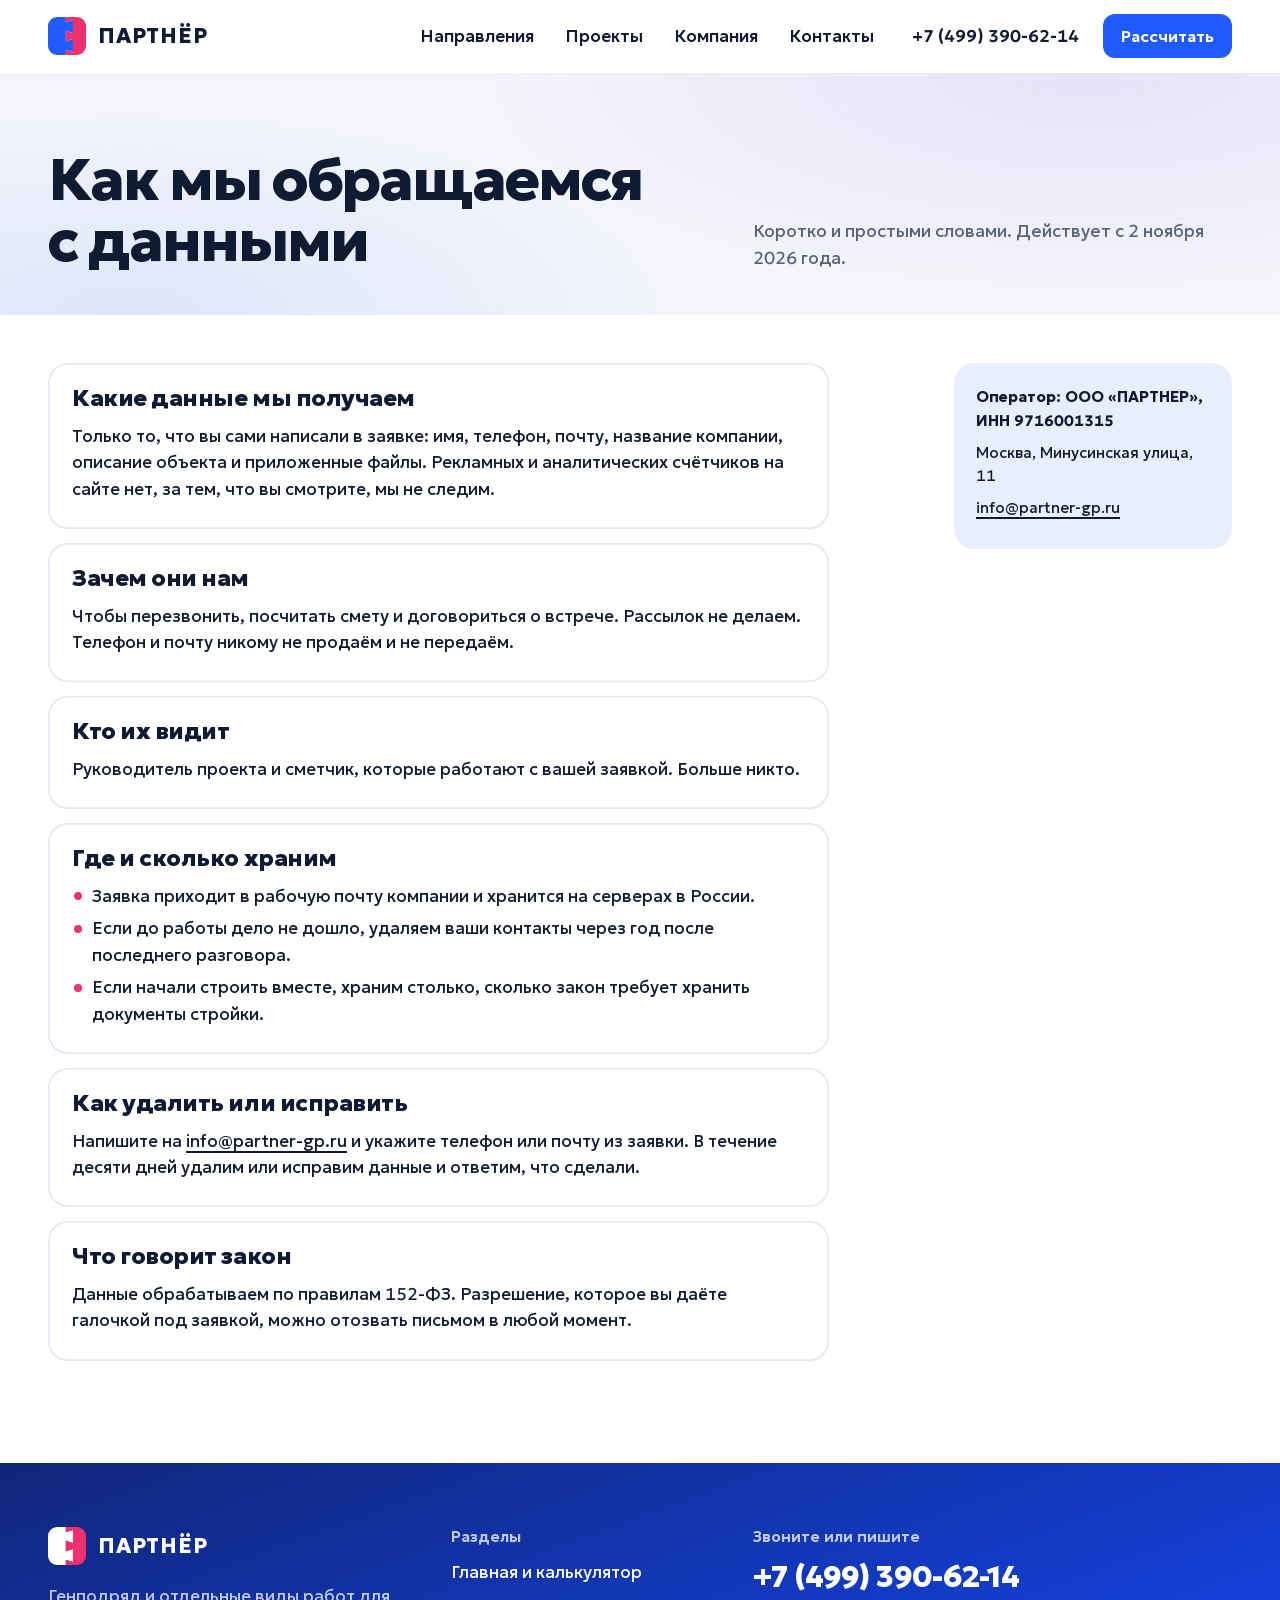
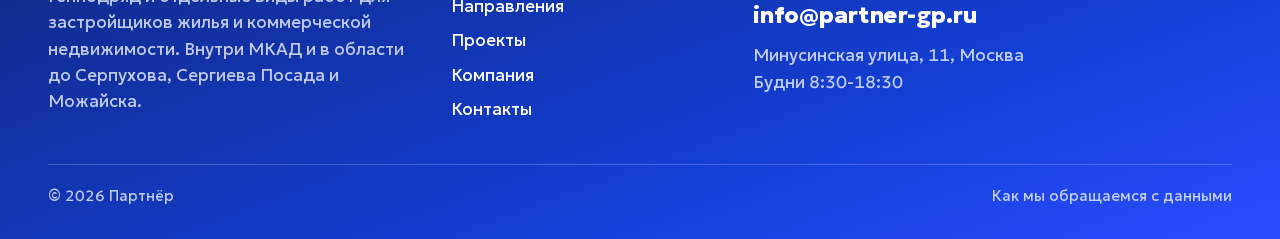
<file: partner/politika.html>
<!doctype html>
<html lang="ru">
<head>
<meta name="robots" content="noindex, nofollow">
<meta charset="utf-8">
<meta name="viewport" content="width=device-width,initial-scale=1">
<title>Как Партнёр обращается с данными из заявок</title>
<meta name="description" content="Какие данные Партнёр получает через заявку на сайте, зачем, где их хранит и как их удалить.">
<link rel="canonical" href="https://partner-gp.ru/politika.html">
<meta property="og:type" content="website">
<meta property="og:locale" content="ru_RU">
<meta property="og:site_name" content="Партнёр">
<meta property="og:title" content="Как Партнёр обращается с данными из заявок">
<meta property="og:description" content="Какие данные Партнёр получает через заявку на сайте, зачем, где их хранит и как их удалить.">
<meta property="og:url" content="https://partner-gp.ru/politika.html">
<meta property="og:image" content="https://partner-gp.ru/og-image.jpg">
<meta name="theme-color" content="#1F5BFF">
<link rel="icon" href="favicon.svg" type="image/svg+xml">
<link rel="icon" href="favicon-32x32.png" sizes="32x32" type="image/png">
<link rel="apple-touch-icon" href="apple-touch-icon.png">
<link rel="manifest" href="site.webmanifest">
<link rel="preload" href="fonts/Geologica-cyrillic.woff2" as="font" type="font/woff2" crossorigin>
<link rel="stylesheet" href="styles.css">
</head>
<body>
<a class="sr" href="#main">Перейти к содержанию</a>
<header class="top"><div class="wrap">
<a class="brand" href="index.html" aria-label="Партнёр, на главную"><svg viewBox="0 0 64 64" aria-hidden="true"><path fill="currentColor" d="M0 0H30V9L42 5V27L30 23V41L42 37V59L30 55V64H0Z"/><path fill="#F0306E" d="M30 0H64V64H30V55L42 59V37L30 41V23L42 27V5L30 9Z"/></svg><span>ПАРТНЁР</span></a>
<nav class="nav" aria-label="Разделы"><a href="napravleniya.html">Направления</a><a href="proekty.html">Проекты</a><a href="kompaniya.html">Компания</a><a href="kontakty.html">Контакты</a></nav>
<a class="tel" href="tel:+74993906214">+7 (499) 390-62-14</a>
<a class="btn" href="index.html#raschet">Рассчитать</a>
<button class="burger" type="button" aria-expanded="false" aria-controls="mnav" aria-label="Открыть меню"><i></i><i></i><i></i></button>
</div></header>
<nav class="mnav" id="mnav" aria-label="Меню"><a href="napravleniya.html">Направления</a><a href="proekty.html">Проекты</a><a href="kompaniya.html">Компания</a><a href="kontakty.html">Контакты</a><a href="index.html#raschet">Рассчитать объект</a><a class="mtel" href="tel:+74993906214">+7 (499) 390-62-14</a></nav>
<main id="main">
<section class="page-head ruled"><div class="wrap grid">
<div class="sec-head" style="margin-bottom:0"><h1 class="h1">Как мы обращаемся с данными</h1><p class="lead">Коротко и простыми словами. Действует с 2 ноября 2026 года.</p></div>
</div></section>
<section class="sec" style="padding-top:48px"><div class="wrap grid">
<aside class="qa-side"><p><b>Оператор: ООО «ПАРТНЕР», ИНН 9716001315</b></p><p>Москва, Минусинская улица, 11</p><p><a href="mailto:info@partner-gp.ru">info@partner-gp.ru</a></p></aside>
<div class="qa">
<section><h2>Какие данные мы получаем</h2><p>Только то, что вы сами написали в заявке: имя, телефон, почту, название компании, описание объекта и приложенные файлы. Рекламных и аналитических счётчиков на сайте нет, за тем, что вы смотрите, мы не следим.</p></section>
<section><h2>Зачем они нам</h2><p>Чтобы перезвонить, посчитать смету и договориться о встрече. Рассылок не делаем. Телефон и почту никому не продаём и не передаём.</p></section>
<section><h2>Кто их видит</h2><p>Руководитель проекта и сметчик, которые работают с вашей заявкой. Больше никто.</p></section>
<section><h2>Где и сколько храним</h2><ul><li>Заявка приходит в рабочую почту компании и хранится на серверах в России.</li><li>Если до работы дело не дошло, удаляем ваши контакты через год после последнего разговора.</li><li>Если начали строить вместе, храним столько, сколько закон требует хранить документы стройки.</li></ul></section>
<section><h2>Как удалить или исправить</h2><p>Напишите на <a href="mailto:info@partner-gp.ru">info@partner-gp.ru</a> и укажите телефон или почту из заявки. В течение десяти дней удалим или исправим данные и ответим, что сделали.</p></section>
<section><h2>Что говорит закон</h2><p>Данные обрабатываем по правилам 152-ФЗ. Разрешение, которое вы даёте галочкой под заявкой, можно отозвать письмом в любой момент.</p></section>
</div>
</div></section>
</main>
<footer class="footer"><div class="wrap grid">
<div class="f-about"><a class="brand" href="index.html" aria-label="Партнёр, на главную" style="color:var(--on-dark);margin-bottom:18px"><svg viewBox="0 0 64 64" aria-hidden="true"><path fill="currentColor" d="M0 0H30V9L42 5V27L30 23V41L42 37V59L30 55V64H0Z"/><path fill="#F0306E" d="M30 0H64V64H30V55L42 59V37L30 41V23L42 27V5L30 9Z"/></svg><span>ПАРТНЁР</span></a>
<p class="soft" style="max-width:36ch">Генподряд и отдельные виды работ для застройщиков жилья и коммерческой недвижимости. Внутри МКАД и в области до Серпухова, Сергиева Посада и Можайска.</p></div>
<div class="f-nav"><h2>Разделы</h2><ul><li><a href="index.html">Главная и калькулятор</a></li><li><a href="napravleniya.html">Направления</a></li><li><a href="proekty.html">Проекты</a></li><li><a href="kompaniya.html">Компания</a></li><li><a href="kontakty.html">Контакты</a></li></ul></div>
<div class="f-call"><h2>Звоните или пишите</h2><a class="f-big" href="tel:+74993906214">+7 (499) 390-62-14</a><a class="f-big" style="font-size:clamp(1.1rem,1.8vw,1.45rem)" href="mailto:info@partner-gp.ru">info@partner-gp.ru</a>
<p class="soft" style="margin-top:14px">Минусинская улица, 11, Москва<br>Будни 8:30-18:30</p></div>
<div class="f-bottom"><span>© 2026 Партнёр</span><a href="politika.html">Как мы обращаемся с данными</a></div>
</div></footer>
<script src="app.js" defer></script>
</body>
</html>
</file>
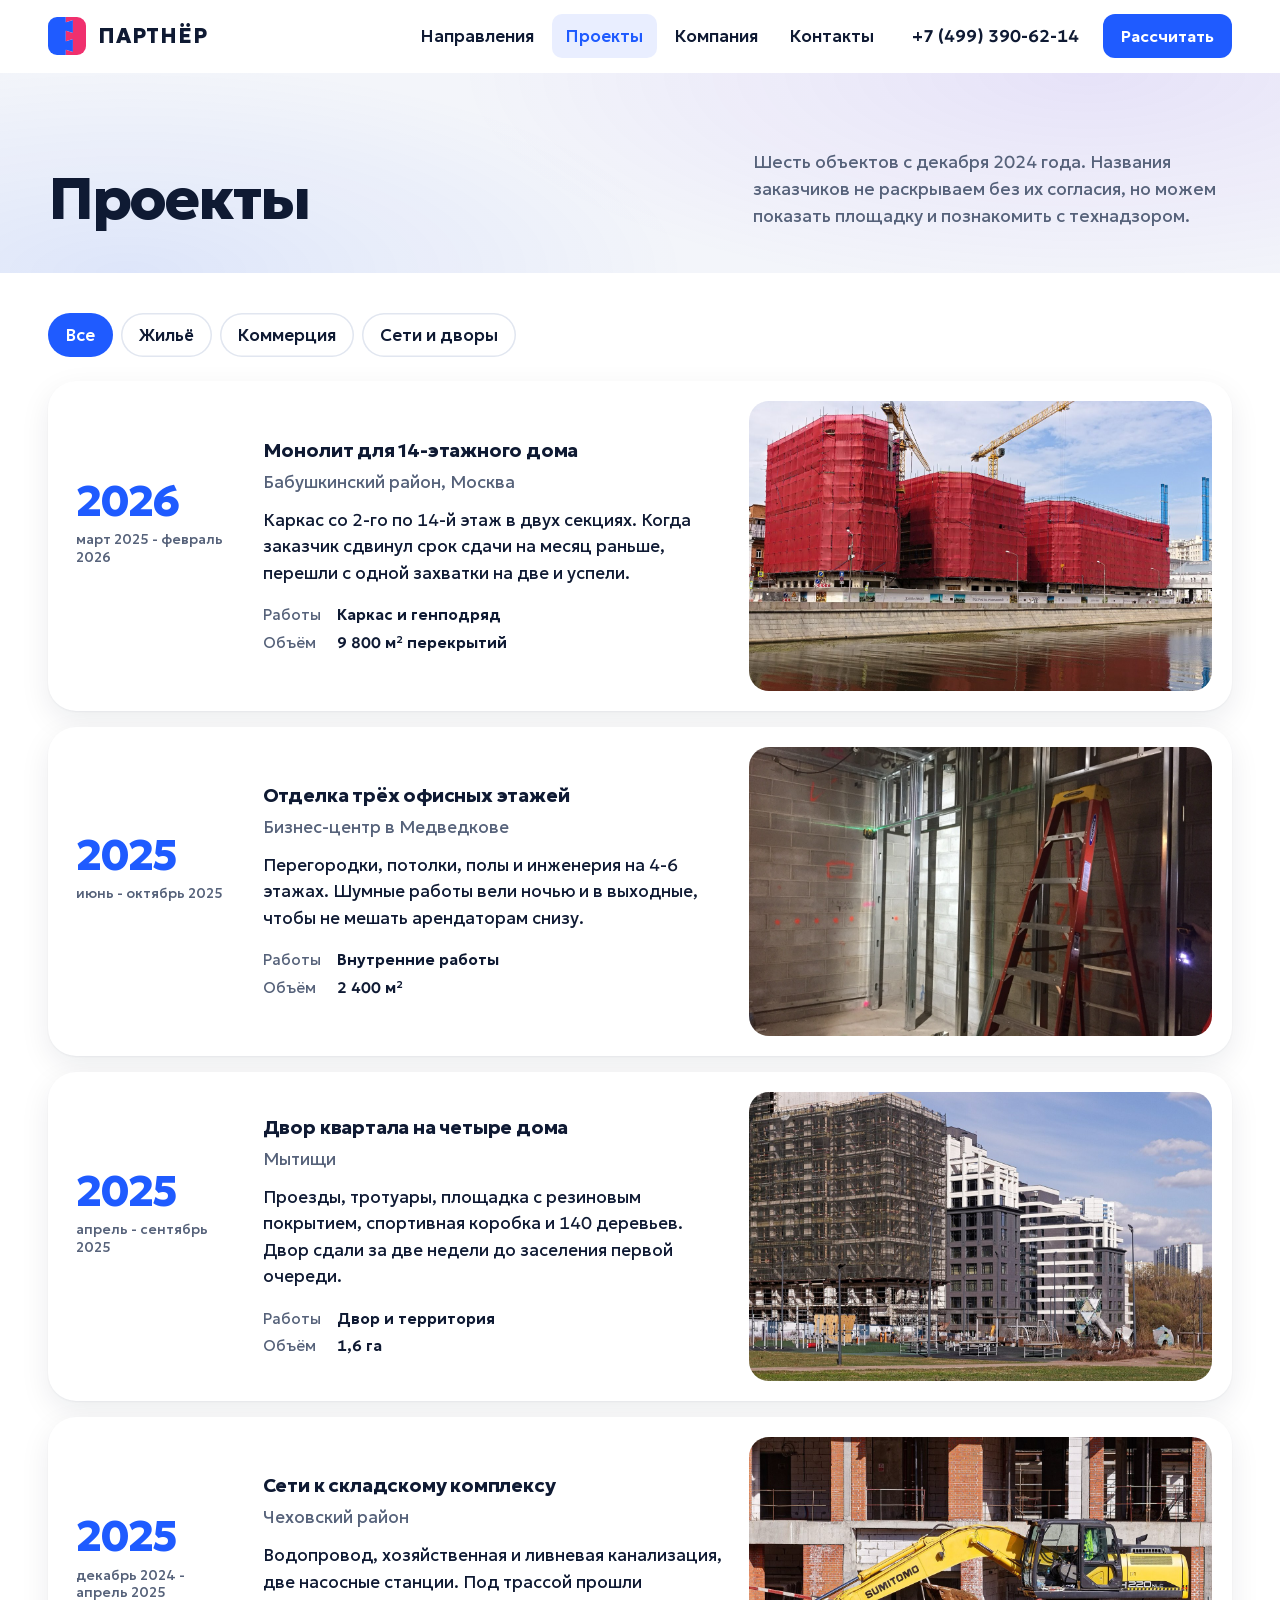
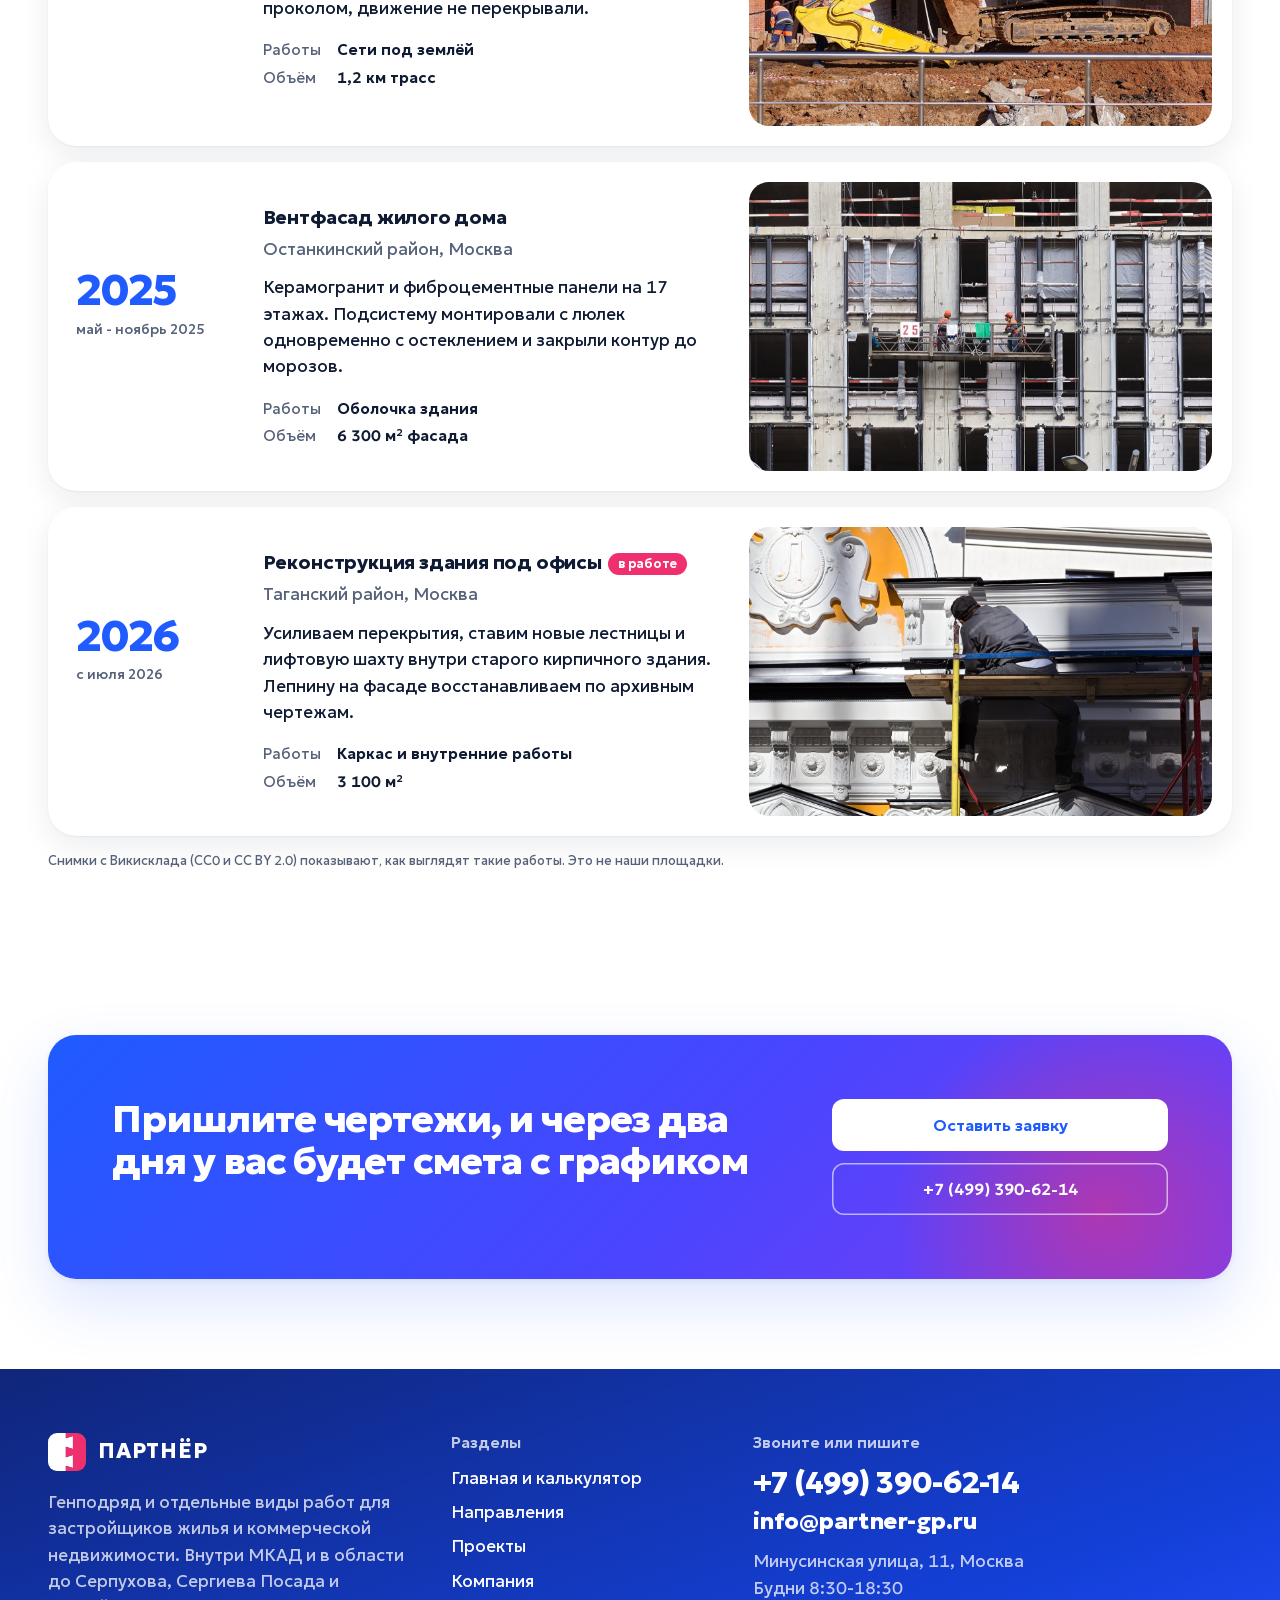
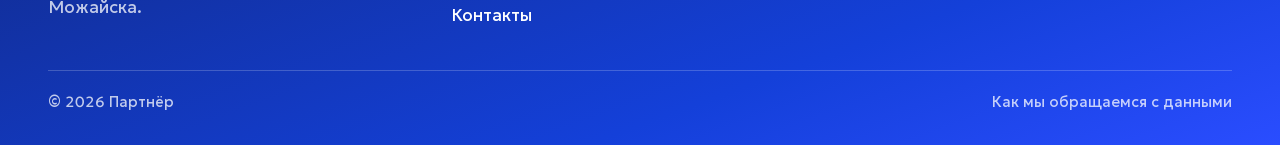
<file: partner/proekty.html>
<!doctype html>
<html lang="ru">
<head>
<meta name="robots" content="noindex, nofollow">
<meta charset="utf-8">
<meta name="viewport" content="width=device-width,initial-scale=1">
<title>Проекты Партнёра: жильё, офисы, сети и дворы</title>
<meta name="description" content="Объекты Партнёра с декабря 2024 года: монолит жилого дома, отделка офисов, двор квартала, сети к складу, вентфасад, реконструкция.">
<link rel="canonical" href="https://partner-gp.ru/proekty.html">
<meta property="og:type" content="website">
<meta property="og:locale" content="ru_RU">
<meta property="og:site_name" content="Партнёр">
<meta property="og:title" content="Проекты Партнёра: жильё, офисы, сети и дворы">
<meta property="og:description" content="Объекты Партнёра с декабря 2024 года: монолит жилого дома, отделка офисов, двор квартала, сети к складу, вентфасад, реконструкция.">
<meta property="og:url" content="https://partner-gp.ru/proekty.html">
<meta property="og:image" content="https://partner-gp.ru/og-image.jpg">
<meta name="theme-color" content="#1F5BFF">
<link rel="icon" href="favicon.svg" type="image/svg+xml">
<link rel="icon" href="favicon-32x32.png" sizes="32x32" type="image/png">
<link rel="apple-touch-icon" href="apple-touch-icon.png">
<link rel="manifest" href="site.webmanifest">
<link rel="preload" href="fonts/Geologica-cyrillic.woff2" as="font" type="font/woff2" crossorigin>
<link rel="stylesheet" href="styles.css">
</head>
<body>
<a class="sr" href="#main">Перейти к содержанию</a>
<header class="top"><div class="wrap">
<a class="brand" href="index.html" aria-label="Партнёр, на главную"><svg viewBox="0 0 64 64" aria-hidden="true"><path fill="currentColor" d="M0 0H30V9L42 5V27L30 23V41L42 37V59L30 55V64H0Z"/><path fill="#F0306E" d="M30 0H64V64H30V55L42 59V37L30 41V23L42 27V5L30 9Z"/></svg><span>ПАРТНЁР</span></a>
<nav class="nav" aria-label="Разделы"><a href="napravleniya.html">Направления</a><a href="proekty.html" aria-current="page">Проекты</a><a href="kompaniya.html">Компания</a><a href="kontakty.html">Контакты</a></nav>
<a class="tel" href="tel:+74993906214">+7 (499) 390-62-14</a>
<a class="btn" href="index.html#raschet">Рассчитать</a>
<button class="burger" type="button" aria-expanded="false" aria-controls="mnav" aria-label="Открыть меню"><i></i><i></i><i></i></button>
</div></header>
<nav class="mnav" id="mnav" aria-label="Меню"><a href="napravleniya.html">Направления</a><a href="proekty.html" aria-current="page">Проекты</a><a href="kompaniya.html">Компания</a><a href="kontakty.html">Контакты</a><a href="index.html#raschet">Рассчитать объект</a><a class="mtel" href="tel:+74993906214">+7 (499) 390-62-14</a></nav>
<main id="main">
<section class="page-head ruled"><div class="wrap grid">
<div class="sec-head" style="margin-bottom:0"><h1 class="h1">Проекты</h1><p class="lead">Шесть объектов с декабря 2024 года. Названия заказчиков не раскрываем без их согласия, но можем показать площадку и познакомить с технадзором.</p></div>
</div></section>
<section class="sec" style="padding-top:40px"><div class="wrap grid">
<div class="filter" aria-label="Какие объекты показать">
<button type="button" data-f="all" aria-pressed="true">Все</button>
<button type="button" data-f="zhile" aria-pressed="false">Жильё</button>
<button type="button" data-f="kom" aria-pressed="false">Коммерция</button>
<button type="button" data-f="terr" aria-pressed="false">Сети и дворы</button>
<span class="filter-count sr" aria-live="polite"></span>
</div>
<div class="ledger"><article class="row" data-cat="zhile">
<p class="yr">2026<small>март 2025 - февраль 2026</small></p>
<div class="info"><h2 class="h3">Монолит для 14-этажного дома</h2><p class="place">Бабушкинский район, Москва</p><p>Каркас со 2-го по 14-й этаж в двух секциях. Когда заказчик сдвинул срок сдачи на месяц раньше, перешли с одной захватки на две и успели.</p>
<dl><dt>Работы</dt><dd>Каркас и генподряд</dd><dt>Объём</dt><dd>9 800 м² перекрытий</dd></dl></div>
<figure class="photo"><img src="img/krok01.jpg" alt="Монолитные корпуса в строительной сетке у набережной" decoding="async" width="1400" height="933"></figure>
</article><article class="row" data-cat="kom">
<p class="yr">2025<small>июнь - октябрь 2025</small></p>
<div class="info"><h2 class="h3">Отделка трёх офисных этажей</h2><p class="place">Бизнес-центр в Медведкове</p><p>Перегородки, потолки, полы и инженерия на 4-6 этажах. Шумные работы вели ночью и в выходные, чтобы не мешать арендаторам снизу.</p>
<dl><dt>Работы</dt><dd>Внутренние работы</dd><dt>Объём</dt><dd>2 400 м²</dd></dl></div>
<figure class="photo"><img src="img/vnutri.jpg" alt="Каркас перегородок в офисном помещении" loading="lazy" decoding="async" width="1400" height="933"></figure>
</article><article class="row" data-cat="terr">
<p class="yr">2025<small>апрель - сентябрь 2025</small></p>
<div class="info"><h2 class="h3">Двор квартала на четыре дома</h2><p class="place">Мытищи</p><p>Проезды, тротуары, площадка с резиновым покрытием, спортивная коробка и 140 деревьев. Двор сдали за две недели до заселения первой очереди.</p>
<dl><dt>Работы</dt><dd>Двор и территория</dd><dt>Объём</dt><dd>1,6 га</dd></dl></div>
<figure class="photo"><img src="img/reka05.jpg" alt="Двор с игровой площадкой у жилых домов" loading="lazy" decoding="async" width="1400" height="933"></figure>
</article><article class="row" data-cat="terr">
<p class="yr">2025<small>декабрь 2024 - апрель 2025</small></p>
<div class="info"><h2 class="h3">Сети к складскому комплексу</h2><p class="place">Чеховский район</p><p>Водопровод, хозяйственная и ливневая канализация, две насосные станции. Под трассой прошли проколом, движение не перекрывали.</p>
<dl><dt>Работы</dt><dd>Сети под землёй</dd><dt>Объём</dt><dd>1,2 км трасс</dd></dl></div>
<figure class="photo"><img src="img/reka06.jpg" alt="Экскаватор на площадке у строящегося здания" loading="lazy" decoding="async" width="1400" height="933"></figure>
</article><article class="row" data-cat="zhile">
<p class="yr">2025<small>май - ноябрь 2025</small></p>
<div class="info"><h2 class="h3">Вентфасад жилого дома</h2><p class="place">Останкинский район, Москва</p><p>Керамогранит и фиброцементные панели на 17 этажах. Подсистему монтировали с люлек одновременно с остеклением и закрыли контур до морозов.</p>
<dl><dt>Работы</dt><dd>Оболочка здания</dd><dt>Объём</dt><dd>6 300 м² фасада</dd></dl></div>
<figure class="photo"><img src="img/pavel10.jpg" alt="Фасадная люлька на монолитном каркасе" loading="lazy" decoding="async" width="1400" height="933"></figure>
</article><article class="row" data-cat="kom">
<p class="yr">2026<small>с июля 2026</small></p>
<div class="info"><h2 class="h3">Реконструкция здания под офисы<span class="status">в работе</span></h2><p class="place">Таганский район, Москва</p><p>Усиливаем перекрытия, ставим новые лестницы и лифтовую шахту внутри старого кирпичного здания. Лепнину на фасаде восстанавливаем по архивным чертежам.</p>
<dl><dt>Работы</dt><dd>Каркас и внутренние работы</dd><dt>Объём</dt><dd>3 100 м²</dd></dl></div>
<figure class="photo"><img src="img/burdenko04.jpg" alt="Реставратор работает на лепном фасаде с лесов" loading="lazy" decoding="async" width="1400" height="933"></figure>
</article></div>
<p class="credit" style="grid-column:1/-1;margin-top:16px">Снимки с Викисклада (CC0 и CC BY 2.0) показывают, как выглядят такие работы. Это не наши площадки.</p>
</div></section>
<section class="callout"><div class="wrap grid">
<h2 class="h2">Пришлите чертежи, и через два дня у вас будет смета с графиком</h2>
<div class="acts"><a class="btn" href="kontakty.html#zayavka">Оставить заявку</a><a class="btn ghost" href="tel:+74993906214">+7 (499) 390-62-14</a></div>
</div></section>
</main>
<footer class="footer"><div class="wrap grid">
<div class="f-about"><a class="brand" href="index.html" aria-label="Партнёр, на главную" style="color:var(--on-dark);margin-bottom:18px"><svg viewBox="0 0 64 64" aria-hidden="true"><path fill="currentColor" d="M0 0H30V9L42 5V27L30 23V41L42 37V59L30 55V64H0Z"/><path fill="#F0306E" d="M30 0H64V64H30V55L42 59V37L30 41V23L42 27V5L30 9Z"/></svg><span>ПАРТНЁР</span></a>
<p class="soft" style="max-width:36ch">Генподряд и отдельные виды работ для застройщиков жилья и коммерческой недвижимости. Внутри МКАД и в области до Серпухова, Сергиева Посада и Можайска.</p></div>
<div class="f-nav"><h2>Разделы</h2><ul><li><a href="index.html">Главная и калькулятор</a></li><li><a href="napravleniya.html">Направления</a></li><li><a href="proekty.html">Проекты</a></li><li><a href="kompaniya.html">Компания</a></li><li><a href="kontakty.html">Контакты</a></li></ul></div>
<div class="f-call"><h2>Звоните или пишите</h2><a class="f-big" href="tel:+74993906214">+7 (499) 390-62-14</a><a class="f-big" style="font-size:clamp(1.1rem,1.8vw,1.45rem)" href="mailto:info@partner-gp.ru">info@partner-gp.ru</a>
<p class="soft" style="margin-top:14px">Минусинская улица, 11, Москва<br>Будни 8:30-18:30</p></div>
<div class="f-bottom"><span>© 2026 Партнёр</span><a href="politika.html">Как мы обращаемся с данными</a></div>
</div></footer>
<script src="app.js" defer></script>
</body>
</html>
</file>
<file: atrium/fonts/fonts.css>
/* Cormorant Garamond и Commissioner (SIL Open Font License), локальные копии с Google Fonts */
@font-face{font-family:'Cormorant Garamond';font-style:normal;font-weight:500 600;font-display:swap;src:url(Cormorant-cyrillic.woff2) format('woff2');unicode-range:U+0301,U+0400-045F,U+0490-0491,U+04B0-04B1,U+2116}
@font-face{font-family:'Cormorant Garamond';font-style:normal;font-weight:500 600;font-display:swap;src:url(Cormorant-latin.woff2) format('woff2');unicode-range:U+0000-00FF,U+0131,U+0152-0153,U+02BB-02BC,U+02C6,U+02DA,U+02DC,U+0304,U+0308,U+0329,U+2000-206F,U+20AC,U+2122,U+2191,U+2193,U+2212,U+2215,U+FEFF,U+FFFD}
@font-face{font-family:'Cormorant Garamond';font-style:italic;font-weight:500;font-display:swap;src:url(Cormorant-italic-cyrillic.woff2) format('woff2');unicode-range:U+0301,U+0400-045F,U+0490-0491,U+04B0-04B1,U+2116}
@font-face{font-family:'Cormorant Garamond';font-style:italic;font-weight:500;font-display:swap;src:url(Cormorant-italic-latin.woff2) format('woff2');unicode-range:U+0000-00FF,U+0131,U+0152-0153,U+02BB-02BC,U+02C6,U+02DA,U+02DC,U+0304,U+0308,U+0329,U+2000-206F,U+20AC,U+2122,U+2191,U+2193,U+2212,U+2215,U+FEFF,U+FFFD}
@font-face{font-family:'Commissioner';font-style:normal;font-weight:400 600;font-display:swap;src:url(Commissioner-cyrillic.woff2) format('woff2');unicode-range:U+0301,U+0400-045F,U+0490-0491,U+04B0-04B1,U+2116}
@font-face{font-family:'Commissioner';font-style:normal;font-weight:400 600;font-display:swap;src:url(Commissioner-latin.woff2) format('woff2');unicode-range:U+0000-00FF,U+0131,U+0152-0153,U+02BB-02BC,U+02C6,U+02DA,U+02DC,U+0304,U+0308,U+0329,U+2000-206F,U+20AC,U+2122,U+2191,U+2193,U+2212,U+2215,U+FEFF,U+FFFD}
</file>
<file: partner/styles.css>
/* Партнёр: общие стили всех страниц */
@font-face{font-family:'Geologica';font-style:normal;font-weight:300 800;font-display:swap;src:url(fonts/Geologica-cyrillic.woff2) format('woff2');unicode-range:U+0301,U+0400-045F,U+0490-0491,U+04B0-04B1,U+2116}
@font-face{font-family:'Geologica';font-style:normal;font-weight:300 800;font-display:swap;src:url(fonts/Geologica-latin.woff2) format('woff2');unicode-range:U+0000-00FF,U+0131,U+0152-0153,U+02BB-02BC,U+02C6,U+02DA,U+02DC,U+0304,U+0308,U+0329,U+2000-206F,U+20AC,U+2122,U+2191,U+2193,U+2212,U+2215,U+FEFF,U+FFFD}

:root{
  --bg:#FFFFFF;
  --tint:#F3F5FA;
  --tint-2:#E9EEFF;
  --blue:#1F5BFF;
  --blue-deep:#1440D9;
  --violet:#6A3DF5;
  --pink:#F0306E;
  --pink-soft:#FFE6EE;
  --ink:#0F1A33;
  --ink-soft:#56627A;
  --line:#E1E6F0;
  --on-dark:#FFFFFF;
  --on-dark-soft:rgba(255,255,255,.74);
  --line-dark:rgba(255,255,255,.2);
  --bad:#D3204F;
  --grad:linear-gradient(135deg,#1F5BFF 0%,#4A45FF 55%,#7A3DF0 100%);
  --shadow:0 1px 2px rgba(15,26,51,.05),0 10px 30px rgba(15,26,51,.08);
  --shadow-lg:0 2px 6px rgba(15,26,51,.06),0 24px 60px rgba(31,91,255,.16);
  --r:20px;
  --r-lg:28px;
  --r-btn:12px;
  --text:'Geologica',system-ui,sans-serif;
  --gut:clamp(16px,4vw,48px);
  --max:1320px;
  --ease:cubic-bezier(.16,1,.3,1);
}
*,*::before,*::after{box-sizing:border-box}
html{-webkit-text-size-adjust:100%;scroll-padding-top:88px}
body{margin:0;background:var(--bg);color:var(--ink);font:400 17px/1.55 var(--text);-webkit-font-smoothing:antialiased;font-variant-numeric:lining-nums tabular-nums}
img,svg{display:block;max-width:100%}
a{color:inherit;text-decoration-thickness:2px;text-underline-offset:4px}
a:hover{text-decoration-color:var(--blue)}
::selection{background:var(--blue);color:#fff}
:focus-visible{outline:3px solid var(--blue);outline-offset:3px;border-radius:6px}
.footer :focus-visible,.callout :focus-visible,.result :focus-visible{outline-color:#fff}
button,input,select,textarea{font:inherit;color:inherit}
p{margin:0 0 1em}
ul{margin:0;padding:0;list-style:none}
h1,h2,h3{margin:0;font-weight:800;text-wrap:balance}
.sr{position:absolute;width:1px;height:1px;overflow:hidden;clip:rect(0 0 0 0);white-space:nowrap}

/* сетка */
.wrap{width:100%;max-width:var(--max);margin:0 auto;padding-left:var(--gut);padding-right:var(--gut)}
.grid{display:grid;grid-template-columns:repeat(12,minmax(0,1fr));column-gap:24px}
.ruled{position:relative}
@media (max-width:860px){.grid{column-gap:16px}}

/* типографика */
.h1{font:800 clamp(2.2rem,4.6vw,4rem)/1.04 var(--text);letter-spacing:-.035em}
.h2{font:800 clamp(1.75rem,3vw,2.6rem)/1.08 var(--text);letter-spacing:-.03em}
.h3{font:700 1.2rem/1.3 var(--text);letter-spacing:-.01em}
.lead{font-size:clamp(1.05rem,1.35vw,1.22rem);line-height:1.55;max-width:56ch;color:var(--ink-soft)}
.soft{color:var(--ink-soft)}
.dark{background:var(--tint)}
.num{font-family:var(--text);font-weight:800;letter-spacing:-.03em}

/* кнопки */
.btn{display:inline-flex;align-items:center;justify-content:center;gap:10px;min-height:52px;padding:0 26px;border:0;
  background:var(--blue);color:#fff;font-weight:600;font-size:1rem;text-decoration:none;cursor:pointer;border-radius:var(--r-btn);
  box-shadow:0 6px 18px rgba(31,91,255,.28);transition:background .2s,box-shadow .2s,transform .2s}
.btn:hover{background:var(--blue-deep);box-shadow:0 8px 24px rgba(31,91,255,.36)}
.btn:active{transform:translateY(1px)}
.btn.ghost,.btn.ghost-light{background:#fff;color:var(--blue);box-shadow:inset 0 0 0 1.5px var(--line)}
.btn.ghost:hover,.btn.ghost-light:hover{background:var(--tint-2);box-shadow:inset 0 0 0 1.5px var(--blue)}
.btn[disabled]{opacity:.45;cursor:not-allowed;box-shadow:none}
.btn svg{width:20px;height:20px}
.link{font-weight:600;color:var(--blue);text-decoration:none;border-bottom:2px solid rgba(31,91,255,.25)}
.link:hover{border-bottom-color:var(--blue)}

/* шапка */
.top{position:sticky;top:0;z-index:40;background:rgba(255,255,255,.92);backdrop-filter:saturate(1.6) blur(12px);-webkit-backdrop-filter:saturate(1.6) blur(12px);border-bottom:1px solid transparent;transition:box-shadow .25s,border-color .25s}
.top.is-scrolled{box-shadow:0 6px 24px rgba(15,26,51,.08);border-bottom-color:var(--line)}
.top .wrap{display:flex;align-items:center;gap:24px;min-height:72px}
.brand{display:flex;align-items:center;gap:12px;text-decoration:none;flex:none;color:var(--blue)}
.brand svg{width:38px;height:38px;border-radius:9px}
.brand span{font:800 1.3rem/1 var(--text);letter-spacing:.04em;color:var(--ink)}
.nav{display:flex;gap:4px;margin-left:auto}
.nav a{display:block;padding:9px 14px;text-decoration:none;font-weight:500;border-radius:10px;transition:background .15s,color .15s}
.nav a:hover{background:var(--tint);color:var(--blue)}
.nav a[aria-current="page"]{background:var(--tint-2);color:var(--blue)}
.tel{font-weight:600;text-decoration:none;white-space:nowrap}
.tel:hover{color:var(--blue)}
.top .btn{min-height:44px;padding:0 18px;box-shadow:none}
.burger{display:none;width:46px;height:46px;border:0;border-radius:12px;background:var(--tint);cursor:pointer;margin-left:auto;padding:0}
.burger i{display:block;width:20px;height:2px;border-radius:2px;background:var(--ink);margin:5px auto;transition:transform .25s var(--ease),opacity .2s}
.burger[aria-expanded="true"] i:nth-child(1){transform:translateY(7px) rotate(45deg)}
.burger[aria-expanded="true"] i:nth-child(2){opacity:0}
.burger[aria-expanded="true"] i:nth-child(3){transform:translateY(-7px) rotate(-45deg)}
.mnav{display:none}
@media (max-width:1060px){.top .tel{display:none}}
@media (max-width:900px){
  .nav,.top .btn{display:none}
  .burger{display:block}
  .mnav{display:block;position:fixed;inset:72px 0 auto;background:#fff;padding:8px var(--gut) 28px;box-shadow:0 24px 40px rgba(15,26,51,.14);border-radius:0 0 24px 24px;
    transform:translateY(-12px);opacity:0;visibility:hidden;transition:opacity .2s,transform .3s var(--ease),visibility 0s .3s;z-index:39}
  .mnav[data-open="true"]{transform:none;opacity:1;visibility:visible;transition:opacity .2s,transform .3s var(--ease)}
  .mnav a{display:block;padding:14px 0;border-bottom:1px solid var(--line);text-decoration:none;font:700 1.3rem/1.2 var(--text)}
  .mnav a[aria-current="page"]{color:var(--blue)}
  .mnav .mtel{font:600 1.1rem var(--text);border:0;padding-top:20px;color:var(--blue)}
}

/* подвал */
.footer{background:linear-gradient(160deg,#10267A 0%,#1440D9 70%,#2A4DFF 100%);color:var(--on-dark);padding:64px 0 32px;margin-top:0}
.footer .grid{row-gap:32px}
.footer .brand{color:#fff}
.footer .brand span{color:#fff}
.footer .soft{color:var(--on-dark-soft)}
.f-about{grid-column:span 4}
.f-nav{grid-column:span 3}
.f-call{grid-column:span 5}
.footer h2{font:600 .95rem/1.3 var(--text);color:var(--on-dark-soft);margin:0 0 12px}
.footer li{margin-bottom:8px}
.footer a{text-decoration:none}
.footer a:hover{text-decoration:underline;text-decoration-color:var(--pink)}
.f-big{font:800 clamp(1.4rem,2.4vw,2rem)/1.15 var(--text);letter-spacing:-.02em;display:block;margin-bottom:8px}
.f-bottom{grid-column:1/-1;display:flex;flex-wrap:wrap;gap:12px 32px;justify-content:space-between;border-top:1px solid var(--line-dark);padding-top:20px;color:var(--on-dark-soft);font-size:.92rem}
@media (max-width:860px){.f-about,.f-nav,.f-call{grid-column:1/-1}}

/* фото */
.photo{position:relative;margin:0;background:var(--tint-2);overflow:hidden;border-radius:var(--r)}
.photo img{width:100%;height:100%;object-fit:cover}
.plate{position:absolute;left:14px;top:14px;background:rgba(255,255,255,.94);color:var(--ink);padding:6px 12px;font-weight:600;font-size:.85rem;max-width:calc(100% - 28px);line-height:1.3;border-radius:999px;box-shadow:0 4px 14px rgba(15,26,51,.12)}
.credit{font-size:.8rem;color:var(--ink-soft);margin-top:8px}

/* общие секции */
.sec{padding:clamp(56px,8vw,104px) 0}
.sec-head{grid-column:1/-1;display:grid;grid-template-columns:repeat(12,minmax(0,1fr));column-gap:24px;align-items:end;margin-bottom:clamp(28px,4vw,44px)}
.sec-head .h2,.sec-head .h1{grid-column:1/span 7}
.sec-head p{grid-column:8/-1;margin:0}
@media (max-width:860px){.sec-head{grid-template-columns:1fr;row-gap:14px}.sec-head .h2,.sec-head .h1,.sec-head p{grid-column:1}}
.page-head{padding:clamp(40px,6vw,76px) 0 clamp(28px,4vw,44px);background:radial-gradient(900px 320px at 85% 0%,rgba(122,61,240,.10),transparent 70%),radial-gradient(800px 300px at 10% 100%,rgba(31,91,255,.10),transparent 70%),var(--tint)}

/* первый экран */
.hero{position:relative;padding:clamp(28px,4vw,56px) 0 clamp(56px,7vw,96px);background:radial-gradient(1000px 520px at 92% 8%,rgba(122,61,240,.13),transparent 65%),radial-gradient(900px 480px at 0% 100%,rgba(31,91,255,.10),transparent 60%),linear-gradient(#F6F8FD,#fff)}
.hero-in{align-items:center;row-gap:40px}
.hero-text{grid-column:1/span 6}
.hero .h1{margin-bottom:22px;max-width:14ch}
.hero .lead{margin-bottom:30px}
.hero-acts{display:flex;flex-wrap:wrap;gap:12px}
.hero-visual{grid-column:7/-1;position:relative;padding:28px 0 36px 28px}
.hero-ph{margin:0;border-radius:var(--r-lg);overflow:hidden;aspect-ratio:5/4;box-shadow:var(--shadow-lg)}
.hero-ph img{width:100%;height:100%;object-fit:cover;object-position:40% 45%}
.hero-facts{list-style:none;margin:0;padding:0}
.hero-facts li{position:absolute;display:flex;align-items:center;gap:14px;background:#fff;border-radius:18px;padding:14px 18px 14px 14px;box-shadow:0 12px 36px rgba(15,26,51,.16);max-width:270px;animation:float-in .7s var(--ease) both}
.hero-facts b{flex:none;display:grid;place-items:center;min-width:56px;height:56px;padding:0 8px;border-radius:14px;font:800 1.7rem/1 var(--text);letter-spacing:-.03em;color:#fff;background:var(--grad)}
.hero-facts li:nth-child(2) b{background:var(--pink)}
.hero-facts span{font-size:.92rem;line-height:1.3;font-weight:500}
.hero-facts li:nth-child(1){left:0;top:0;animation-delay:.15s}
.hero-facts li:nth-child(2){right:-14px;top:42%;animation-delay:.3s}
.hero-facts li:nth-child(3){left:0;bottom:0;animation-delay:.45s}
@keyframes float-in{from{opacity:0;transform:translateY(14px)}to{opacity:1;transform:none}}
.hero-credit{position:absolute;right:14px;bottom:46px;margin:0;font-size:.72rem;color:rgba(255,255,255,.85);text-shadow:0 1px 3px rgba(0,0,0,.5)}
@media (max-width:1100px){.hero-text{grid-column:1/span 7}.hero-visual{grid-column:8/-1;padding-left:0}.hero-facts li{max-width:230px}}
@media (max-width:860px){
  .hero-text,.hero-visual{grid-column:1/-1}
  .hero-visual{padding:0}
  .hero-ph{aspect-ratio:4/3}
  .hero-facts{display:grid;gap:10px;margin-top:-28px;position:relative;padding:0 12px}
  .hero-facts li{position:static;max-width:none;animation:none}
  .hero-credit{bottom:auto;top:12px}
  .hero-acts .btn{flex:1 1 220px}
}

/* калькулятор */
.calc-sec{background:var(--tint);scroll-margin-top:60px}
.calc{grid-column:1/-1;display:grid;grid-template-columns:minmax(0,1.1fr) minmax(0,1fr);background:#fff;border-radius:var(--r-lg);box-shadow:var(--shadow);overflow:hidden}
.calc-in{padding:clamp(22px,3vw,40px)}
.calc fieldset{border:0;margin:0 0 26px;padding:0;min-width:0}
.calc legend{font-weight:700;margin-bottom:12px;padding:0;font-size:1.02rem}
.works{display:flex;flex-wrap:wrap;gap:8px}
.work{position:relative}
.work input{position:absolute;opacity:0;inset:0;width:100%;height:100%;margin:0;cursor:pointer;z-index:1}
.work span{display:flex;align-items:center;gap:10px;min-height:46px;padding:9px 16px 9px 12px;border-radius:999px;background:var(--tint);box-shadow:inset 0 0 0 1.5px transparent;transition:background .15s,color .15s,box-shadow .15s;line-height:1.2;font-size:.95rem;font-weight:500}
.work span::before{content:"";flex:none;width:20px;height:20px;border-radius:50%;background:#fff;box-shadow:inset 0 0 0 1.5px #C5CDDE}
.work:hover span{box-shadow:inset 0 0 0 1.5px var(--blue)}
.work input:checked+span{background:var(--blue);color:#fff}
.work input:checked+span::before{background:#fff url("data:image/svg+xml,%3Csvg xmlns='http://www.w3.org/2000/svg' viewBox='0 0 20 20'%3E%3Cpath d='M5 10.5l3.2 3.2L15 7' fill='none' stroke='%231F5BFF' stroke-width='2.4' stroke-linecap='round' stroke-linejoin='round'/%3E%3C/svg%3E") center/100% no-repeat;box-shadow:none}
.work input:focus-visible+span{outline:3px solid var(--blue);outline-offset:2px}
.seg{display:grid;grid-template-columns:repeat(3,1fr);gap:4px;background:var(--tint);padding:4px;border-radius:14px}
.seg label{position:relative}
.seg input{position:absolute;opacity:0;inset:0;margin:0;cursor:pointer;width:100%;height:100%}
.seg span{display:flex;align-items:center;justify-content:center;text-align:center;min-height:44px;padding:6px 8px;font-size:.93rem;line-height:1.2;border-radius:10px;font-weight:500;transition:background .15s,color .15s}
.seg input:checked+span{background:#fff;color:var(--blue);font-weight:700;box-shadow:0 2px 8px rgba(15,26,51,.1)}
.seg input:focus-visible+span{outline:3px solid var(--blue);outline-offset:-3px}
.area-row{display:flex;align-items:center;gap:16px}
.area-row input[type=range]{flex:1;accent-color:var(--blue);height:28px;min-width:0}
.area-num{display:flex;align-items:baseline;gap:6px;flex:none}
.area-num input{width:7.2em;background:var(--tint);border:1.5px solid transparent;color:var(--ink);padding:10px 12px;font-weight:700;text-align:right;border-radius:12px}
.area-num input:focus{outline:none;border-color:var(--blue);background:#fff}
.area-num small{color:var(--ink-soft)}
.result{background:var(--grad);color:#fff;padding:clamp(24px,3vw,40px);position:relative;display:flex;flex-direction:column;overflow:hidden}
.result::before{content:"";position:absolute;right:-120px;top:-120px;width:320px;height:320px;border-radius:50%;background:radial-gradient(circle,rgba(240,48,110,.45),transparent 70%);pointer-events:none}
.result>*{position:relative}
.result-body{flex:1}
.res-top{display:grid;grid-template-columns:repeat(3,minmax(0,1fr));gap:16px;border-bottom:1px solid rgba(255,255,255,.25);padding-bottom:20px;margin-bottom:18px}
.res-top b{display:block;font:800 clamp(1.6rem,2.3vw,2.2rem)/1.05 var(--text);letter-spacing:-.03em;margin-bottom:8px;white-space:nowrap}
.res-top span{font-size:.9rem;line-height:1.3;display:block;color:rgba(255,255,255,.8)}
.bars li{display:grid;grid-template-columns:minmax(0,11em) 1fr auto;gap:12px;align-items:center;padding:6px 0;font-size:.92rem}
.bars i{display:block;height:10px;border-radius:6px;background:#fff;transform-origin:left;transition:transform .45s var(--ease)}
.bars em{font-style:normal;font-weight:700;white-space:nowrap}
.res-foot{display:flex;flex-wrap:wrap;gap:16px;align-items:center;justify-content:space-between;margin-top:22px}
.res-foot p{margin:0;font-size:.88rem;max-width:34ch;color:rgba(255,255,255,.8)}
.result .btn{background:#fff;color:var(--blue);box-shadow:0 8px 24px rgba(10,20,80,.25)}
.result .btn:hover{background:var(--pink);color:#fff}
.res-empty{font-weight:600;margin:0}
@media (max-width:1100px){.calc{grid-template-columns:1fr}}
@media (max-width:560px){.res-top{grid-template-columns:1fr 1fr}.res-top div:last-child{grid-column:1/-1}.bars li{grid-template-columns:1fr auto}.bars i{grid-column:1/-1;grid-row:2}}

/* главная: польза */
.use .photo{grid-column:1/span 6;aspect-ratio:4/5;border-radius:var(--r-lg)}
.use-list{grid-column:8/-1;align-self:center}
.use-list .h2{margin-bottom:28px}
.use-list ul{display:grid;gap:12px}
.use-list li{background:var(--tint);border-radius:var(--r);padding:20px 22px 8px;position:relative}
.use-list li::before{content:"";position:absolute;left:22px;top:-1px;width:36px;height:4px;border-radius:0 0 4px 4px;background:var(--pink)}
.use-list h3{margin-bottom:6px}
@media (max-width:860px){.use .photo{grid-column:1/-1;aspect-ratio:4/3}.use-list{grid-column:1/-1;margin-top:32px}}

/* главная: направления плитками */
.board{grid-column:1/-1;display:flex;flex-wrap:wrap;gap:12px;margin:0}
.board a{display:inline-flex;align-items:center;gap:12px;text-decoration:none;background:#fff;border-radius:18px;padding:18px 22px;font:700 clamp(1.05rem,1.6vw,1.35rem)/1.2 var(--text);letter-spacing:-.01em;box-shadow:var(--shadow);transition:background .2s,color .2s,transform .2s}
.board a::after{content:"";width:9px;height:9px;border-right:2px solid currentColor;border-top:2px solid currentColor;transform:rotate(45deg);opacity:.5}
.board a:hover{background:var(--blue);color:#fff;transform:translateY(-2px)}
.board .sq{display:none}

/* главная: последние проекты */
.recent{grid-column:1/-1;display:grid;grid-template-columns:repeat(3,minmax(0,1fr));gap:24px}
.recent a{text-decoration:none;display:block;background:#fff;border-radius:var(--r);box-shadow:var(--shadow);overflow:hidden;padding-bottom:20px;transition:transform .2s,box-shadow .2s}
.recent a:hover{transform:translateY(-3px);box-shadow:var(--shadow-lg)}
.recent a>*:not(figure){padding:0 20px}
.recent .photo{aspect-ratio:4/3;margin-bottom:16px;border-radius:0}
.recent h3{margin-bottom:6px}
.recent .soft{margin:0}
.all-link{grid-column:1/-1;margin-top:32px}
@media (max-width:860px){.recent{grid-template-columns:1fr}}

/* полоса призыва */
.callout{padding:clamp(24px,4vw,48px) 0 clamp(56px,7vw,96px)}
.callout .wrap{max-width:calc(var(--max) - 2 * var(--gut));padding:clamp(28px,5vw,64px);background:var(--grad);border-radius:var(--r-lg);color:#fff;position:relative;overflow:hidden;box-shadow:var(--shadow-lg);margin:0 auto;width:calc(100% - 2 * var(--gut))}
.callout .wrap::before{content:"";position:absolute;right:-80px;bottom:-140px;width:420px;height:420px;border-radius:50%;background:radial-gradient(circle,rgba(240,48,110,.5),transparent 70%)}
.callout .wrap>*{position:relative}
.callout .h2{grid-column:1/span 8;color:#fff}
.callout .acts{grid-column:9/-1;display:flex;flex-direction:column;gap:12px;align-self:end}
.callout .btn{background:#fff;color:var(--blue);box-shadow:none}
.callout .btn:hover{background:var(--pink);color:#fff}
.callout .btn.ghost{background:transparent;color:#fff;box-shadow:inset 0 0 0 1.5px rgba(255,255,255,.6)}
.callout .btn.ghost:hover{background:rgba(255,255,255,.12)}
@media (max-width:860px){.callout .h2,.callout .acts{grid-column:1/-1}.callout .acts{margin-top:28px}}

/* направления: лента */
.ribbon{grid-column:1/-1;display:flex;flex-wrap:wrap;gap:10px}
@media (max-width:1100px){.ribbon{flex-wrap:nowrap;overflow-x:auto;scrollbar-width:none;scroll-snap-type:x proximity;margin:0 calc(-1 * var(--gut));padding:4px var(--gut) 10px}.ribbon::-webkit-scrollbar{display:none}.ribbon button{flex:0 0 auto}}
.ribbon button{min-width:0;display:flex;flex-direction:column;align-items:flex-start;text-align:left;background:#fff;border:0;border-radius:16px;padding:14px 18px;cursor:pointer;scroll-snap-align:start;box-shadow:inset 0 0 0 1.5px var(--line);transition:background .15s,box-shadow .15s,color .15s}
.ribbon button b{display:block;font:700 1rem/1.2 var(--text);margin-bottom:3px}
.ribbon button span{font-size:.82rem;color:var(--ink-soft)}
.ribbon button:hover{box-shadow:inset 0 0 0 1.5px var(--blue)}
.ribbon button[aria-selected="true"]{background:var(--blue);color:#fff;box-shadow:0 8px 22px rgba(31,91,255,.3)}
.ribbon button[aria-selected="true"] span{color:rgba(255,255,255,.8)}
.panels{grid-column:1/-1}
.panel{display:grid;grid-template-columns:repeat(12,minmax(0,1fr));column-gap:32px;padding:clamp(18px,2.4vw,28px);margin-top:20px;background:#fff;border-radius:var(--r-lg);box-shadow:var(--shadow)}
.panel[hidden]{display:none}
.p-ph{grid-column:1/span 6;align-self:start}
.panel .photo{aspect-ratio:4/3}
.panel .photo img{transition:clip-path .6s var(--ease)}
.panel.enter .photo img{clip-path:inset(0 100% 0 0)}
.p-body{grid-column:7/-1;padding:8px 8px 8px 0}
.p-body .h2{margin-bottom:14px}
.p-body h3{font:700 1rem/1.3 var(--text);margin:22px 0 10px}
.ticks li{position:relative;padding-left:22px;margin-bottom:6px}
.ticks li::before{content:"";position:absolute;left:2px;top:.5em;width:9px;height:9px;border-radius:50%;background:var(--pink)}
.term{display:flex;gap:12px;align-items:baseline;flex-wrap:wrap;margin:22px 0;background:var(--tint-2);padding:14px 18px;border-radius:14px}
.term b{font:800 1.5rem/1 var(--text);color:var(--blue);white-space:nowrap;letter-spacing:-.02em}
.p-acts{display:flex;flex-wrap:wrap;gap:12px;align-items:center;margin-top:8px}
.added{font-weight:600;color:var(--blue)}
.pager{grid-column:1/-1;display:flex;justify-content:space-between;gap:12px;margin-top:24px}
.pager button{background:#fff;border:0;box-shadow:inset 0 0 0 1.5px var(--line);border-radius:12px;min-height:48px;padding:0 18px;cursor:pointer;font-weight:600;color:var(--blue)}
.pager button:hover{box-shadow:inset 0 0 0 1.5px var(--blue)}
@media (max-width:960px){.panel{grid-template-columns:minmax(0,1fr);column-gap:0}.p-ph,.p-body{grid-column:1/-1}.p-body{margin-top:22px;padding:0}}

/* проекты */
.filter{grid-column:1/-1;display:flex;flex-wrap:wrap;gap:8px;margin-bottom:24px}
.filter button{border:0;background:#fff;box-shadow:inset 0 0 0 1.5px var(--line);min-height:44px;padding:0 18px;border-radius:999px;cursor:pointer;font-weight:500}
.filter button:hover{box-shadow:inset 0 0 0 1.5px var(--blue)}
.filter button[aria-pressed="true"]{background:var(--blue);color:#fff;box-shadow:none}
.ledger{grid-column:1/-1;display:grid;gap:16px}
.row{display:grid;grid-template-columns:repeat(12,minmax(0,1fr));column-gap:24px;padding:20px;background:#fff;border-radius:var(--r-lg);box-shadow:var(--shadow);align-items:center}
.row[hidden]{display:none}
.row .yr{grid-column:1/span 2;font:800 clamp(2rem,3.4vw,3rem)/.9 var(--text);letter-spacing:-.04em;color:var(--blue);padding-left:8px}
.row .yr small{display:block;font:500 .85rem/1.3 var(--text);letter-spacing:0;margin-top:10px;color:var(--ink-soft)}
.row .info{grid-column:3/span 5}
.row .info .h3{margin-bottom:6px}
.row .place{color:var(--ink-soft);margin-bottom:12px}
.row dl{display:grid;grid-template-columns:auto 1fr;gap:4px 16px;margin:14px 0 0;font-size:.95rem}
.row dt{color:var(--ink-soft)}
.row dd{margin:0;font-weight:600}
.row .photo{grid-column:8/-1;aspect-ratio:16/10}
.status{display:inline-block;background:var(--pink);color:#fff;padding:3px 10px;border-radius:999px;font-weight:600;font-size:.8rem;margin-left:6px;vertical-align:middle}
.empty-note{grid-column:1/-1;padding:28px 0}
@media (max-width:960px){.row{grid-template-columns:minmax(0,1fr);column-gap:0}.row .yr{grid-column:1/-1;margin-bottom:12px;padding:0}.row .yr small{display:inline;margin-left:12px}.row .info{grid-column:1/-1}.row .photo{grid-column:1/-1;margin-top:18px}}

/* компания */
.about-text{grid-column:1/span 7}
.about-text p{max-width:62ch}
.about-side{grid-column:9/-1;align-self:start;background:var(--grad);color:#fff;padding:28px;border-radius:var(--r-lg);box-shadow:var(--shadow-lg)}
.about-side .num{font-size:4rem;line-height:1;display:block}
@media (max-width:860px){.about-text,.about-side{grid-column:1/-1}.about-side{margin-top:28px}}
.table{grid-column:1/-1;width:100%;border-collapse:separate;border-spacing:0;background:#fff;border-radius:var(--r-lg);box-shadow:var(--shadow);overflow:hidden}
.table caption{text-align:left}
.table th,.table td{text-align:left;padding:16px 14px;border-bottom:1px solid var(--line);vertical-align:top}
.table tr:last-child td{border-bottom:0}
.table thead th{font-weight:600;font-size:.9rem;color:var(--ink-soft);background:var(--tint-2)}
.table td.n{font:800 1.6rem/1 var(--text);color:var(--blue);white-space:nowrap;width:1%;padding-right:28px;padding-left:22px;letter-spacing:-.02em}
@media (max-width:640px){.table thead{display:none}.table tr{display:grid;grid-template-columns:auto 1fr;border-bottom:1px solid var(--line);padding:12px 0}.table td{border:0;padding:2px 12px}.table td.n{grid-row:span 2}}
.steps{grid-column:1/-1;display:grid;grid-template-columns:repeat(6,minmax(0,1fr));gap:12px}
.steps li{padding:22px 18px;background:var(--tint);border-radius:var(--r)}
.steps .num{display:grid;place-items:center;width:44px;height:44px;border-radius:12px;font-size:1.3rem;margin-bottom:16px;color:#fff;background:var(--grad)}
.steps h3{font:700 1.05rem/1.25 var(--text);margin-bottom:8px}
.steps p{font-size:.94rem;margin:0}
.steps .when{display:inline-block;font-weight:600;margin-top:12px;font-size:.84rem;color:var(--pink);background:var(--pink-soft);padding:3px 10px;border-radius:999px}
@media (max-width:1100px){.steps{grid-template-columns:repeat(3,minmax(0,1fr))}}
@media (max-width:640px){.steps{grid-template-columns:1fr}}

/* контакты и форма */
.c-main{grid-column:1/span 5}
.c-big{font:800 clamp(1.5rem,2.8vw,2.5rem)/1.05 var(--text);color:var(--blue);white-space:nowrap;text-decoration:none;display:inline-block;margin-bottom:10px;letter-spacing:-.03em}
.c-big:hover{color:var(--blue-deep)}
.c-list{margin-top:28px;background:var(--tint);border-radius:var(--r);padding:6px 20px}
.c-list div{display:grid;grid-template-columns:8.5em 1fr;gap:12px;padding:14px 0;border-bottom:1px solid var(--line)}
.c-list div:last-child{border-bottom:0}
.c-list dt{color:var(--ink-soft)}
.c-list dd{margin:0;font-weight:500}
.c-form{grid-column:7/-1;background:#fff;border-radius:var(--r-lg);box-shadow:var(--shadow-lg);padding:clamp(22px,3vw,40px)}
.c-form .h2{font-size:clamp(1.6rem,2.6vw,2.2rem);margin-bottom:10px}
@media (max-width:960px){.c-main,.c-form{grid-column:1/-1}.c-form{margin-top:36px}}
.set{background:var(--tint-2);padding:16px 18px;margin:18px 0 6px;border-radius:14px}
.set h3{font:700 1rem/1.3 var(--text);margin-bottom:6px}
.set p{margin:0 0 8px;font-size:.95rem}
.set button{background:none;border:0;padding:0;font-weight:600;color:var(--blue);text-decoration:underline;cursor:pointer}
.fields{display:grid;grid-template-columns:1fr 1fr;gap:16px 18px;margin-top:22px}
.field{display:flex;flex-direction:column;gap:6px}
.field.wide{grid-column:1/-1}
.field label{font-weight:600;font-size:.94rem}
.field label small{font-weight:400;color:var(--ink-soft)}
.field input,.field select,.field textarea{border:1.5px solid transparent;background:var(--tint);padding:12px 14px;border-radius:12px;min-height:50px;width:100%;transition:border-color .15s,background .15s}
.field textarea{min-height:120px;resize:vertical}
.field input:focus,.field select:focus,.field textarea:focus{outline:none;background:#fff;border-color:var(--blue);box-shadow:0 0 0 4px rgba(31,91,255,.12)}
.field [aria-invalid="true"]{border-color:var(--bad);background:var(--pink-soft)}
.field .err{color:var(--bad);font-size:.88rem;font-weight:500;min-height:0}
.file{grid-column:1/-1;display:flex;align-items:center;gap:14px;flex-wrap:wrap}
.file input{position:absolute;width:1px;height:1px;opacity:0}
.file label{border:1.5px dashed var(--blue);color:var(--blue);padding:12px 16px;border-radius:12px;cursor:pointer;font-weight:600;background:var(--tint-2)}
.file input:focus-visible+label{outline:3px solid var(--blue);outline-offset:2px}
.file span{font-size:.9rem;color:var(--ink-soft)}
.agree{grid-column:1/-1;display:flex;gap:12px;align-items:flex-start;font-size:.92rem}
.agree input{width:22px;height:22px;accent-color:var(--blue);flex:none;margin:2px 0 0}
.send{grid-column:1/-1;display:flex;flex-wrap:wrap;gap:16px;align-items:center}
.status-msg{grid-column:1/-1;padding:14px 16px;font-weight:500;margin:0;border-radius:12px}
.status-msg:empty{display:none}
.status-msg.ok{background:var(--tint-2);color:var(--blue-deep)}
.status-msg.bad{background:var(--pink-soft);color:var(--bad)}
.hp{position:absolute;left:-9999px}
@media (max-width:560px){.fields{grid-template-columns:1fr}.c-list div{grid-template-columns:1fr;gap:2px}}

/* политика */
.qa{grid-column:1/span 8;grid-row:1;display:grid;gap:14px}
.qa section{background:#fff;border-radius:var(--r);box-shadow:inset 0 0 0 1.5px var(--line);padding:22px 24px 10px}
.qa h2{font:800 clamp(1.2rem,1.8vw,1.5rem)/1.2 var(--text);letter-spacing:-.02em;margin-bottom:10px}
.qa p,.qa li{max-width:64ch}
.qa ul{margin:0 0 1em}
.qa li{position:relative;padding-left:20px;margin-bottom:6px}
.qa li::before{content:"";position:absolute;left:2px;top:.55em;width:8px;height:8px;border-radius:50%;background:var(--pink)}
.qa-side{grid-column:10/-1;grid-row:1;align-self:start;position:sticky;top:96px;background:var(--tint-2);padding:22px;border-radius:var(--r)}
.qa-side p{margin:0 0 8px;font-size:.95rem}
@media (max-width:960px){.qa,.qa-side{grid-column:1/-1;grid-row:auto}.qa-side{position:static;margin-bottom:24px;order:-1}}

/* 404 */
.nf{min-height:60vh;display:flex;align-items:center}
.nf .num{font-size:clamp(6rem,22vw,15rem);line-height:.85;display:block;margin-bottom:20px;background:var(--grad);-webkit-background-clip:text;background-clip:text;color:transparent}

@media (prefers-reduced-motion:reduce){*,*::before,*::after{transition-duration:.01ms!important;animation-duration:.01ms!important;scroll-behavior:auto!important}.panel.enter .photo img{clip-path:none}}
@media print{.top,.footer,.calc,.callout{display:none}body{background:#fff}}
</file>
